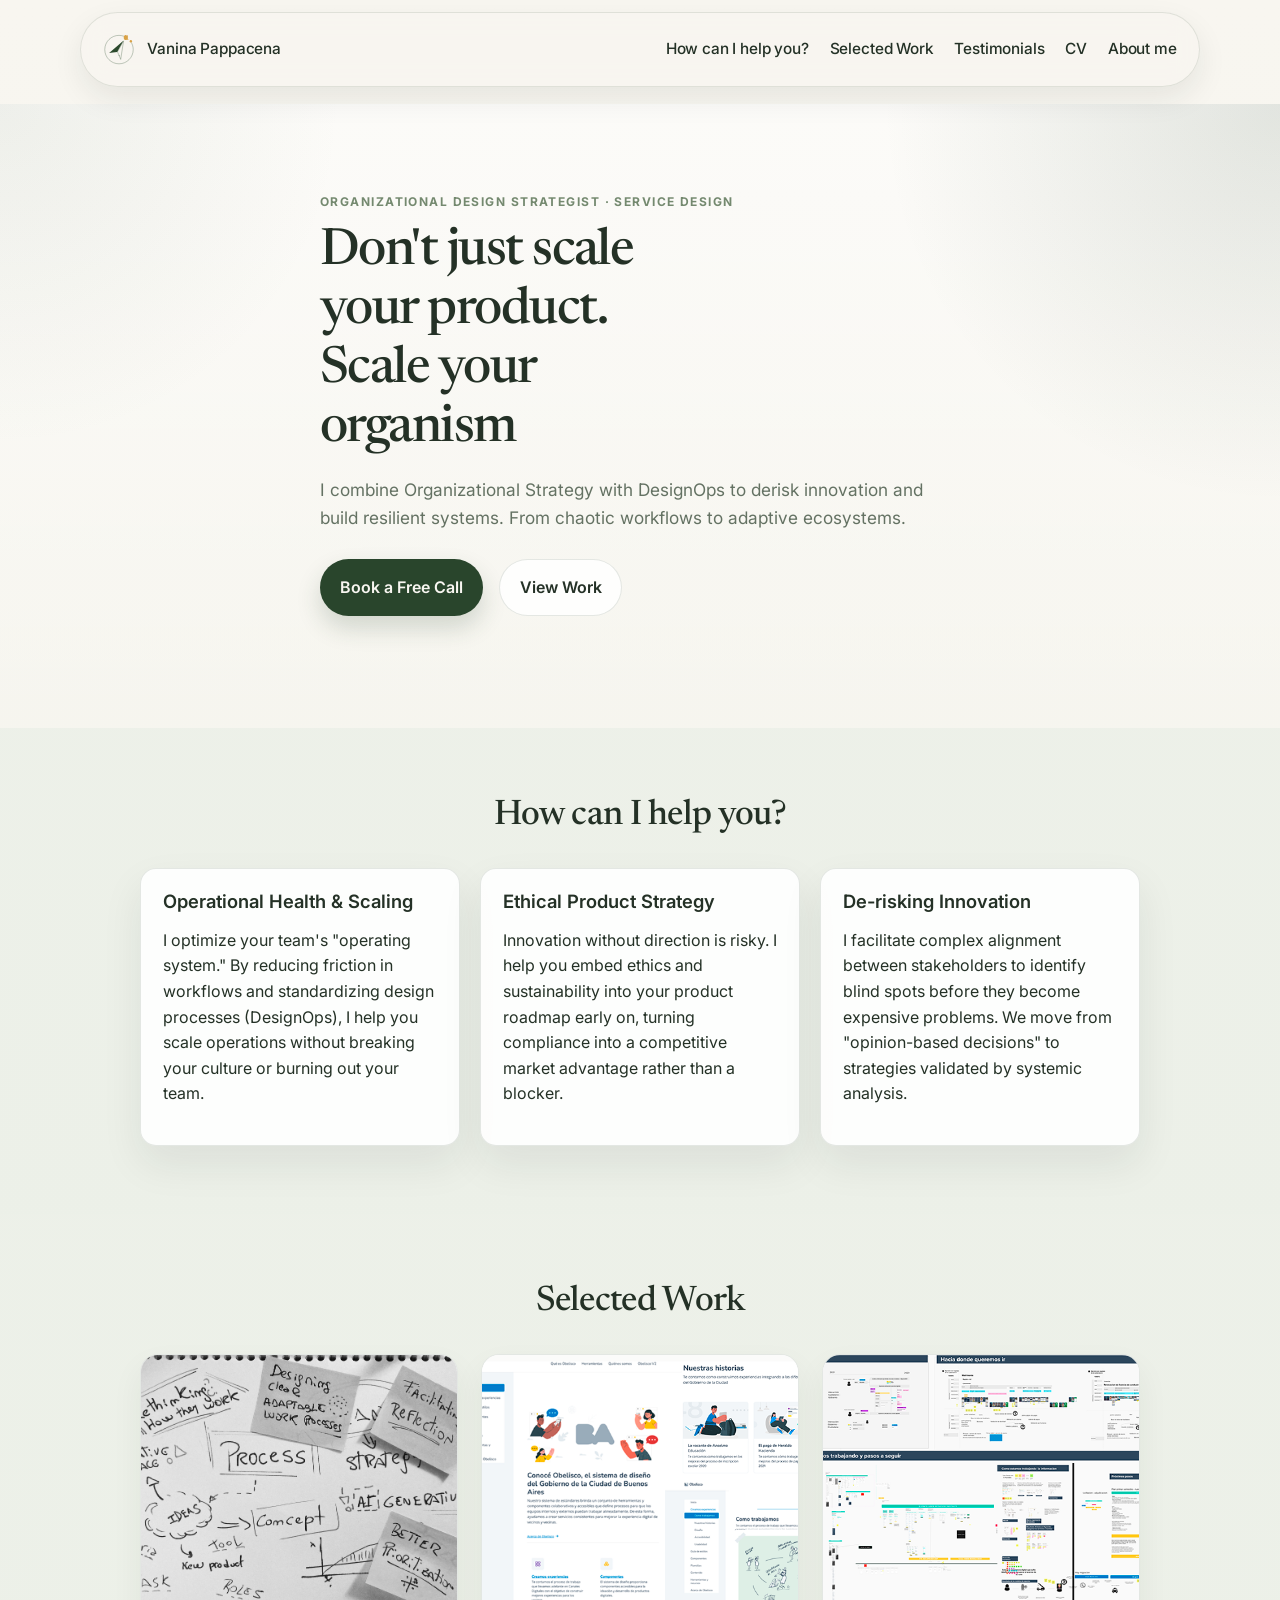
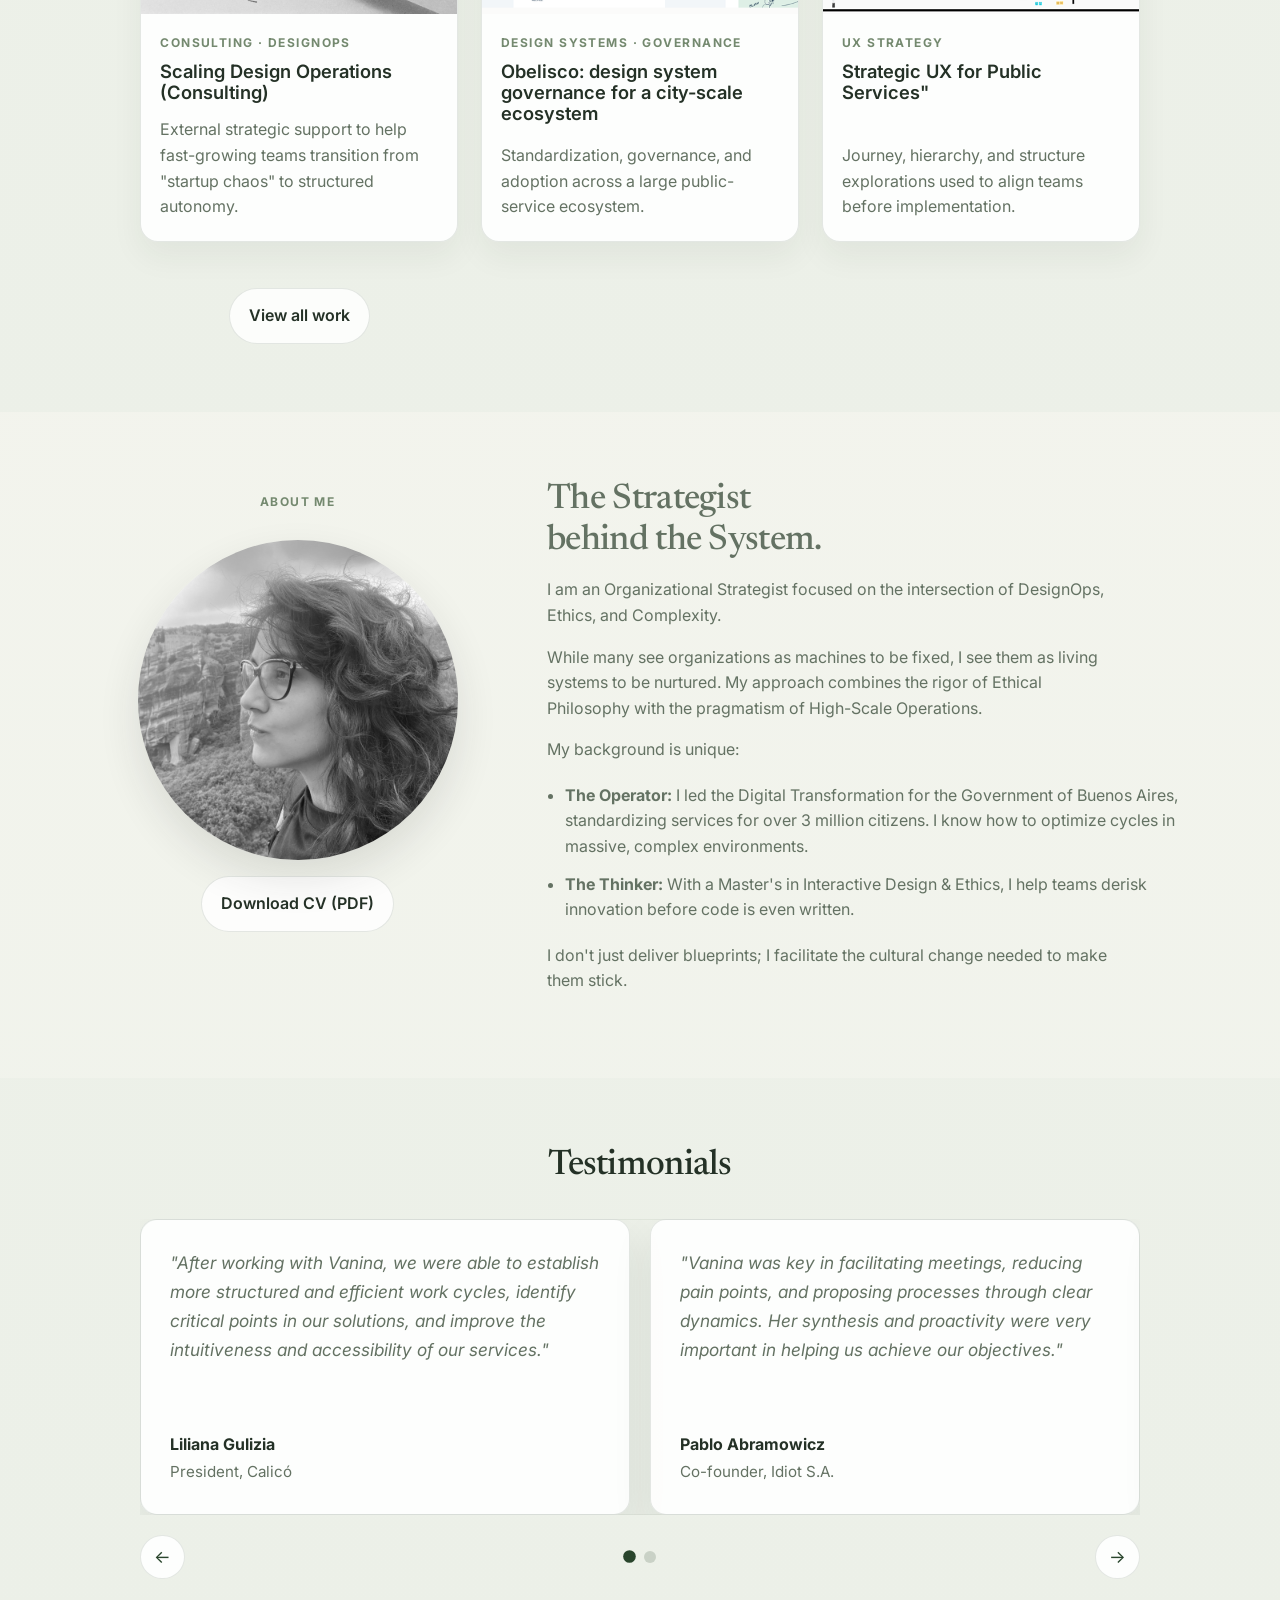
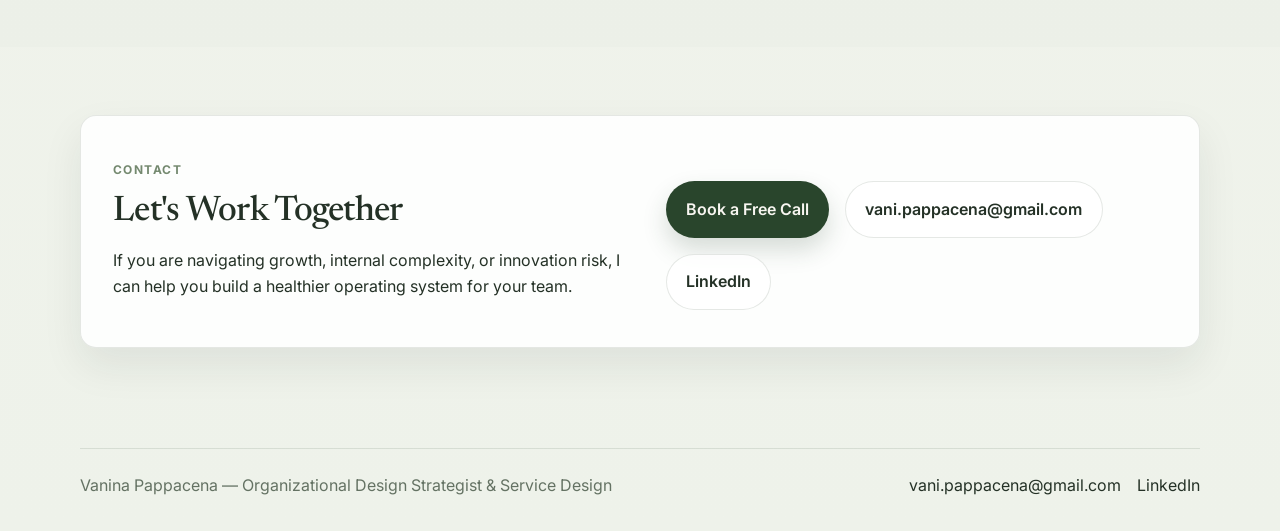
<file: index.html>
<!DOCTYPE html>
<html lang="en">
  <head>
    <meta charset="UTF-8" />
    <meta name="viewport" content="width=device-width, initial-scale=1.0" />
    <title>Vanina Pappacena | Organizational Design Strategist & Service Design</title>
    <meta
      name="description"
      content="Vanina Pappacena helps startups, digital teams, and mission-driven organizations reduce workflow friction, align stakeholders, and scale resilient operating systems through DesignOps, service design, and ethical product strategy."
    />
    <link rel="preconnect" href="https://fonts.googleapis.com" />
    <link rel="preconnect" href="https://fonts.gstatic.com" crossorigin />
    <link
      href="https://fonts.googleapis.com/css2?family=Inter:wght@400;500;600;700;800&family=Newsreader:opsz,wght@6..72,400;6..72,500;6..72,600&display=swap"
      rel="stylesheet"
    />
    <link rel="stylesheet" href="styles.css" />
    <link rel="icon" href="favicon.svg" type="image/svg+xml" />
  </head>
  <body>
    <a class="skip-link" href="#main">Skip to content</a>
    <header class="hero">
      <nav class="nav container">
        <a href="#top" class="brand" aria-label="Vanina Pappacena home">
          <span class="brand-mark" aria-hidden="true">
            <svg viewBox="0 0 26 27" xmlns="http://www.w3.org/2000/svg">
              <path d="M23.3946 8C24.4156 9.76504 25 11.8143 25 14C25 20.6274 19.6274 26 13 26C6.37258 26 1 20.6274 1 14C1 7.37258 6.37258 2 13 2C14.4025 2 15.7489 2.24062 17 2.68282" />
              <path d="M13.1991 19.167L14.4355 22.2803L16.8695 6.65194L11.7145 15.9192L13.1991 19.167Z" />
              <path d="M7.9419 16.3887L4.68591 16.9181L16.6733 6.60284L11.4561 15.9947L7.95185 16.3896L7.9419 16.3887Z" class="fill" />
              <path d="M18.597 6C18.2845 6 18.0086 5.92142 17.7692 5.76426C17.5299 5.60709 17.3419 5.37389 17.2051 5.06463C17.0684 4.75032 17 4.36248 17 3.90114C17 3.21166 17.1441 2.68441 17.4322 2.31939C17.7253 1.95437 18.1234 1.77186 18.6264 1.77186C18.812 1.77186 18.9805 1.79974 19.1318 1.85551C19.2833 1.90621 19.4176 1.97972 19.5348 2.07604C19.6569 2.1673 19.7594 2.2763 19.8425 2.40304L19.8718 2.40304L19.967 1.84791L20.4798 1.84791L20.4798 5.02661C20.4798 5.18378 20.5092 5.29531 20.5678 5.36121C20.6264 5.42205 20.6972 5.45247 20.7802 5.45247C20.8193 5.45247 20.8608 5.4474 20.9048 5.43726C20.9487 5.42712 20.9805 5.41952 21 5.41445L21 5.90114C20.9756 5.91635 20.9414 5.93156 20.8974 5.94676C20.8535 5.96198 20.8046 5.97465 20.751 5.98479C20.6972 5.99493 20.6434 6 20.5898 6C20.409 6 20.2576 5.95437 20.1355 5.86311C20.0183 5.77186 19.9329 5.60963 19.8791 5.37643L19.8278 5.37643C19.7497 5.4981 19.652 5.6071 19.5348 5.70342C19.4176 5.79468 19.2808 5.86819 19.1246 5.92395C18.9682 5.97465 18.7924 6 18.597 6Z" class="accent" />
              <circle cx="23" cy="7" r="1" class="accent" />
            </svg>
          </span>
          <span>Vanina Pappacena</span>
        </a>
        <button class="menu-toggle" aria-label="Toggle navigation" aria-expanded="false">
          <span></span><span></span><span></span>
        </button>
        <div class="nav-links">
          <a href="#services">How can I help you?</a>
          <a href="#work">Selected Work</a>
          <a href="#testimonials">Testimonials</a>
          <a href="cv.html">CV</a>
          <a href="#about">About me</a>
        </div>
      </nav>

      <div class="container hero-content" id="top">
        <p class="eyebrow">Organizational Design Strategist · Service Design</p>
        <h1>Don't just scale your product. Scale your organism</h1>
        <p class="lead">
          I combine Organizational Strategy with DesignOps to derisk innovation and build
          resilient systems. From chaotic workflows to adaptive ecosystems.
        </p>
        <div class="hero-actions">
          <a class="button primary" href="https://calendar.app.google/V6Ys1VDeQmLWU51MA" target="_blank" rel="noreferrer">Book a Free Call</a>
          <a class="button secondary" href="#work">View Work</a>
        </div>
      </div>
    </header>

    <main id="main">
      <section class="section section-alt" id="services">
        <div class="container">
          <div class="section-heading">
            <h2>How can I help you?</h2>
          </div>
          <div class="grid three-up">
            <article class="card service-card">
              <h3>Operational Health &amp; Scaling</h3>
              <p>
                I optimize your team's "operating system." By reducing friction in workflows and
                standardizing design processes (DesignOps), I help you scale operations without
                breaking your culture or burning out your team.
              </p>
            </article>
            <article class="card service-card">
              <h3>Ethical Product Strategy</h3>
              <p>
                Innovation without direction is risky. I help you embed ethics and sustainability into
                your product roadmap early on, turning compliance into a competitive market advantage
                rather than a blocker.
              </p>
            </article>
            <article class="card service-card">
              <h3>De-risking Innovation</h3>
              <p>
                I facilitate complex alignment between stakeholders to identify blind spots before they
                become expensive problems. We move from "opinion-based decisions" to strategies validated
                by systemic analysis.
              </p>
            </article>
          </div>
        </div>
      </section>

      <section class="section section-alt" id="work">
        <div class="container">
          <div class="section-heading">
            <h2>Selected Work</h2>
          </div>
           <div class="archive-case-grid">
          <a class="archive-case-card" href="cases/scaling-design-operations.html">
            <img class="archive-case-image" src="assets/images/cases/consulting-cover.png" alt="Scaling Design Operations" />
            <div class="archive-case-body">
              <p class="tag">Consulting · DesignOps</p>
              <h3>Scaling Design Operations (Consulting)</h3>
              <p>External strategic support to help fast-growing teams transition from "startup chaos" to structured autonomy.</p>
            </div>
          </a>
          <a class="archive-case-card" href="cases/obelisco-design-system.html">
            <img class="archive-case-image" src="assets/images/cases/system-overview.png" alt="Obelisco design system" />
            <div class="archive-case-body">
              <p class="tag">Design Systems · Governance</p>
              <h3>Obelisco: design system governance for a city-scale ecosystem</h3>
              <p>Standardization, governance, and adoption across a large public-service ecosystem.</p>
            </div>
          </a>
             <a class="archive-case-card" href="cases/ux-strategy.html">
            <img class="archive-case-image" src="assets/images/cases/ux-strategy-cover.png" alt="UX strategy" />
            <div class="archive-case-body">
              <p class="tag">UX Strategy </p>
              <h3>Strategic UX for Public Services"</h3>
              <p>Journey, hierarchy, and structure explorations used to align teams before implementation.</p>
            </div>
          </a>
          <div class="archive-cta">
            <a class="button secondary" href="work.html">View all work</a>
          </div>
        </div>
      </section>

      <section class="section container" id="about">
        <div class="about-layout">
          <div class="about-media">
            <p class="eyebrow">About me</p>
            <img class="profile-image" src="assets/images/profile-vanina.jpeg" alt="Portrait of Vanina Pappacena" />
            <a class="button secondary" href="assets/docs/vanina-pappacena-cv.pdf" download>Download CV (PDF)</a>
          </div>
          <div class="about-copy">
            <h2>The Strategist behind the System.</h2>
            <p>
              I am an Organizational Strategist focused on the intersection of DesignOps, Ethics, and Complexity.
            </p>
            <p>
              While many see organizations as machines to be fixed, I see them as living systems to be nurtured.
              My approach combines the rigor of Ethical Philosophy with the pragmatism of High-Scale Operations.
            </p>
            <p>My background is unique:</p>
            <ul class="about-points">
              <li><strong>The Operator:</strong> I led the Digital Transformation for the Government of Buenos Aires, standardizing services for over 3 million citizens. I know how to optimize cycles in massive, complex environments.</li>
              <li><strong>The Thinker:</strong> With a Master's in Interactive Design &amp; Ethics, I help teams derisk innovation before code is even written.</li>
            </ul>
            <p>
              I don't just deliver blueprints; I facilitate the cultural change needed to make them stick.
            </p>
          </div>
        </div>
      </section>

      <section class="section section-alt" id="testimonials">
        <div class="container">
          <div class="section-heading">
            <h2>Testimonials</h2>
          </div>
          <div class="testimonials-carousel" data-testimonials-carousel aria-label="Client testimonials">
            <div class="testimonials-viewport" data-testimonials-viewport tabindex="0">
              <div class="testimonials-track">
                <article class="testimonial-card">
                  <p>
                    "After working with Vanina, we were able to establish more structured and efficient work cycles,
                    identify critical points in our solutions, and improve the intuitiveness and accessibility of our services."
                  </p>
                  <div class="testimonial-meta">
                    <strong>Liliana Gulizia</strong>
                    <span>President, Calicó</span>
                  </div>
                </article>

                <article class="testimonial-card">
                  <p>
                    "Vanina was key in facilitating meetings, reducing pain points, and proposing processes through clear dynamics.
                    Her synthesis and proactivity were very important in helping us achieve our objectives."
                  </p>
                  <div class="testimonial-meta">
                    <strong>Pablo Abramowicz</strong>
                    <span>Co-founder, Idiot S.A.</span>
                  </div>
                </article>

                <article class="testimonial-card">
                  <p>
                    "Vanina brings strong systematization, documentation, creativity, empathy, and professionalism.
                    She is deeply committed to understanding the organizations she supports and always adds value."
                  </p>
                  <div class="testimonial-meta">
                    <strong>Florencia Castagnino, Santiago Lombardi, Ernesto Kern</strong>
                    <span>Co-founders, Bleett</span>
                  </div>
                </article>

                <article class="testimonial-card">
                  <p>
                    "Working with Vanina was a valuable experience for our company. She helped us recognize and express
                    the qualities that represent us, while guiding a collective learning process that was key to the project's success."
                  </p>
                  <div class="testimonial-meta">
                    <strong>Laura Contreras</strong>
                    <span>Planning, project management and evaluation consultant</span>
                  </div>
                </article>
              </div>
            </div>

            <div class="testimonial-controls" aria-label="Testimonial navigation">
              <button class="testimonial-arrow" type="button" data-testimonial-prev aria-label="Previous testimonial">←</button>
              <div class="testimonial-dots" data-testimonial-dots></div>
              <button class="testimonial-arrow" type="button" data-testimonial-next aria-label="Next testimonial">→</button>
            </div>
          </div>
        </div>
      </section>

      <section class="section container" id="contact">
        <div class="contact-box">
          <div>
            <p class="eyebrow">Contact</p>
            <h2>Let's Work Together</h2>
            <p>
              If you are navigating growth, internal complexity, or innovation risk, I can help you build
              a healthier operating system for your team.
            </p>
          </div>
          <div class="contact-actions">
            <a class="button primary" href="https://calendar.app.google/V6Ys1VDeQmLWU51MA" target="_blank" rel="noreferrer">Book a Free Call</a>
            <a class="button secondary" href="mailto:vani.pappacena@gmail.com">vani.pappacena@gmail.com</a>
            <a class="button secondary" href="https://www.linkedin.com/in/vanina-pappacena/" target="_blank" rel="noreferrer">LinkedIn</a>
          </div>
        </div>
      </section>
    </main>

    <footer class="site-footer">
      <div class="container footer-content">
        <p>Vanina Pappacena — Organizational Design Strategist &amp; Service Design</p>
        <div class="footer-links">
          <a href="mailto:vani.pappacena@gmail.com">vani.pappacena@gmail.com</a>
          <a href="https://www.linkedin.com/in/vanina-pappacena/" target="_blank" rel="noreferrer">LinkedIn</a>
        </div>
      </div>
    </footer>

    <script>
      (() => {
        const carousel = document.querySelector("[data-testimonials-carousel]");

        if (!carousel) {
          return;
        }

        const viewport = carousel.querySelector("[data-testimonials-viewport]");
        const track = carousel.querySelector(".testimonials-track");
        const slides = Array.from(carousel.querySelectorAll(".testimonial-card"));
        const previousButton = carousel.querySelector("[data-testimonial-prev]");
        const nextButton = carousel.querySelector("[data-testimonial-next]");
        const dotsContainer = carousel.querySelector("[data-testimonial-dots]");
        const prefersReducedMotion = window.matchMedia("(prefers-reduced-motion: reduce)");
        const desktopViewport = window.matchMedia("(min-width: 901px)");
        let currentPage = 0;
        let intervalId;
        let scrollFrame;
        let dots = [];

        if (!viewport || !track || !slides.length || !previousButton || !nextButton || !dotsContainer) {
          return;
        }

        const getVisibleCount = () => (desktopViewport.matches ? 2 : 1);

        const getPageCount = () => Math.ceil(slides.length / getVisibleCount());

        const getPageStartIndex = (page) => page * getVisibleCount();

        const renderDots = () => {
          dotsContainer.innerHTML = "";
          dots = Array.from({ length: getPageCount() }, (_, index) => {
            const button = document.createElement("button");
            button.type = "button";
            button.className = "testimonial-dot";
            button.setAttribute("aria-label", `Go to testimonial group ${index + 1}`);
            button.addEventListener("click", () => {
              goToPage(index);
            });
            dotsContainer.appendChild(button);
            return button;
          });
        };

        const updateSlider = () => {
          const pageCount = getPageCount();
          currentPage = Math.max(0, Math.min(currentPage, pageCount - 1));

          slides.forEach((slide, index) => {
            const page = Math.floor(index / getVisibleCount());
            slide.setAttribute("aria-hidden", page === currentPage ? "false" : "true");
          });

          dots.forEach((dot, index) => {
            const isActive = index === currentPage;
            dot.classList.toggle("is-active", isActive);
            dot.setAttribute("aria-current", isActive ? "true" : "false");
          });
        };

        const goToPage = (page, restart = true) => {
          const pageCount = getPageCount();
          currentPage = (page + pageCount) % pageCount;
          const targetSlide = slides[getPageStartIndex(currentPage)];

          if (!targetSlide) {
            return;
          }

          viewport.scrollTo({
            left: targetSlide.offsetLeft,
            behavior: prefersReducedMotion.matches ? "auto" : "smooth"
          });

          updateSlider();

          if (restart) {
            restartAutoPlay();
          }
        };

        const stopAutoPlay = () => {
          if (intervalId) {
            window.clearInterval(intervalId);
            intervalId = undefined;
          }
        };

        const startAutoPlay = () => {
          if (prefersReducedMotion.matches || getPageCount() < 2) {
            return;
          }

          stopAutoPlay();
          intervalId = window.setInterval(() => {
            goToPage(currentPage + 1, false);
          }, 4200);
        };

        const restartAutoPlay = () => {
          stopAutoPlay();
          startAutoPlay();
        };

        previousButton.addEventListener("click", () => {
          goToPage(currentPage - 1);
        });

        nextButton.addEventListener("click", () => {
          goToPage(currentPage + 1);
        });

        carousel.addEventListener("mouseenter", stopAutoPlay);
        carousel.addEventListener("mouseleave", startAutoPlay);
        carousel.addEventListener("focusin", stopAutoPlay);
        carousel.addEventListener("focusout", () => {
          if (!carousel.contains(document.activeElement)) {
            startAutoPlay();
          }
        });

        carousel.addEventListener("keydown", (event) => {
          if (event.key === "ArrowLeft") {
            event.preventDefault();
            goToPage(currentPage - 1);
          }

          if (event.key === "ArrowRight") {
            event.preventDefault();
            goToPage(currentPage + 1);
          }
        });

        viewport.addEventListener("scroll", () => {
          if (scrollFrame) {
            cancelAnimationFrame(scrollFrame);
          }

          scrollFrame = requestAnimationFrame(() => {
            let closestIndex = 0;
            let closestDistance = Number.POSITIVE_INFINITY;

            slides.forEach((slide, index) => {
              const distance = Math.abs(slide.offsetLeft - viewport.scrollLeft);
              if (distance < closestDistance) {
                closestDistance = distance;
                closestIndex = index;
              }
            });

            currentPage = Math.floor(closestIndex / getVisibleCount());
            updateSlider();
          });
        });

        const handleMotionChange = () => {
          stopAutoPlay();
          startAutoPlay();
        };

        const handleViewportChange = () => {
          renderDots();
          updateSlider();
          goToPage(Math.min(currentPage, getPageCount() - 1), false);
          startAutoPlay();
        };

        document.addEventListener("visibilitychange", () => {
          if (document.hidden) {
            stopAutoPlay();
          } else {
            startAutoPlay();
          }
        });

        prefersReducedMotion.addEventListener("change", handleMotionChange);
        desktopViewport.addEventListener("change", handleViewportChange);

        renderDots();
        updateSlider();
        goToPage(0, false);
        startAutoPlay();
      })();
    </script>
    <script src="assets/js/nav.js"></script>
  </body>
</html>
</file>
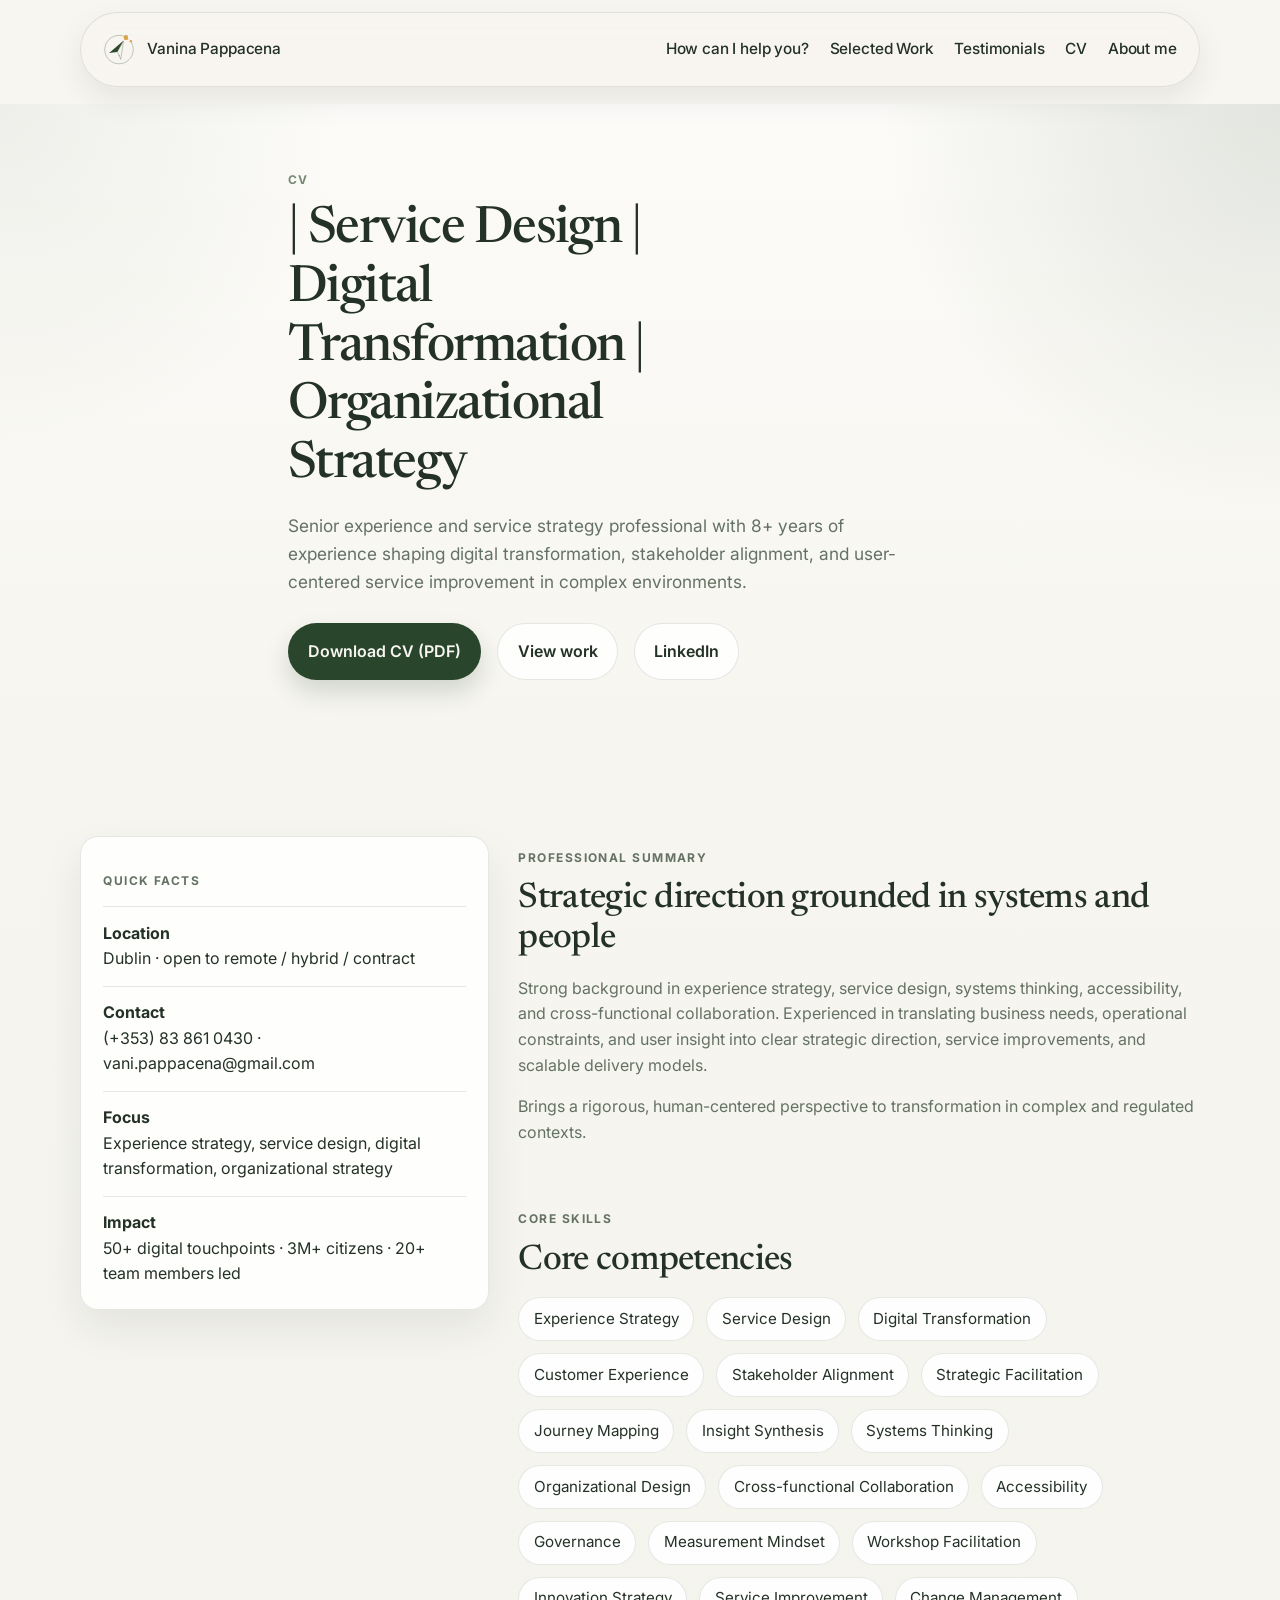
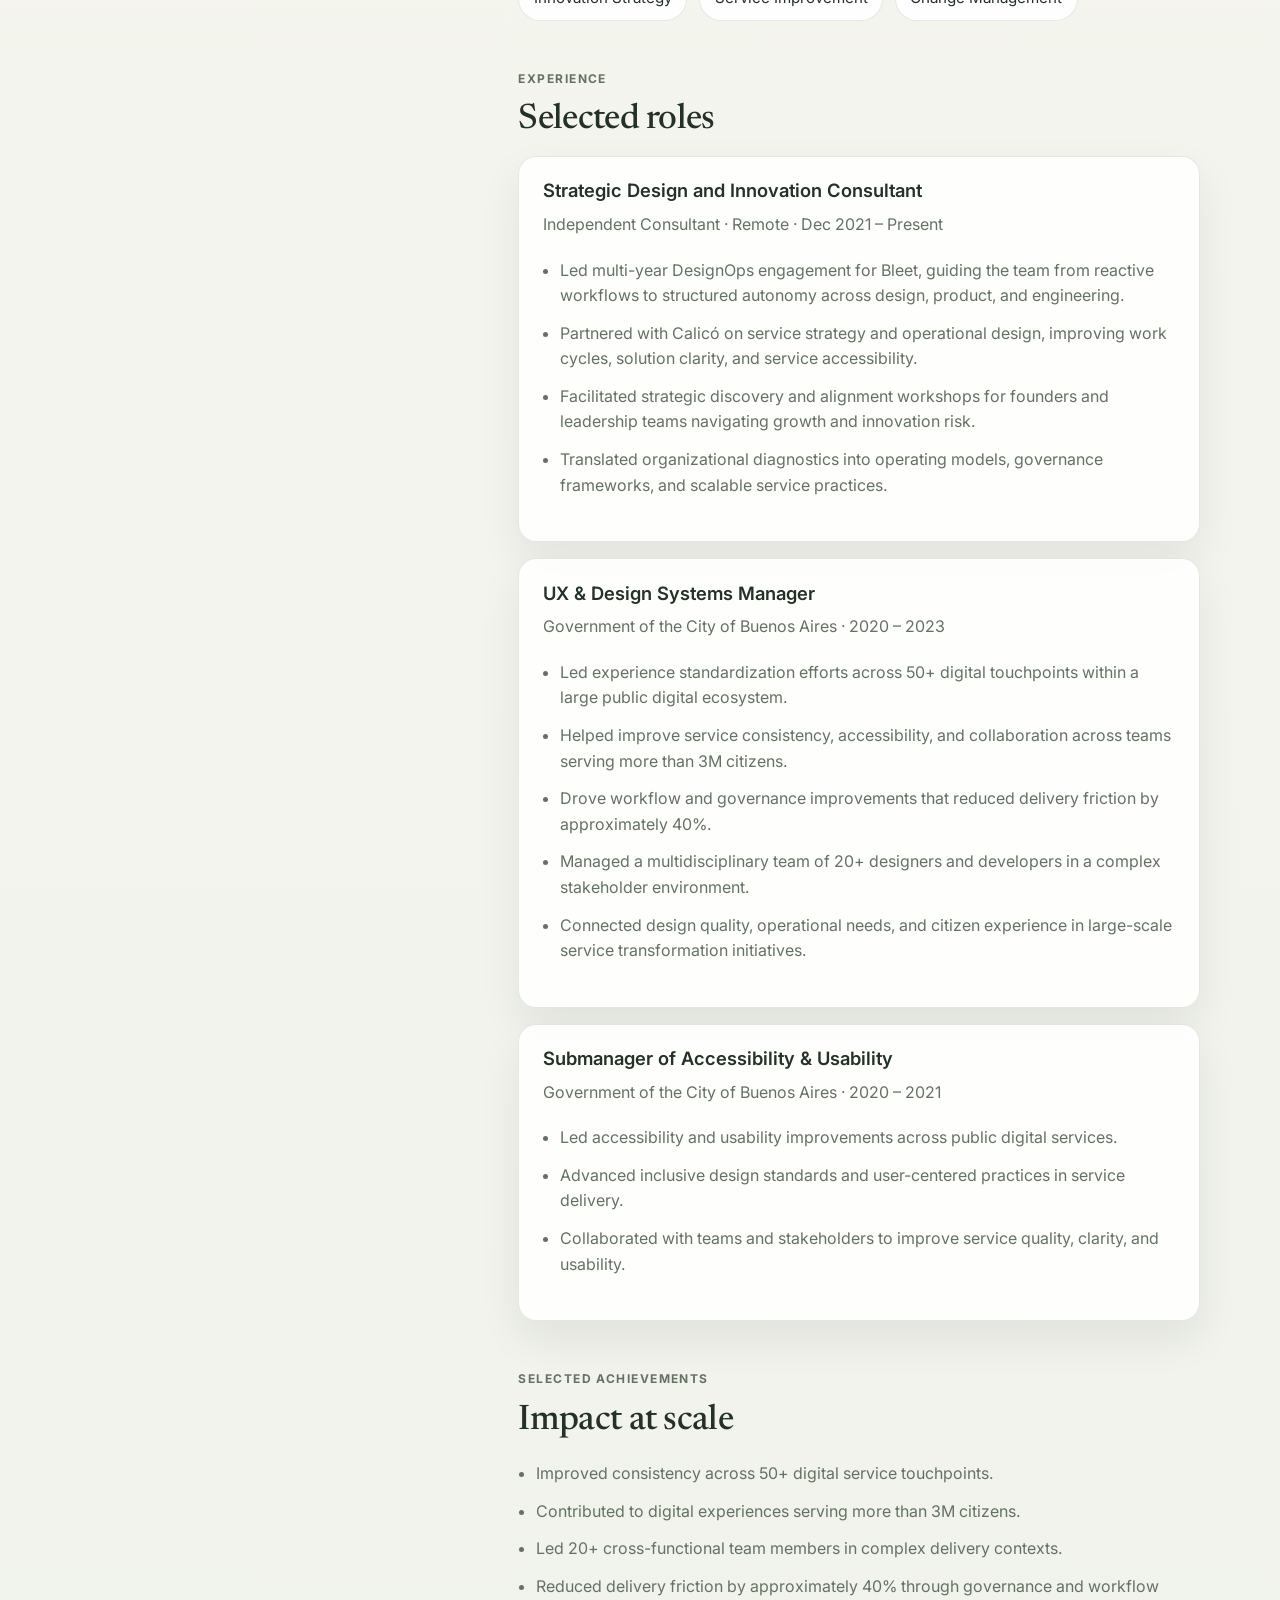
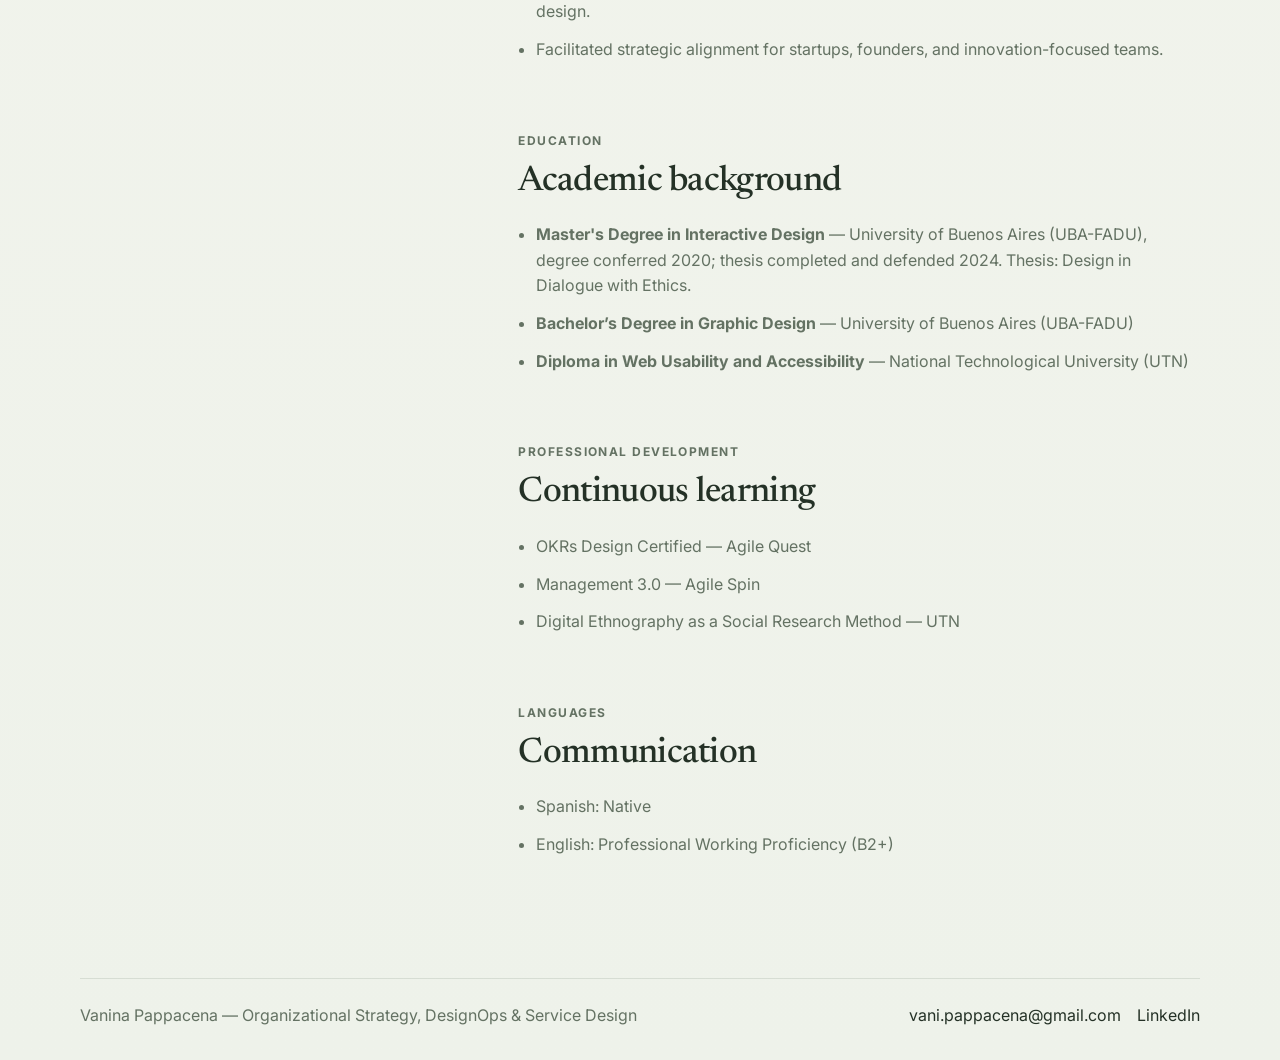
<file: cv.html>
<!DOCTYPE html>
<html lang="en">
  <head>
    <meta charset="UTF-8" />
    <meta name="viewport" content="width=device-width, initial-scale=1.0" />
    <title>CV | Vanina Pappacena</title>
    <meta
      name="description"
      content="Professional profile and CV overview for Vanina Pappacena, focused on organizational strategy, DesignOps, and service design."
    />
    <link rel="preconnect" href="https://fonts.googleapis.com" />
    <link rel="preconnect" href="https://fonts.gstatic.com" crossorigin />
    <link
      href="https://fonts.googleapis.com/css2?family=Inter:wght@400;500;600;700;800&family=Newsreader:opsz,wght@6..72,400;6..72,500;6..72,600&display=swap"
      rel="stylesheet"
    />
    <link rel="stylesheet" href="styles.css" />
  </head>
  <body>
    <a class="skip-link" href="#main">Skip to content</a>
    <header class="hero archive-page">
      <nav class="nav container">
        <a href="index.html" class="brand" aria-label="Vanina Pappacena home">
          <span class="brand-mark" aria-hidden="true">
            <svg viewBox="0 0 26 27" xmlns="http://www.w3.org/2000/svg">
              <path d="M23.3946 8C24.4156 9.76504 25 11.8143 25 14C25 20.6274 19.6274 26 13 26C6.37258 26 1 20.6274 1 14C1 7.37258 6.37258 2 13 2C14.4025 2 15.7489 2.24062 17 2.68282" />
              <path d="M13.1991 19.167L14.4355 22.2803L16.8695 6.65194L11.7145 15.9192L13.1991 19.167Z" />
              <path d="M7.9419 16.3887L4.68591 16.9181L16.6733 6.60284L11.4561 15.9947L7.95185 16.3896L7.9419 16.3887Z" class="fill" />
              <path d="M18.597 6C18.2845 6 18.0086 5.92142 17.7692 5.76426C17.5299 5.60709 17.3419 5.37389 17.2051 5.06463C17.0684 4.75032 17 4.36248 17 3.90114C17 3.21166 17.1441 2.68441 17.4322 2.31939C17.7253 1.95437 18.1234 1.77186 18.6264 1.77186C18.812 1.77186 18.9805 1.79974 19.1318 1.85551C19.2833 1.90621 19.4176 1.97972 19.5348 2.07604C19.6569 2.1673 19.7594 2.2763 19.8425 2.40304L19.8718 2.40304L19.967 1.84791L20.4798 1.84791L20.4798 5.02661C20.4798 5.18378 20.5092 5.29531 20.5678 5.36121C20.6264 5.42205 20.6972 5.45247 20.7802 5.45247C20.8193 5.45247 20.8608 5.4474 20.9048 5.43726C20.9487 5.42712 20.9805 5.41952 21 5.41445L21 5.90114C20.9756 5.91635 20.9414 5.93156 20.8974 5.94676C20.8535 5.96198 20.8046 5.97465 20.751 5.98479C20.6972 5.99493 20.6434 6 20.5898 6C20.409 6 20.2576 5.95437 20.1355 5.86311C20.0183 5.77186 19.9329 5.60963 19.8791 5.37643L19.8278 5.37643C19.7497 5.4981 19.652 5.6071 19.5348 5.70342C19.4176 5.79468 19.2808 5.86819 19.1246 5.92395C18.9682 5.97465 18.7924 6 18.597 6Z" class="accent" />
              <circle cx="23" cy="7" r="1" class="accent" />
            </svg>
          </span>
          <span>Vanina Pappacena</span>
        </a>
        <div class="nav-links">
          <a href="index.html#services">How can I help you?</a>
          <a href="work.html">Selected Work</a>
          <a href="index.html#testimonials">Testimonials</a>
          <a href="cv.html">CV</a>
          <a href="index.html#about">About me</a>
        </div>
      </nav>
      <div class="container page-intro" id="main">
        <p class="eyebrow">CV</p>
        <h1> | Service Design | Digital Transformation | Organizational Strategy</h1>
        <p class="lead">
          Senior experience and service strategy professional with 8+ years of experience shaping digital
          transformation, stakeholder alignment, and user-centered service improvement in complex environments.
        </p>
        <div class="hero-actions">
          <a class="button primary" href="assets/docs/CV-Vanina-Pappacena_ESD.pdf" download>Download CV (PDF)</a>
          <a class="button secondary" href="work.html">View work</a>
          <a class="button secondary" href="https://www.linkedin.com/in/vanina-pappacena/" target="_blank" rel="noreferrer">LinkedIn</a>
        </div>
      </div>
    </header>

    <main>
      <section class="section container cv-layout">
        <aside class="case-summary">
          <p class="eyebrow">Quick facts</p>
          <ul class="metric-list">
            <li><strong>Location</strong><span>Dublin · open to remote / hybrid / contract</span></li>
            <li><strong>Contact</strong><span>(+353) 83 861 0430 · vani.pappacena@gmail.com</span></li>
            <li><strong>Focus</strong><span>Experience strategy, service design, digital transformation, organizational strategy</span></li>
            <li><strong>Impact</strong><span>50+ digital touchpoints · 3M+ citizens · 20+ team members led</span></li>
          </ul>
        </aside>

        <div class="cv-content">
          <section class="case-section">
            <p class="eyebrow">Professional summary</p>
            <h2>Strategic direction grounded in systems and people</h2>
            <p>
              Strong background in experience strategy, service design, systems thinking, accessibility, and cross-functional collaboration.
              Experienced in translating business needs, operational constraints, and user insight into clear strategic direction,
              service improvements, and scalable delivery models.
            </p>
            <p>
              Brings a rigorous, human-centered perspective to transformation in complex and regulated contexts.
            </p>
          </section>

          <section class="case-section">
            <p class="eyebrow">Core skills</p>
            <h2>Core competencies</h2>
            <div class="chip-grid">
              <span class="chip">Experience Strategy</span>
              <span class="chip">Service Design</span>
              <span class="chip">Digital Transformation</span>
              <span class="chip">Customer Experience</span>
              <span class="chip">Stakeholder Alignment</span>
              <span class="chip">Strategic Facilitation</span>
              <span class="chip">Journey Mapping</span>
              <span class="chip">Insight Synthesis</span>
              <span class="chip">Systems Thinking</span>
              <span class="chip">Organizational Design</span>
              <span class="chip">Cross-functional Collaboration</span>
              <span class="chip">Accessibility</span>
              <span class="chip">Governance</span>
              <span class="chip">Measurement Mindset</span>
              <span class="chip">Workshop Facilitation</span>
              <span class="chip">Innovation Strategy</span>
              <span class="chip">Service Improvement</span>
              <span class="chip">Change Management</span>
            </div>
          </section>

          <section class="case-section">
            <p class="eyebrow">Experience</p>
            <h2>Selected roles</h2>
            <div class="timeline">
              <article class="timeline-item">
                <h3>Strategic Design and Innovation Consultant</h3>
                <p class="timeline-meta">Independent Consultant · Remote · Dec 2021 – Present</p>
                <ul class="about-points">
                  <li>Led multi-year DesignOps engagement for Bleet, guiding the team from reactive workflows to structured autonomy across design, product, and engineering.</li>
                  <li>Partnered with Calicó on service strategy and operational design, improving work cycles, solution clarity, and service accessibility.</li>
                  <li>Facilitated strategic discovery and alignment workshops for founders and leadership teams navigating growth and innovation risk.</li>
                  <li>Translated organizational diagnostics into operating models, governance frameworks, and scalable service practices.</li>
                </ul>
              </article>
              <article class="timeline-item">
                <h3>UX &amp; Design Systems Manager</h3>
                <p class="timeline-meta">Government of the City of Buenos Aires · 2020 – 2023</p>
                <ul class="about-points">
                  <li>Led experience standardization efforts across 50+ digital touchpoints within a large public digital ecosystem.</li>
                  <li>Helped improve service consistency, accessibility, and collaboration across teams serving more than 3M citizens.</li>
                  <li>Drove workflow and governance improvements that reduced delivery friction by approximately 40%.</li>
                  <li>Managed a multidisciplinary team of 20+ designers and developers in a complex stakeholder environment.</li>
                  <li>Connected design quality, operational needs, and citizen experience in large-scale service transformation initiatives.</li>
                </ul>
              </article>
              <article class="timeline-item">
                <h3>Submanager of Accessibility &amp; Usability</h3>
                <p class="timeline-meta">Government of the City of Buenos Aires · 2020 – 2021</p>
                <ul class="about-points">
                  <li>Led accessibility and usability improvements across public digital services.</li>
                  <li>Advanced inclusive design standards and user-centered practices in service delivery.</li>
                  <li>Collaborated with teams and stakeholders to improve service quality, clarity, and usability.</li>
                </ul>
              </article>
            </div>
          </section>

          <section class="case-section">
            <p class="eyebrow">Selected achievements</p>
            <h2>Impact at scale</h2>
            <ul class="about-points">
              <li>Improved consistency across 50+ digital service touchpoints.</li>
              <li>Contributed to digital experiences serving more than 3M citizens.</li>
              <li>Led 20+ cross-functional team members in complex delivery contexts.</li>
              <li>Reduced delivery friction by approximately 40% through governance and workflow design.</li>
              <li>Facilitated strategic alignment for startups, founders, and innovation-focused teams.</li>
            </ul>
          </section>

          <section class="case-section">
            <p class="eyebrow">Education</p>
            <h2>Academic background</h2>
            <ul class="about-points">
              <li><strong>Master's Degree in Interactive Design</strong> — University of Buenos Aires (UBA-FADU), degree conferred 2020; thesis completed and defended 2024. Thesis: Design in Dialogue with Ethics.</li>
              <li><strong>Bachelor’s Degree in Graphic Design</strong> — University of Buenos Aires (UBA-FADU)</li>
              <li><strong>Diploma in Web Usability and Accessibility</strong> — National Technological University (UTN)</li>
            </ul>
          </section>

          <section class="case-section">
            <p class="eyebrow">Professional development</p>
            <h2>Continuous learning</h2>
            <ul class="about-points">
              <li>OKRs Design Certified — Agile Quest</li>
              <li>Management 3.0 — Agile Spin</li>
              <li>Digital Ethnography as a Social Research Method — UTN</li>
            </ul>
          </section>

          <section class="case-section">
            <p class="eyebrow">Languages</p>
            <h2>Communication</h2>
            <ul class="about-points">
              <li>Spanish: Native</li>
              <li>English: Professional Working Proficiency (B2+)</li>
            </ul>
          </section>
        </div>
      </section>
    </main>

    <footer class="site-footer">
      <div class="container footer-content">
        <p>Vanina Pappacena — Organizational Strategy, DesignOps &amp; Service Design</p>
        <div class="footer-links">
          <a href="mailto:vani.pappacena@gmail.com">vani.pappacena@gmail.com</a>
          <a href="https://www.linkedin.com/in/vanina-pappacena/" target="_blank" rel="noreferrer">LinkedIn</a>
        </div>
      </div>
    </footer>
  </body>
</html>
</file>
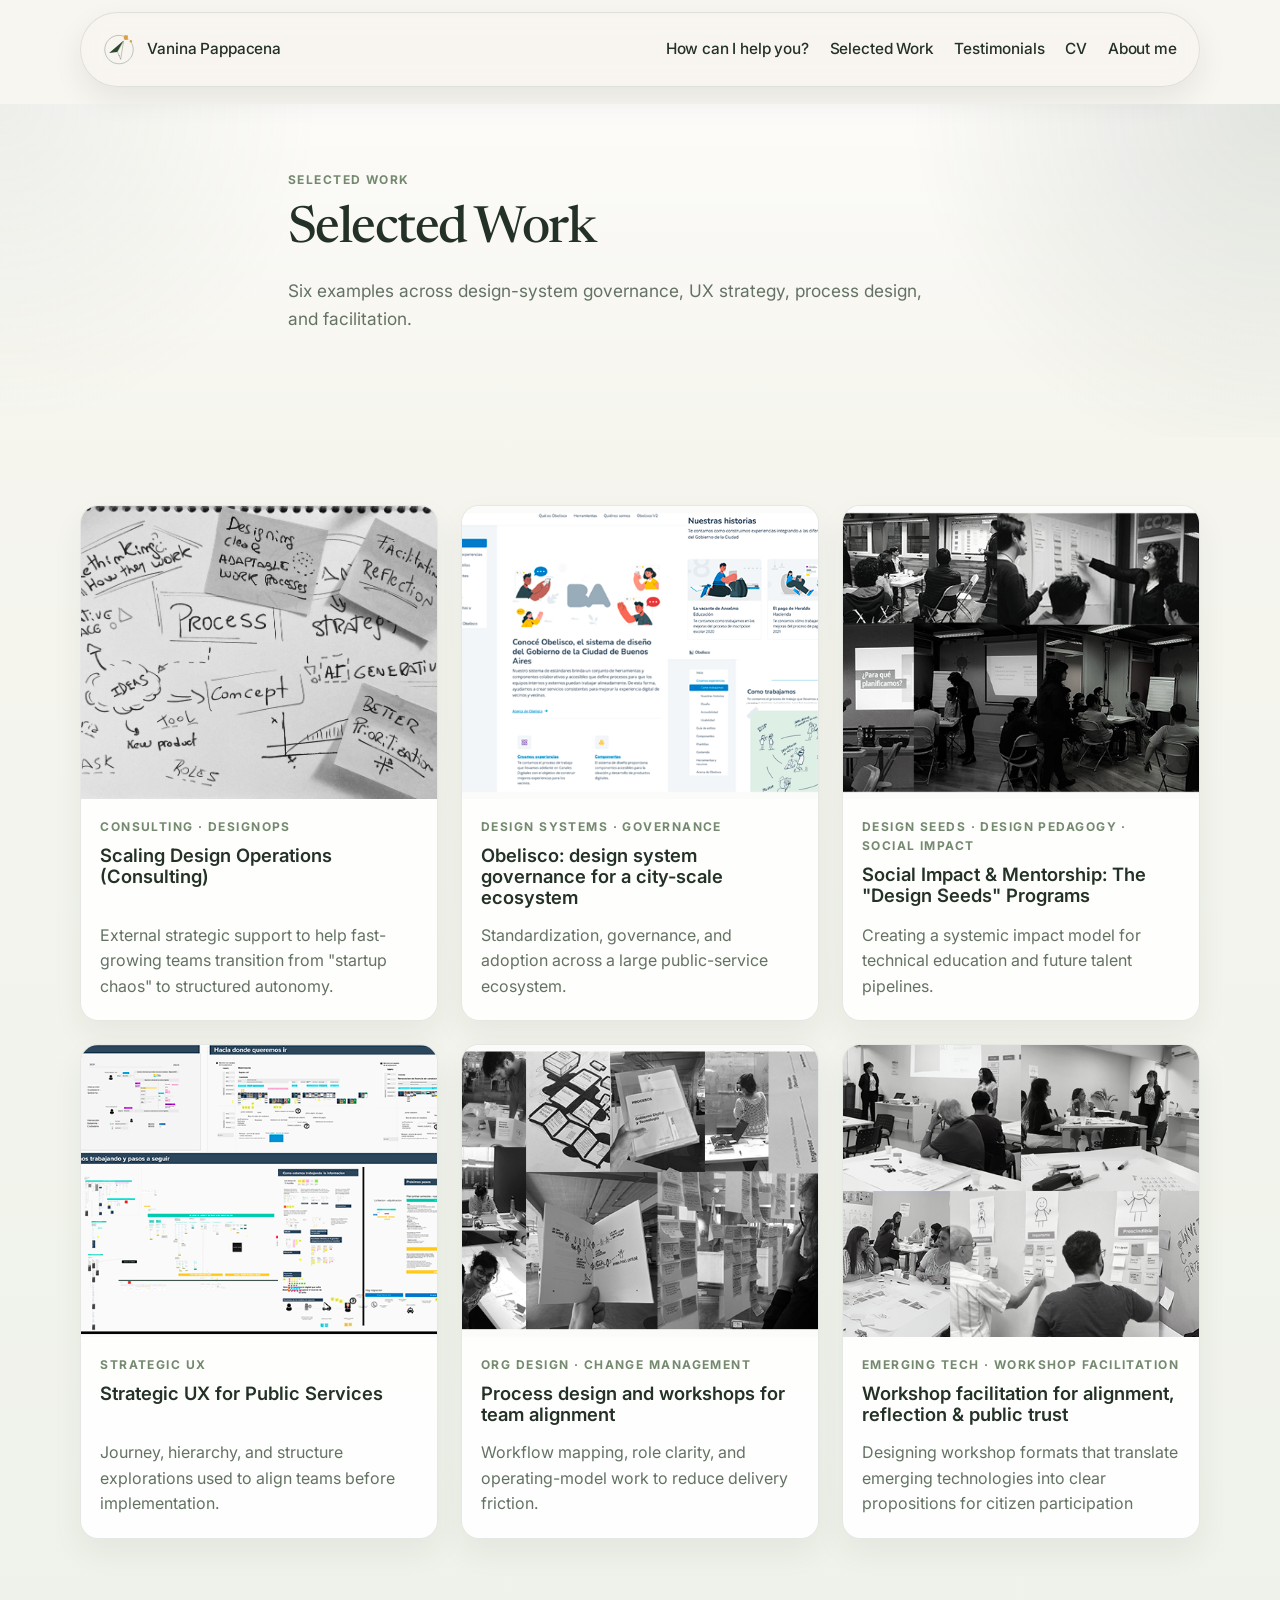
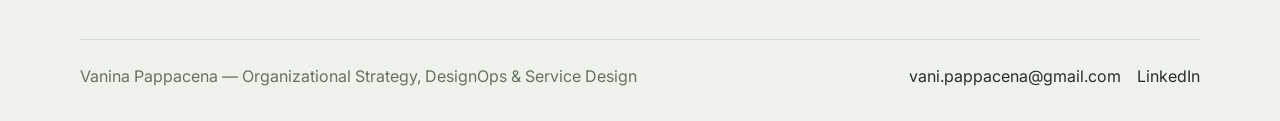
<file: work.html>
<!DOCTYPE html>
<html lang="en">
  <head>
    <meta charset="UTF-8" />
    <meta name="viewport" content="width=device-width, initial-scale=1.0" />
    <title>Selected Work | Vanina Pappacena</title>
    <meta
      name="description"
      content="Selected case studies by Vanina Pappacena across design systems, UX strategy, process design, and facilitation."
    />
    <link rel="preconnect" href="https://fonts.googleapis.com" />
    <link rel="preconnect" href="https://fonts.gstatic.com" crossorigin />
    <link
      href="https://fonts.googleapis.com/css2?family=Inter:wght@400;500;600;700;800&family=Newsreader:opsz,wght@6..72,400;6..72,500;6..72,600&display=swap"
      rel="stylesheet"
    />
    <link rel="stylesheet" href="styles.css" />
  </head>
  <body>
    <a class="skip-link" href="#main">Skip to content</a>
    <header class="hero archive-page">
      <nav class="nav container">
        <a href="index.html" class="brand" aria-label="Vanina Pappacena home">
          <span class="brand-mark" aria-hidden="true">
            <svg viewBox="0 0 26 27" xmlns="http://www.w3.org/2000/svg">
              <path d="M23.3946 8C24.4156 9.76504 25 11.8143 25 14C25 20.6274 19.6274 26 13 26C6.37258 26 1 20.6274 1 14C1 7.37258 6.37258 2 13 2C14.4025 2 15.7489 2.24062 17 2.68282" />
              <path d="M13.1991 19.167L14.4355 22.2803L16.8695 6.65194L11.7145 15.9192L13.1991 19.167Z" />
              <path d="M7.9419 16.3887L4.68591 16.9181L16.6733 6.60284L11.4561 15.9947L7.95185 16.3896L7.9419 16.3887Z" class="fill" />
              <path d="M18.597 6C18.2845 6 18.0086 5.92142 17.7692 5.76426C17.5299 5.60709 17.3419 5.37389 17.2051 5.06463C17.0684 4.75032 17 4.36248 17 3.90114C17 3.21166 17.1441 2.68441 17.4322 2.31939C17.7253 1.95437 18.1234 1.77186 18.6264 1.77186C18.812 1.77186 18.9805 1.79974 19.1318 1.85551C19.2833 1.90621 19.4176 1.97972 19.5348 2.07604C19.6569 2.1673 19.7594 2.2763 19.8425 2.40304L19.8718 2.40304L19.967 1.84791L20.4798 1.84791L20.4798 5.02661C20.4798 5.18378 20.5092 5.29531 20.5678 5.36121C20.6264 5.42205 20.6972 5.45247 20.7802 5.45247C20.8193 5.45247 20.8608 5.4474 20.9048 5.43726C20.9487 5.42712 20.9805 5.41952 21 5.41445L21 5.90114C20.9756 5.91635 20.9414 5.93156 20.8974 5.94676C20.8535 5.96198 20.8046 5.97465 20.751 5.98479C20.6972 5.99493 20.6434 6 20.5898 6C20.409 6 20.2576 5.95437 20.1355 5.86311C20.0183 5.77186 19.9329 5.60963 19.8791 5.37643L19.8278 5.37643C19.7497 5.4981 19.652 5.6071 19.5348 5.70342C19.4176 5.79468 19.2808 5.86819 19.1246 5.92395C18.9682 5.97465 18.7924 6 18.597 6Z" class="accent" />
              <circle cx="23" cy="7" r="1" class="accent" />
            </svg>
          </span>
          <span>Vanina Pappacena</span>
        </a>
        <div class="nav-links">
          <a href="index.html#services">How can I help you?</a>
          <a href="work.html">Selected Work</a>
          <a href="index.html#testimonials">Testimonials</a>
          <a href="cv.html">CV</a>
          <a href="index.html#about">About me</a>
        </div>
      </nav>
      <div class="container page-intro" id="main">
        <p class="eyebrow">Selected Work</p>
        <h1>Selected Work</h1>
        <p class="lead">
          Six examples across design-system governance, UX strategy, process design,
          and facilitation.
        </p>
      </div>
    </header>

    <main>
      <section class="section container">
        <div class="archive-case-grid">
          <a class="archive-case-card" href="cases/scaling-design-operations.html">
            <img class="archive-case-image" src="assets/images/cases/consulting-cover.png" alt="Scaling Design Operations" />
            <div class="archive-case-body">
              <p class="tag">Consulting · DesignOps</p>
              <h3>Scaling Design Operations (Consulting)</h3>
              <p>External strategic support to help fast-growing teams transition from "startup chaos" to structured autonomy.</p>
            </div>
          </a>
          <a class="archive-case-card" href="cases/obelisco-design-system.html">
            <img class="archive-case-image" src="assets/images/cases/system-components.png" alt="Obelisco design system" />
            <div class="archive-case-body">
              <p class="tag">Design Systems · Governance</p>
              <h3>Obelisco: design system governance for a city-scale ecosystem</h3>
              <p>Standardization, governance, and adoption across a large public-service ecosystem.</p>
            </div>
          </a>
        <!-- 2. La card que estará oculta hasta interactuar
          
          <a class="archive-case-card" href="cases/design-system-adoption.html">
            <img class="archive-case-image" src="assets/images/cases/system-page.png" alt="Design system adoption" />
            <div class="archive-case-body">
              <p class="tag">Design Systems · Enablement</p>
              <h3>System documentation and adoption across teams</h3>
              <p>Documentation and enablement work that made shared standards easier to use in delivery.</p>
            </div>
          </a>
          
           --> 
          <a class="archive-case-card" href="cases/designseed-public-services.html">
            <img class="archive-case-image" src="assets/images/cases/designseed-cover.png" alt="DesignSeed strategic UX" />
            <div class="archive-case-body">
              <p class="tag">Design Seeds · Design Pedagogy · Social Impact</p>
              <h3>Social Impact & Mentorship: The "Design Seeds" Programs</h3>
              <p>Creating a systemic impact model for technical education and future talent pipelines.</p>
            </div>
          </a>
          <a class="archive-case-card" href="cases/ux-strategy.html">
            <img class="archive-case-image" src="assets/images/cases/ux-strategy-cover.png" alt="UX strategy" />
            <div class="archive-case-body">
              <p class="tag">Strategic UX </p>
              <h3>Strategic UX for Public Services</h3>
              <p>Journey, hierarchy, and structure explorations used to align teams before implementation.</p>
            </div>
          </a>
          <a class="archive-case-card" href="cases/process-design-workshops.html">
            <img class="archive-case-image" src="assets/images/cases/process-cover.png" alt="Process design and workshops" />
            <div class="archive-case-body">
              <p class="tag">Org Design · Change Management</p>
              <h3>Process design and workshops for team alignment</h3>
              <p>Workflow mapping, role clarity, and operating-model work to reduce delivery friction.</p>
            </div>
          </a>
          <a class="archive-case-card" href="cases/workshop-facilitation.html">
            <img class="archive-case-image" src="assets/images/cases/workshop-cover.png" alt="Workshop facilitation" />
            <div class="archive-case-body">
              <p class="tag">Emerging Tech · Workshop Facilitation</p>
              <h3>Workshop facilitation for alignment, reflection & public trust</h3>
              <p>Designing workshop formats that translate emerging technologies into clear propositions for citizen participation</p>
            </div>
          </a>
        </div>
      </section>
    </main>

    <footer class="site-footer">
      <div class="container footer-content">
        <p>Vanina Pappacena — Organizational Strategy, DesignOps &amp; Service Design</p>
        <div class="footer-links">
          <a href="mailto:vani.pappacena@gmail.com">vani.pappacena@gmail.com</a>
          <a href="https://www.linkedin.com/in/vanina-pappacena/" target="_blank" rel="noreferrer">LinkedIn</a>
        </div>
      </div>
    </footer>
  </body>
</html>
</file>
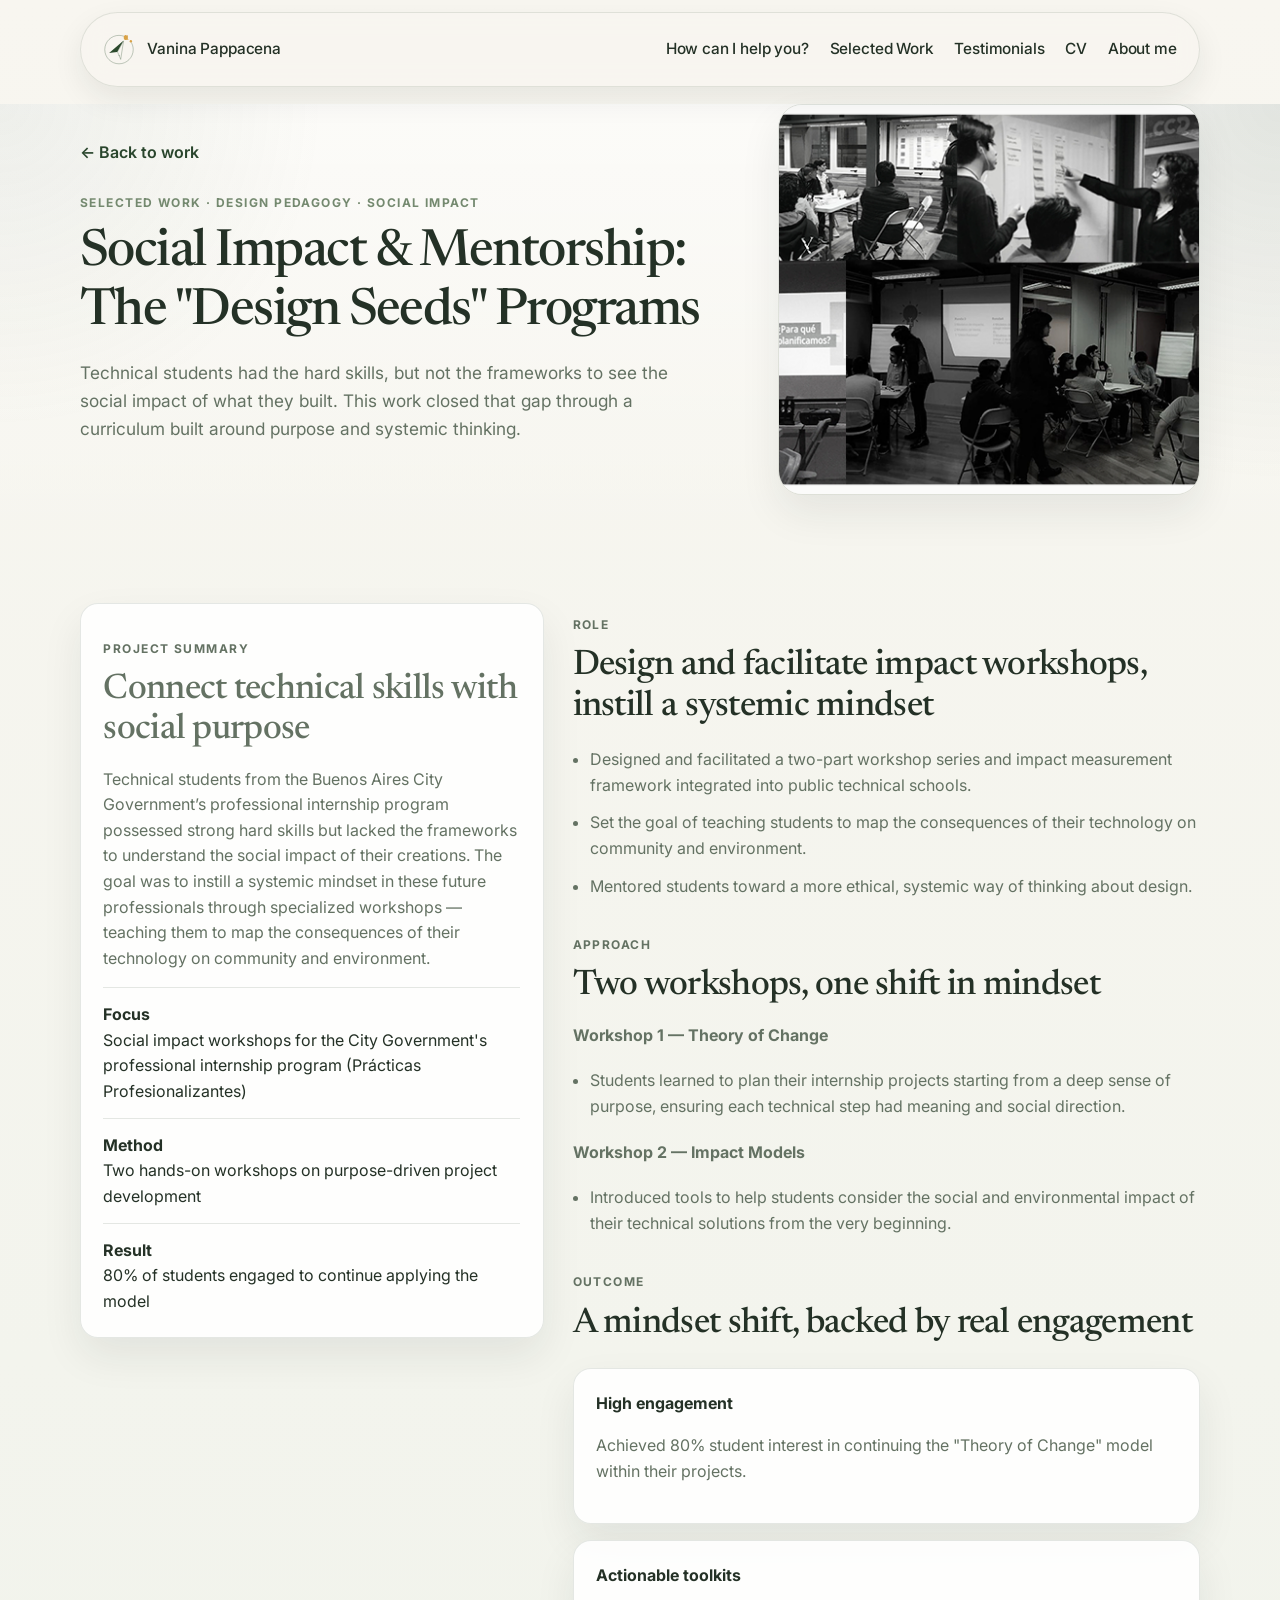
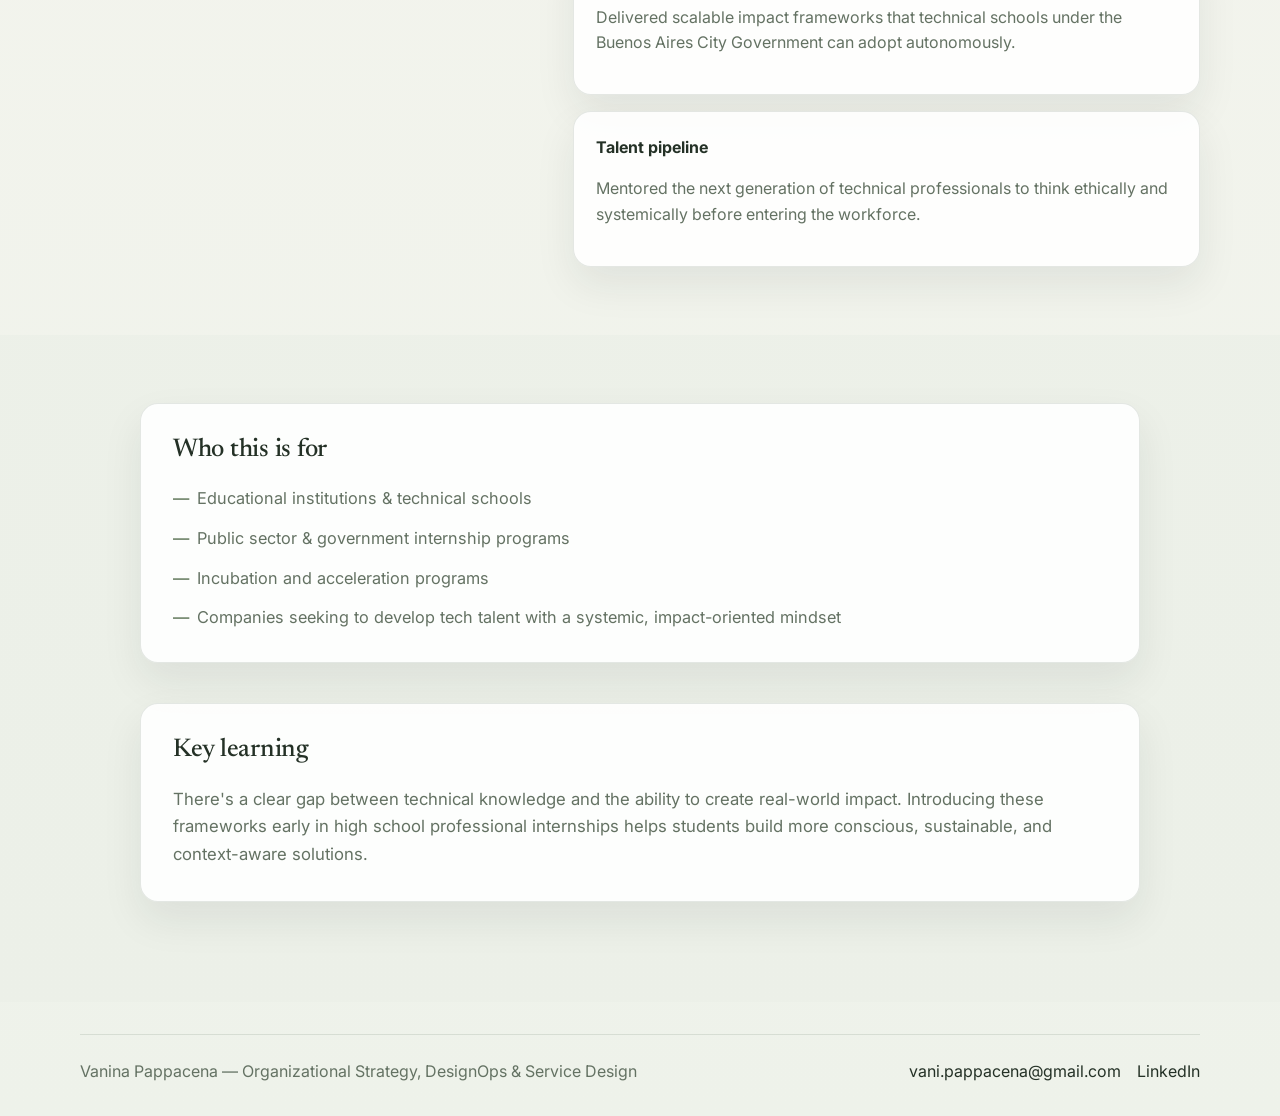
<file: cases/designseed-public-services.html>
<!DOCTYPE html>
<html lang="en">
  <head>
    <meta charset="UTF-8" />
    <meta name="viewport" content="width=device-width, initial-scale=1.0" />
    <title>DesignSeed | Selected Work | Vanina Pappacena</title>
    <meta
      name="description"
      content="Case study about strategic UX direction, accessibility, and service coherence for public-sector digital experiences."
    />
    <link rel="preconnect" href="https://fonts.googleapis.com" />
    <link rel="preconnect" href="https://fonts.gstatic.com" crossorigin />
    <link
      href="https://fonts.googleapis.com/css2?family=Inter:wght@400;500;600;700;800&family=Newsreader:opsz,wght@6..72,400;6..72,500;6..72,600&display=swap"
      rel="stylesheet"
    />
    <link rel="stylesheet" href="../styles.css" />
  </head>
  <body class="case-page">
    <a class="skip-link" href="#main">Skip to content</a>
    <header class="hero">
      <nav class="nav container">
        <a href="../index.html" class="brand" aria-label="Vanina Pappacena home">
          <span class="brand-mark" aria-hidden="true">
            <svg viewBox="0 0 26 27" xmlns="http://www.w3.org/2000/svg">
              <path d="M23.3946 8C24.4156 9.76504 25 11.8143 25 14C25 20.6274 19.6274 26 13 26C6.37258 26 1 20.6274 1 14C1 7.37258 6.37258 2 13 2C14.4025 2 15.7489 2.24062 17 2.68282" />
              <path d="M13.1991 19.167L14.4355 22.2803L16.8695 6.65194L11.7145 15.9192L13.1991 19.167Z" />
              <path d="M7.9419 16.3887L4.68591 16.9181L16.6733 6.60284L11.4561 15.9947L7.95185 16.3896L7.9419 16.3887Z" class="fill" />
              <path d="M18.597 6C18.2845 6 18.0086 5.92142 17.7692 5.76426C17.5299 5.60709 17.3419 5.37389 17.2051 5.06463C17.0684 4.75032 17 4.36248 17 3.90114C17 3.21166 17.1441 2.68441 17.4322 2.31939C17.7253 1.95437 18.1234 1.77186 18.6264 1.77186C18.812 1.77186 18.9805 1.79974 19.1318 1.85551C19.2833 1.90621 19.4176 1.97972 19.5348 2.07604C19.6569 2.1673 19.7594 2.2763 19.8425 2.40304L19.8718 2.40304L19.967 1.84791L20.4798 1.84791L20.4798 5.02661C20.4798 5.18378 20.5092 5.29531 20.5678 5.36121C20.6264 5.42205 20.6972 5.45247 20.7802 5.45247C20.8193 5.45247 20.8608 5.4474 20.9048 5.43726C20.9487 5.42712 20.9805 5.41952 21 5.41445L21 5.90114C20.9756 5.91635 20.9414 5.93156 20.8974 5.94676C20.8535 5.96198 20.8046 5.97465 20.751 5.98479C20.6972 5.99493 20.6434 6 20.5898 6C20.409 6 20.2576 5.95437 20.1355 5.86311C20.0183 5.77186 19.9329 5.60963 19.8791 5.37643L19.8278 5.37643C19.7497 5.4981 19.652 5.6071 19.5348 5.70342C19.4176 5.79468 19.2808 5.86819 19.1246 5.92395C18.9682 5.97465 18.7924 6 18.597 6Z" class="accent" />
              <circle cx="23" cy="7" r="1" class="accent" />
            </svg>
          </span>
          <span>Vanina Pappacena</span>
        </a>
        <div class="nav-links">
          <a href="../index.html#services">How can I help you?</a>
          <a href="../work.html">Selected Work</a>
          <a href="../index.html#testimonials">Testimonials</a>
          <a href="../cv.html">CV</a>
          <a href="../index.html#about">About me</a>
        </div>
      </nav>

      <div class="container case-hero" id="main">
        <div>
          <a class="case-backlink" href="../work.html">← Back to work</a>
          <p class="eyebrow">Selected Work · Design Pedagogy · Social Impact</p>
          <h1>Social Impact & Mentorship: The "Design Seeds" Programs</h1>
          <p class="lead">
           Technical students had the hard skills, but not the frameworks to see the social impact of what they built. This work closed that gap through a curriculum built around purpose and systemic thinking.
          </p>
        </div>
        <img class="case-cover" src="../assets/images/cases/designseed-cover.png" alt="DesignSeed project cover visual" />
      </div>
    </header>

    <main>
      <section class="section container">
        <div class="case-layout">
          <aside class="case-summary">
            <p class="eyebrow">Project summary</p>
            <h2>Connect technical skills with social purpose</h2>
            <p>
              Technical students from the Buenos Aires City Government’s professional internship program possessed strong hard skills but lacked the frameworks to understand the social impact of their creations. 
              The goal was to instill a systemic mindset in these future professionals through specialized workshops — teaching them to map the consequences of their technology on community and environment.</p>
            <ul class="metric-list">
              <li><strong>Focus</strong><span>Social impact workshops for the City Government's professional internship program (Prácticas Profesionalizantes)</span></li>
              <li><strong>Method</strong><span>Two hands-on workshops on purpose-driven project development</span></li>
              <li><strong>Result</strong><span>80% of students engaged to continue applying the model</span></li>
            </ul>
          </aside>

          <div>
                 <section class="case-section">
              <p class="eyebrow">Role</p>
              <h2>Design and facilitate impact workshops, instill a systemic mindset</h2>
      
              <ul class="about-points">
                <li>Designed and facilitated a two-part workshop series and impact measurement framework integrated into public technical schools.</li>
                <li>Set the goal of teaching students to map the consequences of their technology on community and environment.</li>
                <li>Mentored students toward a more ethical, systemic way of thinking about design.</li>
              </ul>
            </section>
            
            <section class="case-section">
              <p class="eyebrow">Approach</p>
              <h2>Two workshops, one shift in mindset</h2>
              <p class="case-intro">
                  <strong>Workshop 1 — Theory of Change</strong>
              </p>
              <ul class="about-points">
                <li>Students learned to plan their internship projects starting from a deep sense of purpose, ensuring each technical step had meaning and social direction.</li>
              </ul>
               <p class="case-intro">
                 <strong>Workshop 2 — Impact Models</strong>
              </p>
              <ul class="about-points">
                <li>Introduced tools to help students consider the social and environmental impact of their technical solutions from the very beginning.</li>
              </ul>
            </section>

            <section class="case-section">
              <p class="eyebrow">Outcome</p>
              <h2>A mindset shift, backed by real engagement</h2>
              <div class="case-facts">
                <article class="fact-card">
                  <strong>High engagement</strong>
                  <p>Achieved 80% student interest in continuing the "Theory of Change" model within their projects.</p>
                </article>
                <article class="fact-card">
                  <strong>Actionable toolkits</strong>
                  <p>Delivered scalable impact frameworks that technical schools under the Buenos Aires City Government can adopt autonomously.</p>
                </article>
                <article class="fact-card">
                  <strong>Talent pipeline</strong>
                  <p>Mentored the next generation of technical professionals to think ethically and systemically before entering the workforce.</p>
                </article>
              </div>
            </section>
          </div>
        </div>
      </section>

<section class="section section-alt">
        <div class="container">
          <div class="case-text-block">
            <h3>Who this is for</h3>
            <ul>
              <li>Educational institutions & technical schools</li>
              <li>Public sector & government internship programs</li>
              <li>Incubation and acceleration programs</li>
              <li>Companies seeking to develop tech talent with a systemic, impact-oriented mindset</li>
            </ul>
          </div>

          <div class="case-text-block" style="margin-top: 40px;">
            <h3>Key learning</h3>
            <p>
              There's a clear gap between technical knowledge and the ability to create real-world impact. Introducing these frameworks early in high school professional internships helps students build more conscious, sustainable, and context-aware solutions.
            </p>
          </div>
        </div>
      </section>
    </main>

    <footer class="site-footer">
      <div class="container footer-content">
        <p>Vanina Pappacena — Organizational Strategy, DesignOps &amp; Service Design</p>
        <div class="footer-links">
          <a href="mailto:vani.pappacena@gmail.com">vani.pappacena@gmail.com</a>
          <a href="https://www.linkedin.com/in/vanina-pappacena/" target="_blank" rel="noreferrer">LinkedIn</a>
        </div>
      </div>
    </footer>
  </body>
</html>
</file>
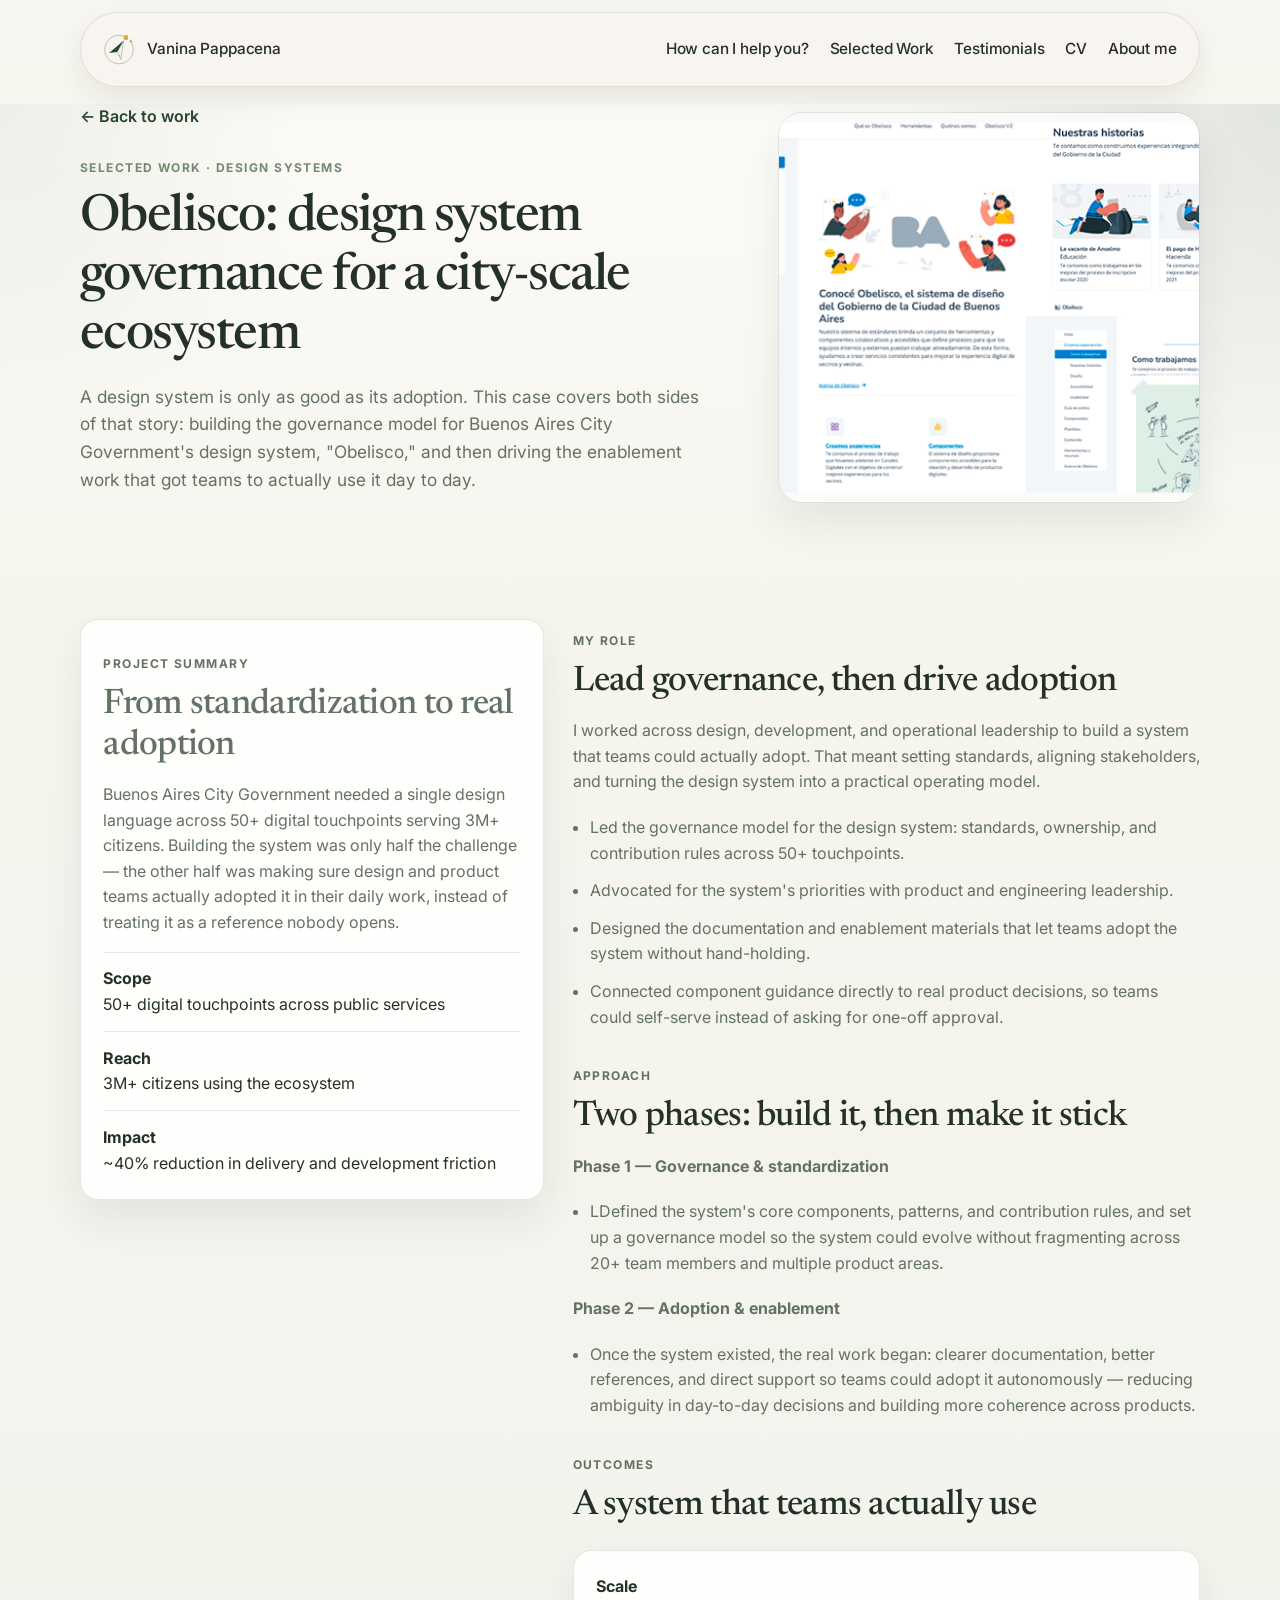
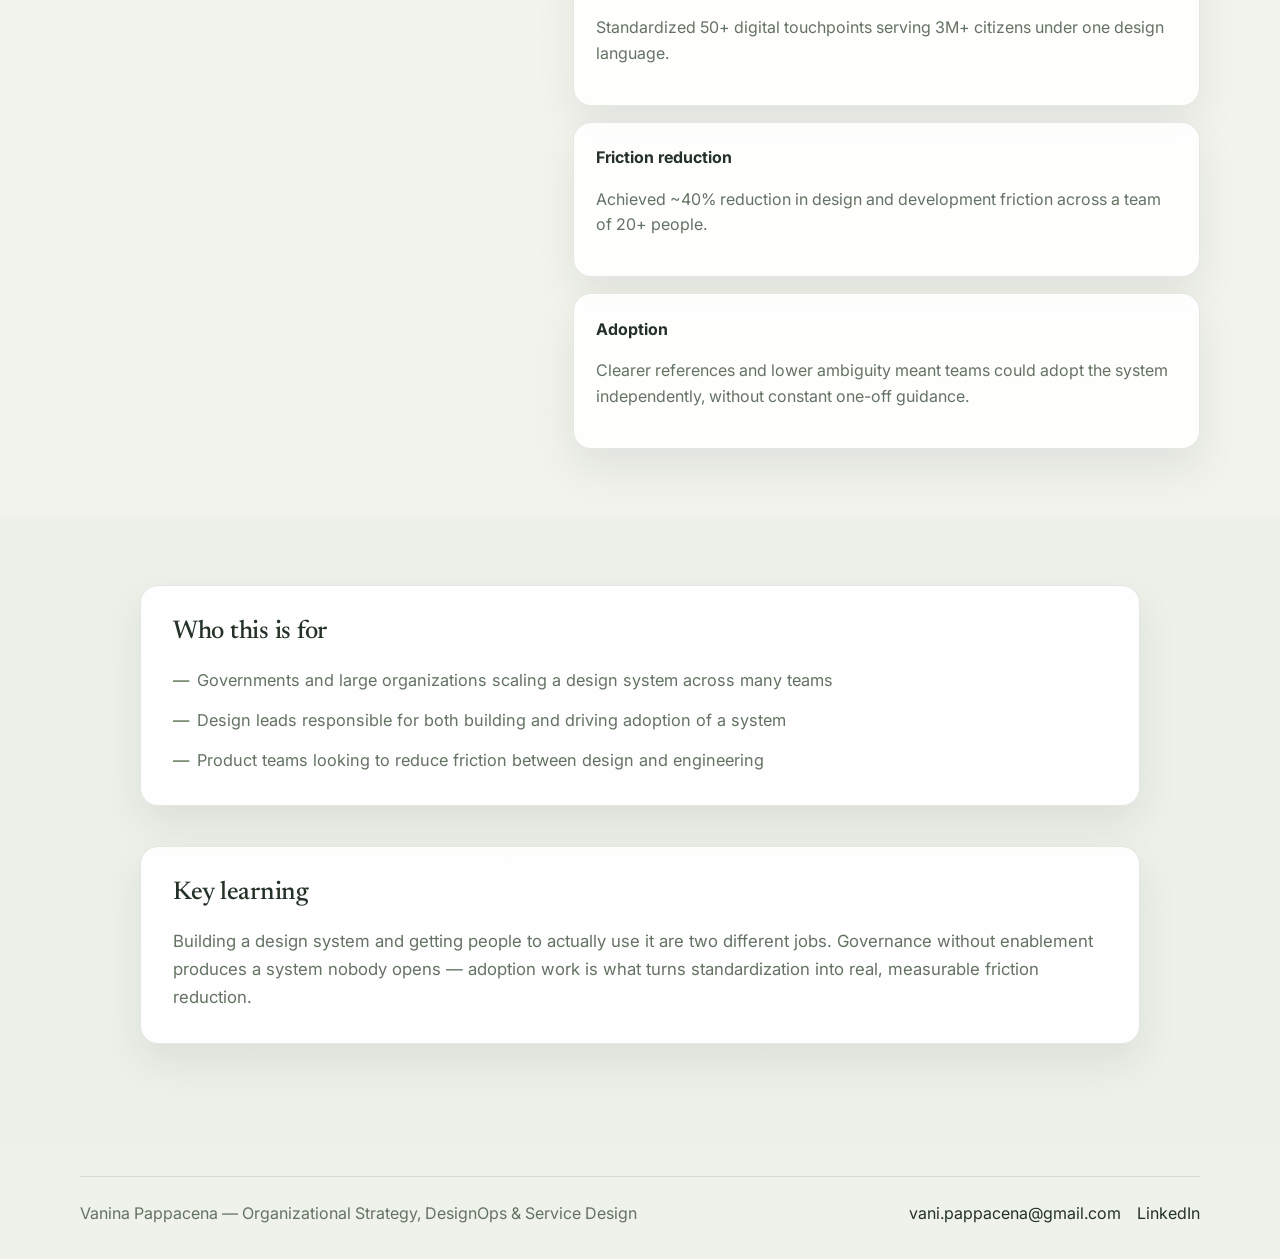
<file: cases/obelisco-design-system.html>
<!DOCTYPE html>
<html lang="en">
  <head>
    <meta charset="UTF-8" />
    <meta name="viewport" content="width=device-width, initial-scale=1.0" />
    <title>Obelisco | Selected Work | Vanina Pappacena</title>
    <meta
      name="description"
      content="Case study about leading the governance and adoption of Obelisco, the centralized design system for the Government of Buenos Aires."
    />
    <link rel="preconnect" href="https://fonts.googleapis.com" />
    <link rel="preconnect" href="https://fonts.gstatic.com" crossorigin />
    <link
      href="https://fonts.googleapis.com/css2?family=Inter:wght@400;500;600;700;800&family=Newsreader:opsz,wght@6..72,400;6..72,500;6..72,600&display=swap"
      rel="stylesheet"
    />
    <link rel="stylesheet" href="../styles.css" />
  </head>
  <body class="case-page">
    <a class="skip-link" href="#main">Skip to content</a>
    <header class="hero">
      <nav class="nav container">
        <a href="../index.html" class="brand" aria-label="Vanina Pappacena home">
          <span class="brand-mark" aria-hidden="true">
            <svg viewBox="0 0 26 27" xmlns="http://www.w3.org/2000/svg">
              <path d="M23.3946 8C24.4156 9.76504 25 11.8143 25 14C25 20.6274 19.6274 26 13 26C6.37258 26 1 20.6274 1 14C1 7.37258 6.37258 2 13 2C14.4025 2 15.7489 2.24062 17 2.68282" />
              <path d="M13.1991 19.167L14.4355 22.2803L16.8695 6.65194L11.7145 15.9192L13.1991 19.167Z" />
              <path d="M7.9419 16.3887L4.68591 16.9181L16.6733 6.60284L11.4561 15.9947L7.95185 16.3896L7.9419 16.3887Z" class="fill" />
              <path d="M18.597 6C18.2845 6 18.0086 5.92142 17.7692 5.76426C17.5299 5.60709 17.3419 5.37389 17.2051 5.06463C17.0684 4.75032 17 4.36248 17 3.90114C17 3.21166 17.1441 2.68441 17.4322 2.31939C17.7253 1.95437 18.1234 1.77186 18.6264 1.77186C18.812 1.77186 18.9805 1.79974 19.1318 1.85551C19.2833 1.90621 19.4176 1.97972 19.5348 2.07604C19.6569 2.1673 19.7594 2.2763 19.8425 2.40304L19.8718 2.40304L19.967 1.84791L20.4798 1.84791L20.4798 5.02661C20.4798 5.18378 20.5092 5.29531 20.5678 5.36121C20.6264 5.42205 20.6972 5.45247 20.7802 5.45247C20.8193 5.45247 20.8608 5.4474 20.9048 5.43726C20.9487 5.42712 20.9805 5.41952 21 5.41445L21 5.90114C20.9756 5.91635 20.9414 5.93156 20.8974 5.94676C20.8535 5.96198 20.8046 5.97465 20.751 5.98479C20.6972 5.99493 20.6434 6 20.5898 6C20.409 6 20.2576 5.95437 20.1355 5.86311C20.0183 5.77186 19.9329 5.60963 19.8791 5.37643L19.8278 5.37643C19.7497 5.4981 19.652 5.6071 19.5348 5.70342C19.4176 5.79468 19.2808 5.86819 19.1246 5.92395C18.9682 5.97465 18.7924 6 18.597 6Z" class="accent" />
              <circle cx="23" cy="7" r="1" class="accent" />
            </svg>
          </span>
          <span>Vanina Pappacena</span>
        </a>
        <div class="nav-links">
          <a href="../index.html#services">How can I help you?</a>
          <a href="../work.html">Selected Work</a>
          <a href="../index.html#testimonials">Testimonials</a>
          <a href="../cv.html">CV</a>
          <a href="../index.html#about">About me</a>
        </div>
      </nav>

      <div class="container case-hero" id="main">
        <div>
          <a class="case-backlink" href="../work.html">← Back to work</a>
          <p class="eyebrow">Selected Work · Design systems</p>
          <h1>Obelisco: design system governance for a city-scale ecosystem</h1>
          <p class="lead">
            A design system is only as good as its adoption. This case covers both sides of that story: building the governance model for Buenos Aires City Government's design system, "Obelisco," and then driving the enablement work that got teams to actually use it day to day.
          </p>
        </div>
        <img class="case-cover" src="../assets/images/cases/system-components.png" alt="Obelisco design system cover visual" />
      </div>
    </header>

    <main>
      <section class="section container">
        <div class="case-layout">
          <aside class="case-summary">
            <p class="eyebrow">Project summary</p>
            <h2>From standardization to real adoption</h2>
            <p>
              Buenos Aires City Government needed a single design language across 50+ digital touchpoints serving 3M+ citizens. Building the system was only half the challenge — the other half was making sure design and product teams actually adopted it in their daily work, instead of treating it as a reference nobody opens.
            </p>
            <ul class="metric-list">
              <li><strong>Scope</strong><span>50+ digital touchpoints across public services</span></li>
              <li><strong>Reach</strong><span>3M+ citizens using the ecosystem</span></li>
              <li><strong>Impact</strong><span>~40% reduction in delivery and development friction</span></li>
            </ul>
          </aside>

          <div>
            <section class="case-section">
              <p class="eyebrow">My role</p>
              <h2>Lead governance, then drive adoption</h2>
              <p class="case-intro">
                I worked across design, development, and operational leadership to build a system that teams could actually adopt.
                That meant setting standards, aligning stakeholders, and turning the design system into a practical operating model.
              </p>
              <ul class="about-points">
                <li>Led the governance model for the design system: standards, ownership, and contribution rules across 50+ touchpoints.</li>
                <li>Advocated for the system's priorities with product and engineering leadership.</li>
                <li>Designed the documentation and enablement materials that let teams adopt the system without hand-holding.</li>
                <li>Connected component guidance directly to real product decisions, so teams could self-serve instead of asking for one-off approval.</li>
              </ul>
            </section>
              <section class="case-section">
              <p class="eyebrow">Approach</p>
              <h2>Two phases: build it, then make it stick</h2>
              <p class="case-intro">
                <strong> Phase 1 — Governance & standardization</strong>
              </p>
              <ul class="about-points">
                <li>LDefined the system's core components, patterns, and contribution rules, and set up a governance model so the system could evolve without fragmenting across 20+ team members and multiple product areas.</li>
              </ul>
               <p class="case-intro">
                <strong> Phase 2 — Adoption & enablement</strong>
              </p>
              <ul class="about-points">
                <li>Once the system existed, the real work began: clearer documentation, better references, and direct support so teams could adopt it autonomously — reducing ambiguity in day-to-day decisions and building more coherence across products.</li>
              </ul>
            </section>

            <section class="case-section">
              <p class="eyebrow">Outcomes</p>
              <h2>A system that teams actually use</h2>
              <div class="case-facts">
                <article class="fact-card">
                  <strong>Scale</strong>
                  <p>Standardized 50+ digital touchpoints serving 3M+ citizens under one design language.</p>
                </article>
                <article class="fact-card">
                  <strong>Friction reduction</strong>
                  <p>Achieved ~40% reduction in design and development friction across a team of 20+ people.</p>
                </article>
                <article class="fact-card">
                  <strong>Adoption</strong>
                  <p>Clearer references and lower ambiguity meant teams could adopt the system independently, without constant one-off guidance.</p>
                </article>
              </div>
            </section>
          </div>
        </div>
      </section>

      <section class="section section-alt">
        <div class="container">
          <div class="case-text-block">
            <h3>Who this is for</h3>
            <ul>
              <li>Governments and large organizations scaling a design system across many teams</li>
               <li>Design leads responsible for both building and driving adoption of a system</li>
               <li>Product teams looking to reduce friction between design and engineering</li>
          </div>

          <div class="case-text-block" style="margin-top: 40px;">
            <h3>Key learning</h3>
            <p>
              Building a design system and getting people to actually use it are two different jobs. Governance without enablement produces a system nobody opens — adoption work is what turns standardization into real, measurable friction reduction.
          </div>
        </div>
      </section>

      
    </main>

    <footer class="site-footer">
      <div class="container footer-content">
        <p>Vanina Pappacena — Organizational Strategy, DesignOps &amp; Service Design</p>
        <div class="footer-links">
          <a href="mailto:vani.pappacena@gmail.com">vani.pappacena@gmail.com</a>
          <a href="https://www.linkedin.com/in/vanina-pappacena/" target="_blank" rel="noreferrer">LinkedIn</a>
        </div>
      </div>
    </footer>
  </body>
</html>
</file>
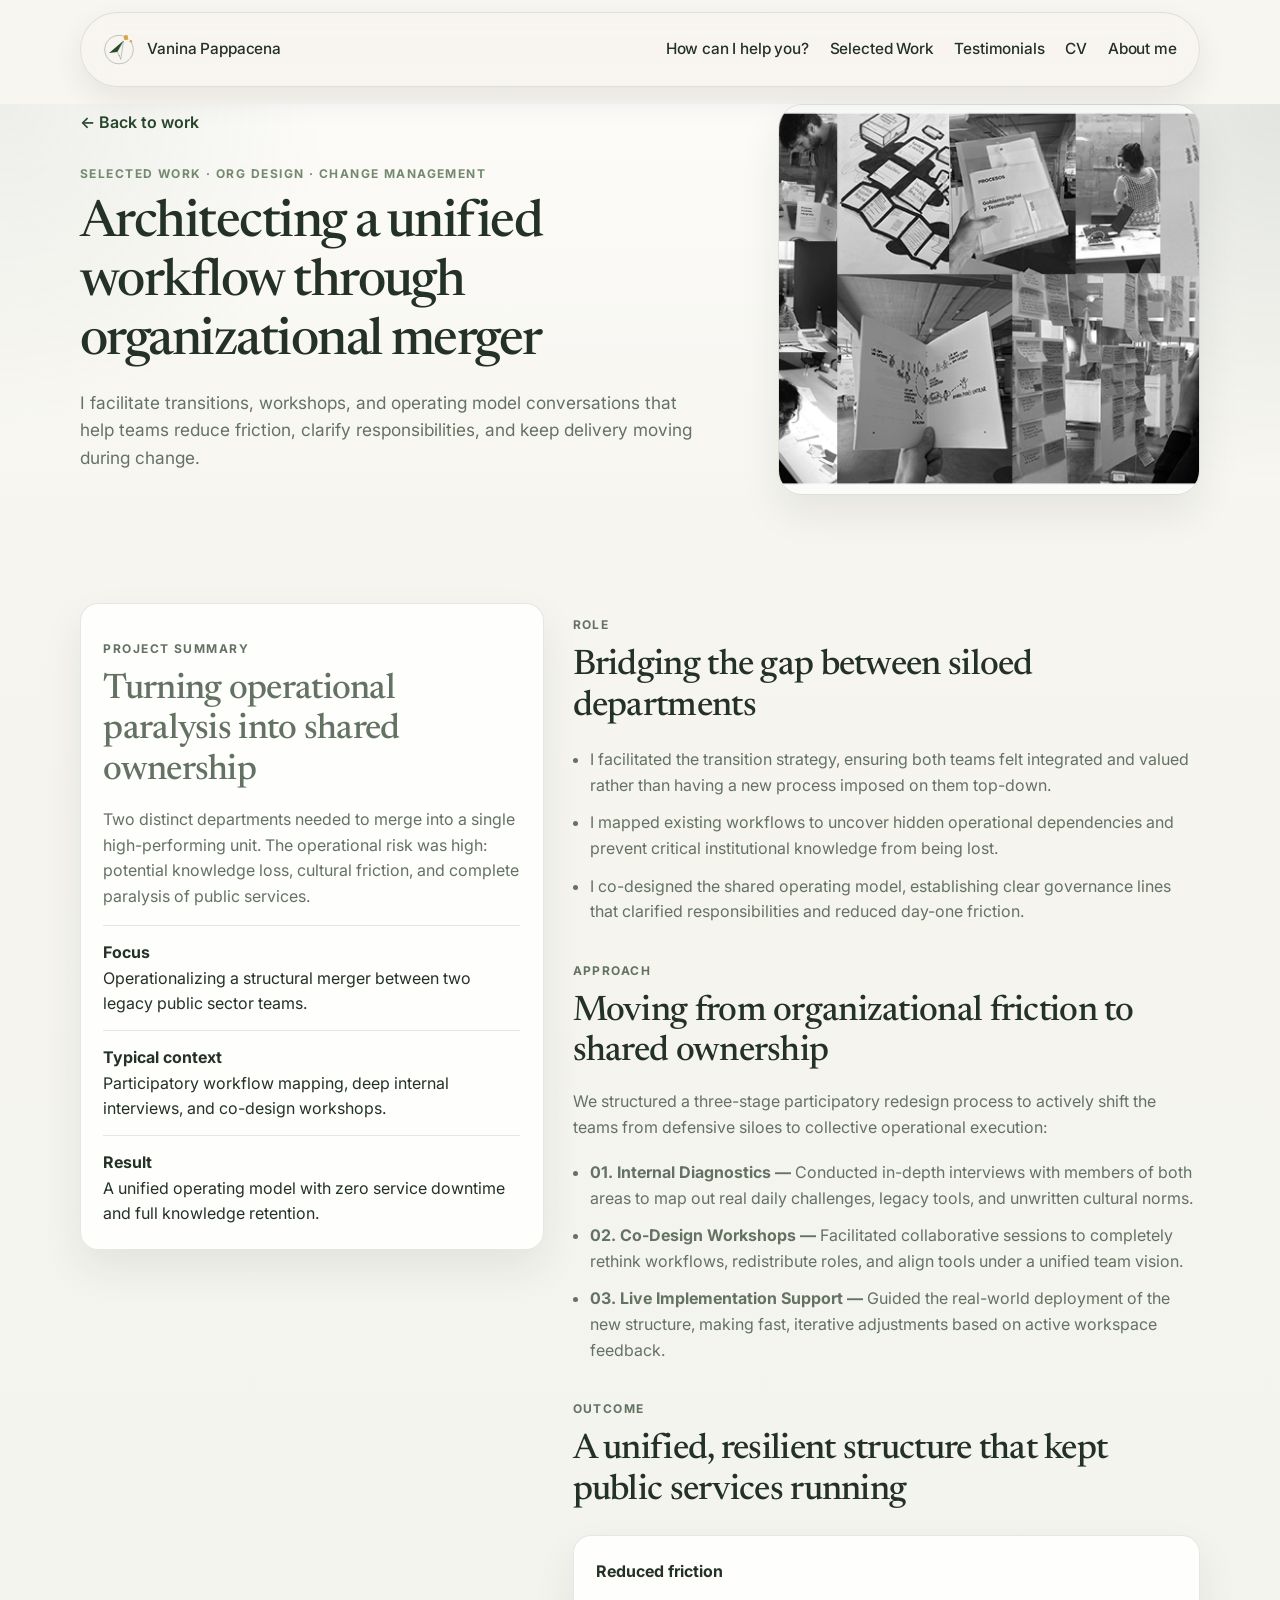
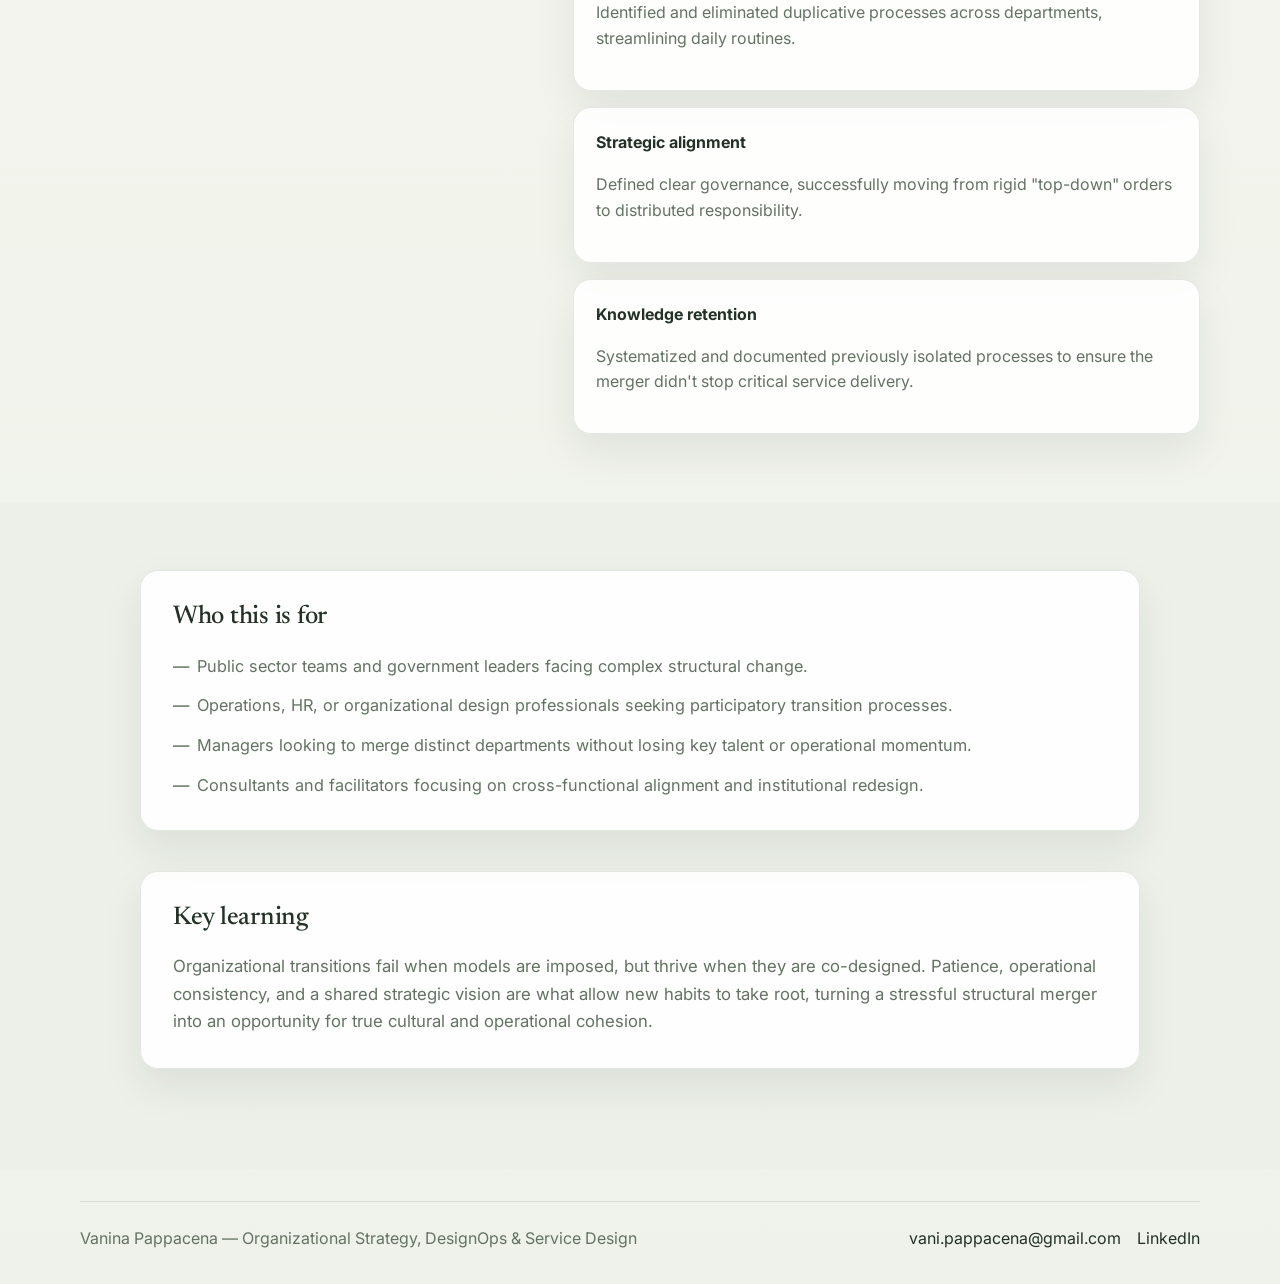
<file: cases/process-design-workshops.html>
<!DOCTYPE html>
<html lang="en">
  <head>
    <meta charset="UTF-8" />
    <meta name="viewport" content="width=device-width, initial-scale=1.0" />
    <title>Process Design & Workshops | Selected Work | Vanina Pappacena</title>
    <meta
      name="description"
      content="Case study about process design, workshop facilitation, and alignment work used to reduce friction between teams."
    />
    <link rel="preconnect" href="https://fonts.googleapis.com" />
    <link rel="preconnect" href="https://fonts.gstatic.com" crossorigin />
    <link
      href="https://fonts.googleapis.com/css2?family=Inter:wght@400;500;600;700;800&family=Newsreader:opsz,wght@6..72,400;6..72,500;6..72,600&display=swap"
      rel="stylesheet"
    />
    <link rel="stylesheet" href="../styles.css" />
  </head>
  <body class="case-page">
    <a class="skip-link" href="#main">Skip to content</a>
    <header class="hero">
      <nav class="nav container">
        <a href="../index.html" class="brand" aria-label="Vanina Pappacena home">
          <span class="brand-mark" aria-hidden="true">
            <svg viewBox="0 0 26 27" xmlns="http://www.w3.org/2000/svg">
              <path d="M23.3946 8C24.4156 9.76504 25 11.8143 25 14C25 20.6274 19.6274 26 13 26C6.37258 26 1 20.6274 1 14C1 7.37258 6.37258 2 13 2C14.4025 2 15.7489 2.24062 17 2.68282" />
              <path d="M13.1991 19.167L14.4355 22.2803L16.8695 6.65194L11.7145 15.9192L13.1991 19.167Z" />
              <path d="M7.9419 16.3887L4.68591 16.9181L16.6733 6.60284L11.4561 15.9947L7.95185 16.3896L7.9419 16.3887Z" class="fill" />
              <path d="M18.597 6C18.2845 6 18.0086 5.92142 17.7692 5.76426C17.5299 5.60709 17.3419 5.37389 17.2051 5.06463C17.0684 4.75032 17 4.36248 17 3.90114C17 3.21166 17.1441 2.68441 17.4322 2.31939C17.7253 1.95437 18.1234 1.77186 18.6264 1.77186C18.812 1.77186 18.9805 1.79974 19.1318 1.85551C19.2833 1.90621 19.4176 1.97972 19.5348 2.07604C19.6569 2.1673 19.7594 2.2763 19.8425 2.40304L19.8718 2.40304L19.967 1.84791L20.4798 1.84791L20.4798 5.02661C20.4798 5.18378 20.5092 5.29531 20.5678 5.36121C20.6264 5.42205 20.6972 5.45247 20.7802 5.45247C20.8193 5.45247 20.8608 5.4474 20.9048 5.43726C20.9487 5.42712 20.9805 5.41952 21 5.41445L21 5.90114C20.9756 5.91635 20.9414 5.93156 20.8974 5.94676C20.8535 5.96198 20.8046 5.97465 20.751 5.98479C20.6972 5.99493 20.6434 6 20.5898 6C20.409 6 20.2576 5.95437 20.1355 5.86311C20.0183 5.77186 19.9329 5.60963 19.8791 5.37643L19.8278 5.37643C19.7497 5.4981 19.652 5.6071 19.5348 5.70342C19.4176 5.79468 19.2808 5.86819 19.1246 5.92395C18.9682 5.97465 18.7924 6 18.597 6Z" class="accent" />
              <circle cx="23" cy="7" r="1" class="accent" />
            </svg>
          </span>
          <span>Vanina Pappacena</span>
        </a>
        <div class="nav-links">
          <a href="../index.html#services">How can I help you?</a>
          <a href="../work.html">Selected Work</a>
          <a href="../index.html#testimonials">Testimonials</a>
          <a href="../cv.html">CV</a>
          <a href="../index.html#about">About me</a>
        </div>
      </nav>

      <div class="container case-hero" id="main">
        <div>
          <a class="case-backlink" href="../work.html">← Back to work</a>
          <p class="eyebrow">Selected Work · Org Design · Change Management</p>
          <h1>Architecting a unified workflow through organizational merger</h1>
          <p class="lead">
            I facilitate transitions, workshops, and operating model conversations that help teams reduce friction,
            clarify responsibilities, and keep delivery moving during change.
          </p>
        </div>
        <img class="case-cover" src="../assets/images/cases/process-cover.png" alt="Process design project cover visual" />
      </div>
    </header>

    <main>
      <section class="section container">
        <div class="case-layout">
          <aside class="case-summary">
            <p class="eyebrow">Project summary</p>
            <h2>Turning operational paralysis into shared ownership</h2>
            <p>
              Two distinct departments needed to merge into a single high-performing unit. The operational risk was high: potential knowledge loss, cultural friction, and complete paralysis of public services.
            </p>
            <ul class="metric-list">
              <li><strong>Focus</strong><span>Operationalizing a structural merger between two legacy public sector teams.</span></li>
              <li><strong>Typical context</strong><span>Participatory workflow mapping, deep internal interviews, and co-design workshops.</span></li>
              <li><strong>Result</strong><span>A unified operating model with zero service downtime and full knowledge retention.</span></li>
            </ul>
          </aside>

          <div>
                 <section class="case-section">
              <p class="eyebrow">Role</p>
              <h2>Bridging the gap between siloed departments</h2>
      
              <ul class="about-points">
                <li>I facilitated the transition strategy, ensuring both teams felt integrated and valued rather than having a new process imposed on them top-down.</li>
                <li>I mapped existing workflows to uncover hidden operational dependencies and prevent critical institutional knowledge from being lost.</li>
                <li>I co-designed the shared operating model, establishing clear governance lines that clarified responsibilities and reduced day-one friction.</li>
              </ul>
            </section>
            
            <section class="case-section">
              <p class="eyebrow">Approach</p>
              <h2>Moving from organizational friction to shared ownership</h2>
              <p class="case-intro">
               We structured a three-stage participatory redesign process to actively shift the teams from defensive siloes to collective operational execution:
              </p>
              <ul class="about-points">
                <li>
      <strong>01. Internal Diagnostics —</strong> Conducted in-depth interviews with members of both areas to map out real daily challenges, legacy tools, and unwritten cultural norms.
    </li>
    <li>
      <strong>02. Co-Design Workshops —</strong> Facilitated collaborative sessions to completely rethink workflows, redistribute roles, and align tools under a unified team vision.
    </li>
    <li>
      <strong>03. Live Implementation Support —</strong> Guided the real-world deployment of the new structure, making fast, iterative adjustments based on active workspace feedback.
    </li>
              </ul>
            </section>

            <section class="case-section">
              <p class="eyebrow">Outcome</p>
              <h2>A unified, resilient structure that kept public services running</h2>
              <div class="case-facts">
                <article class="fact-card">
                  <strong>Reduced friction</strong>
                  <p>Identified and eliminated duplicative processes across departments, streamlining daily routines.</p>
                </article>
                <article class="fact-card">
                  <strong>Strategic alignment</strong>
                  <p>Defined clear governance, successfully moving from rigid "top-down" orders to distributed responsibility.</p>
                </article>
                <article class="fact-card">
                  <strong>Knowledge retention</strong>
                  <p>Systematized and documented previously isolated processes to ensure the merger didn't stop critical service delivery.</p>
                </article>
              </div>
            </section>
          </div>
        </div>
      </section>

<section class="section section-alt">
        <div class="container">
          <div class="case-text-block">
            <h3>Who this is for</h3>
            <ul>
              <li>Public sector teams and government leaders facing complex structural change.</li>
              <li>Operations, HR, or organizational design professionals seeking participatory transition processes.</li>
              <li>Managers looking to merge distinct departments without losing key talent or operational momentum.</li>
              <li>Consultants and facilitators focusing on cross-functional alignment and institutional redesign.</li>
            </ul>
          </div>

          <div class="case-text-block" style="margin-top: 40px;">
            <h3>Key learning</h3>
            <p>
              Organizational transitions fail when models are imposed, but thrive when they are co-designed. Patience, operational consistency, and a shared strategic vision are what allow new habits to take root, turning a stressful structural merger into an opportunity for true cultural and operational cohesion.
            </p>
          </div>
        </div>
      </section>
    </main>

    <footer class="site-footer">
      <div class="container footer-content">
        <p>Vanina Pappacena — Organizational Strategy, DesignOps &amp; Service Design</p>
        <div class="footer-links">
          <a href="mailto:vani.pappacena@gmail.com">vani.pappacena@gmail.com</a>
          <a href="https://www.linkedin.com/in/vanina-pappacena/" target="_blank" rel="noreferrer">LinkedIn</a>
        </div>
      </div>
    </footer>
  </body>
</html>
</file>
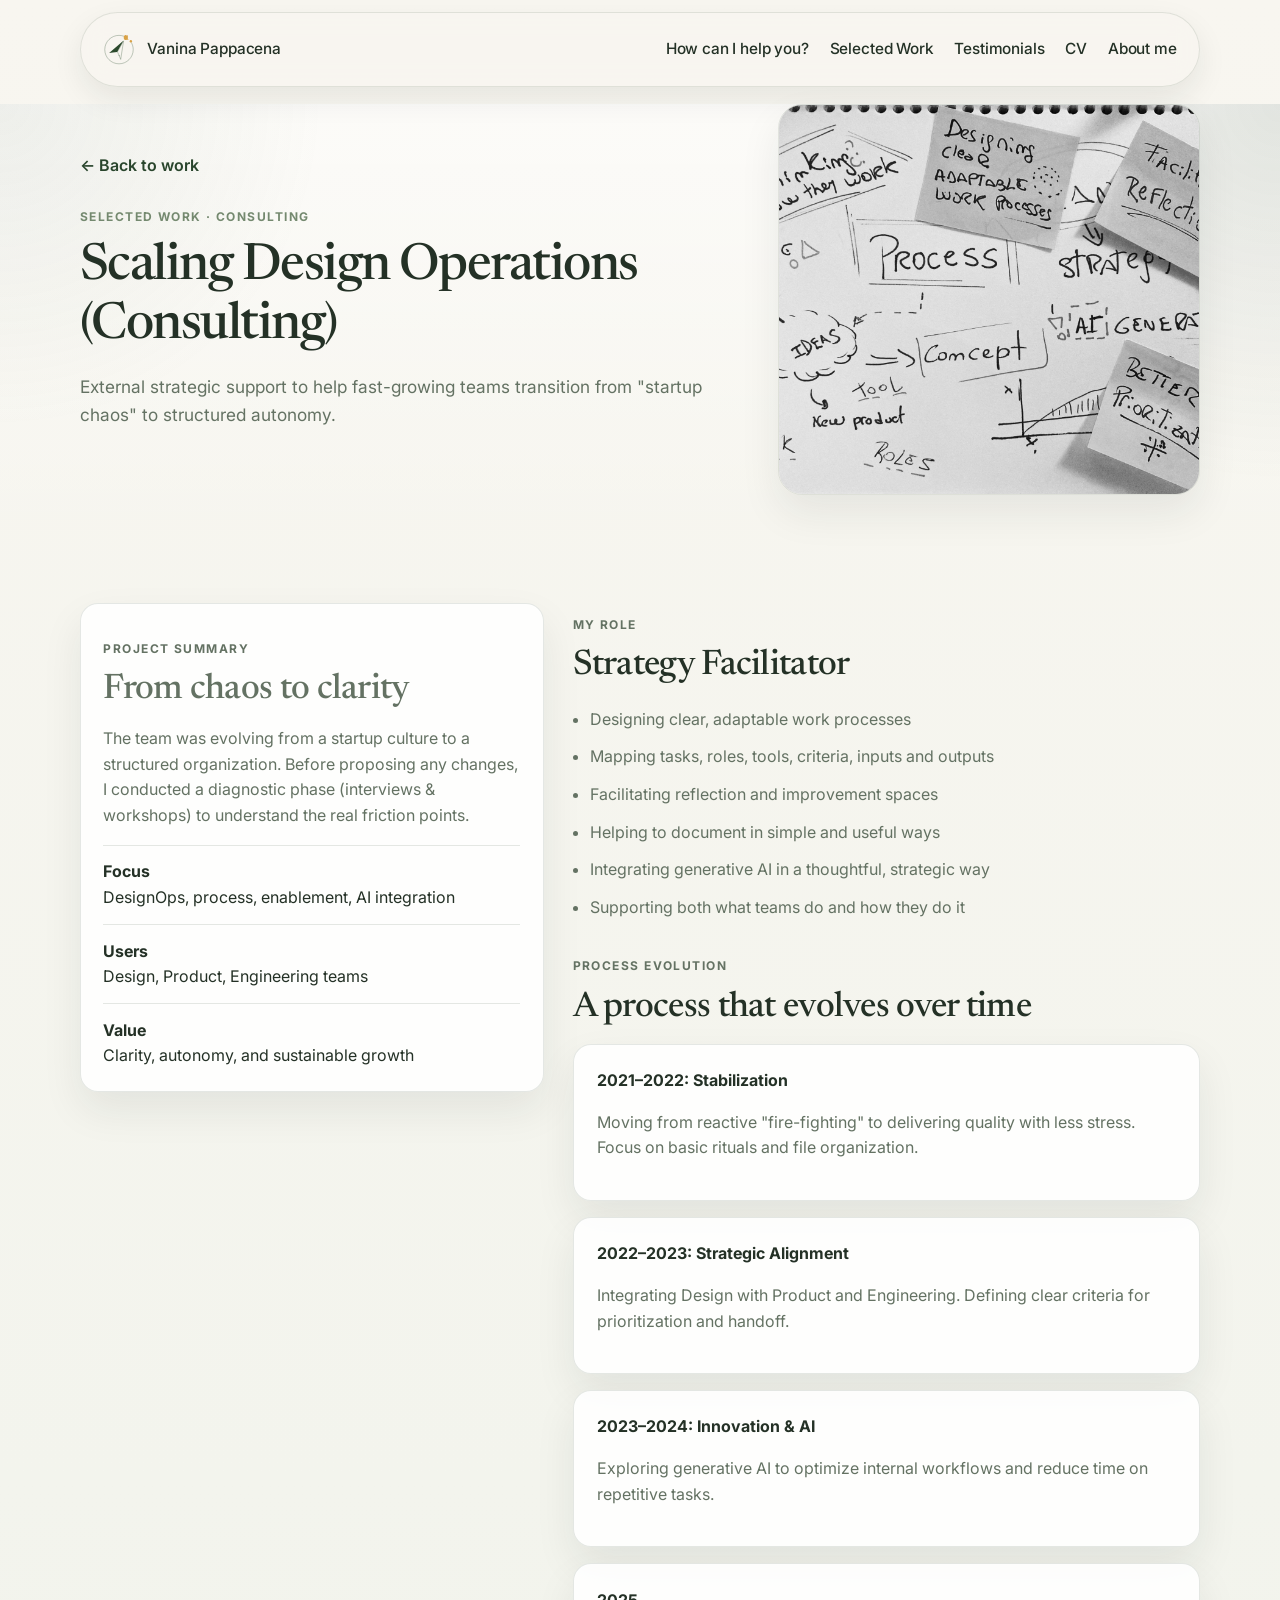
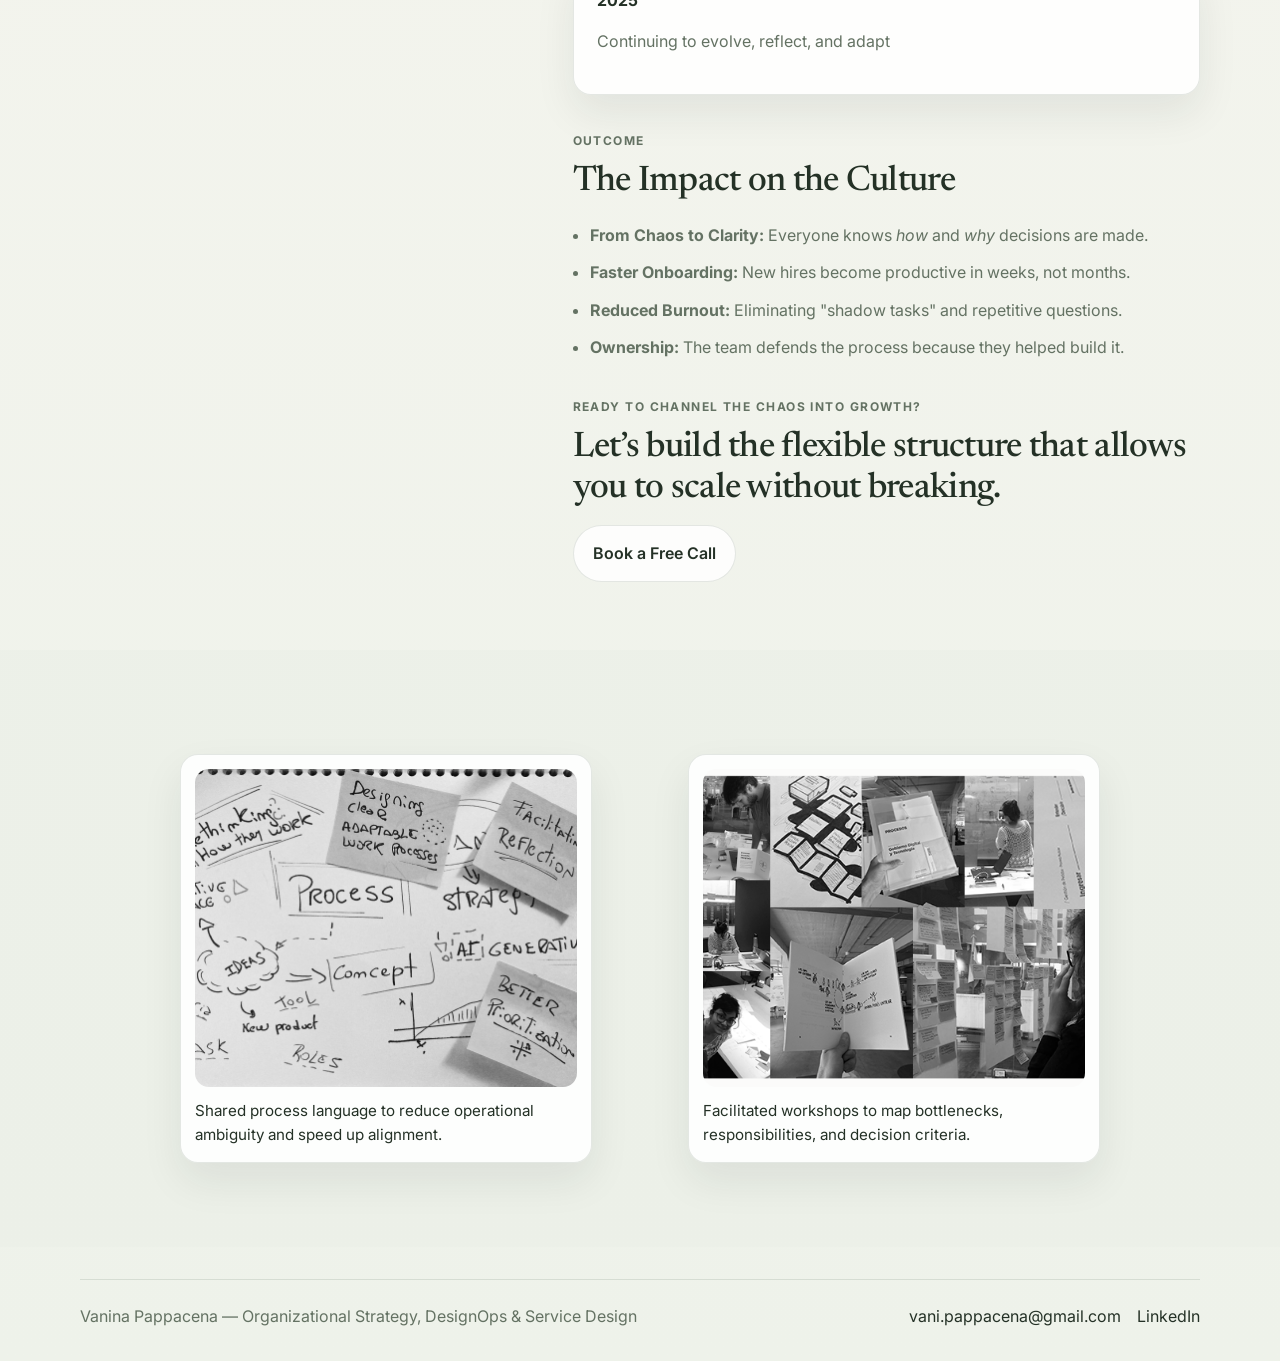
<file: cases/scaling-design-operations.html>
<!DOCTYPE html>
<html lang="en">
  <head>
    <meta charset="UTF-8" />
    <meta name="viewport" content="width=device-width, initial-scale=1.0" />
    <title>Scaling Design Operations (Consulting) | Vanina Pappacena</title>
    <meta name="description" content="External strategic support to help fast-growing teams transition from 'startup chaos' to structured autonomy." />
    <link rel="preconnect" href="https://fonts.googleapis.com" />
    <link rel="preconnect" href="https://fonts.gstatic.com" crossorigin />
    <link
      href="https://fonts.googleapis.com/css2?family=Inter:wght@400;500;600;700;800&family=Newsreader:opsz,wght@6..72,400;6..72,500;6..72,600&display=swap"
      rel="stylesheet"
    />
    <link rel="stylesheet" href="../styles.css" />
  </head>
  <body class="case-page">
    <a class="skip-link" href="#main">Skip to content</a>
    <header class="hero">
      <nav class="nav container">
        <a href="../index.html" class="brand" aria-label="Vanina Pappacena home">
          <span class="brand-mark" aria-hidden="true">
            <svg viewBox="0 0 26 27" xmlns="http://www.w3.org/2000/svg">
              <path d="M23.3946 8C24.4156 9.76504 25 11.8143 25 14C25 20.6274 19.6274 26 13 26C6.37258 26 1 20.6274 1 14C1 7.37258 6.37258 2 13 2C14.4025 2 15.7489 2.24062 17 2.68282" />
              <path d="M13.1991 19.167L14.4355 22.2803L16.8695 6.65194L11.7145 15.9192L13.1991 19.167Z" />
              <path d="M7.9419 16.3887L4.68591 16.9181L16.6733 6.60284L11.4561 15.9947L7.95185 16.3896L7.9419 16.3887Z" class="fill" />
              <path d="M18.597 6C18.2845 6 18.0086 5.92142 17.7692 5.76426C17.5299 5.60709 17.3419 5.37389 17.2051 5.06463C17.0684 4.75032 17 4.36248 17 3.90114C17 3.21166 17.1441 2.68441 17.4322 2.31939C17.7253 1.95437 18.1234 1.77186 18.6264 1.77186C18.812 1.77186 18.9805 1.79974 19.1318 1.85551C19.2833 1.90621 19.4176 1.97972 19.5348 2.07604C19.6569 2.1673 19.7594 2.2763 19.8425 2.40304L19.8718 2.40304L19.967 1.84791L20.4798 1.84791L20.4798 5.02661C20.4798 5.18378 20.5092 5.29531 20.5678 5.36121C20.6264 5.42205 20.6972 5.45247 20.7802 5.45247C20.8193 5.45247 20.8608 5.4474 20.9048 5.43726C20.9487 5.42712 20.9805 5.41952 21 5.41445L21 5.90114C20.9756 5.91635 20.9414 5.93156 20.8974 5.94676C20.8535 5.96198 20.8046 5.97465 20.751 5.98479C20.6972 5.99493 20.6434 6 20.5898 6C20.409 6 20.2576 5.95437 20.1355 5.86311C20.0183 5.77186 19.9329 5.60963 19.8791 5.37643L19.8278 5.37643C19.7497 5.4981 19.652 5.6071 19.5348 5.70342C19.4176 5.79468 19.2808 5.86819 19.1246 5.92395C18.9682 5.97465 18.7924 6 18.597 6Z" class="accent" />
              <circle cx="23" cy="7" r="1" class="accent" />
            </svg>
          </span>
          <span>Vanina Pappacena</span>
        </a>
        <div class="nav-links">
          <a href="../index.html#services">How can I help you?</a>
          <a href="../work.html">Selected Work</a>
          <a href="../index.html#testimonials">Testimonials</a>
          <a href="../cv.html">CV</a>
          <a href="../index.html#about">About me</a>
        </div>
      </nav>
      <div class="container case-hero" id="main">
        <div>
          <a class="case-backlink" href="../work.html">← Back to work</a>
          <p class="eyebrow">Selected Work · Consulting</p>
          <h1>Scaling Design Operations (Consulting)</h1>
          <p class="lead">External strategic support to help fast-growing teams transition from "startup chaos" to structured autonomy.</p>
        </div>
        <img class="case-cover" src="../assets/images/cases/consulting-cover.png" alt="Scaling Design Operations cover" />
      </div>
    </header>
    <main>
      <section class="section container">
        <div class="case-layout">
          <aside class="case-summary">
            <p class="eyebrow">Project summary</p>
            <h2>From chaos to clarity</h2>
            <p>
              The team was evolving from a startup culture to a structured organization. Before proposing any changes, I conducted a diagnostic phase (interviews & workshops) to understand the real friction points.
            </p>
            <ul class="metric-list">
              <li><strong>Focus</strong><span>DesignOps, process, enablement, AI integration</span></li>
              <li><strong>Users</strong><span>Design, Product, Engineering teams</span></li>
              <li><strong>Value</strong><span>Clarity, autonomy, and sustainable growth</span></li>
            </ul>
          </aside>
          <div>
            <section class="case-section">
              <p class="eyebrow">My role</p>
              <h2>Strategy Facilitator</h2>
              <ul class="about-points">
                <li>Designing clear, adaptable work processes</li>
                <li>Mapping tasks, roles, tools, criteria, inputs and outputs</li>
                <li>Facilitating reflection and improvement spaces</li>
                <li>Helping to document in simple and useful ways</li>
                <li>Integrating generative AI in a thoughtful, strategic way</li>
                <li>Supporting both what teams do and how they do it</li>
              </ul>
            </section>
            <section class="case-section">
              <p class="eyebrow">Process evolution</p>
              <h2>A process that evolves over time</h2>
              <div class="timeline">
                <div class="timeline-item">
                  <strong>2021–2022: Stabilization</strong>
                  <p>Moving from reactive "fire-fighting" to delivering quality with less stress. Focus on basic rituals and file organization.</p>
                </div>
                <div class="timeline-item">
                  <strong>2022–2023: Strategic Alignment</strong>
                  <p>Integrating Design with Product and Engineering. Defining clear criteria for prioritization and handoff.</p>
                </div>
                <div class="timeline-item">
                  <strong>2023–2024: Innovation & AI</strong>
                  <p>Exploring generative AI to optimize internal workflows and reduce time on repetitive tasks.</p>
                </div>
                <div class="timeline-item">
                  <strong>2025</strong>
                  <p>Continuing to evolve, reflect, and adapt</p>
                </div>
              </div>
            </section>
            <section class="case-section">
              <p class="eyebrow">Outcome</p>
              <h2>The Impact on the Culture</h2>
              <ul class="about-points">
                <li><strong>From Chaos to Clarity:</strong> Everyone knows <em>how</em> and <em>why</em> decisions are made.</li>
                <li><strong>Faster Onboarding:</strong> New hires become productive in weeks, not months.</li>
                <li><strong>Reduced Burnout:</strong> Eliminating "shadow tasks" and repetitive questions.</li>
                <li><strong>Ownership:</strong> The team defends the process because they helped build it.</li>
              </ul>
            </section>
            <section class="case-section">
              <p class="eyebrow">Ready to channel the chaos into growth?</p>
              <h2>Let’s build the flexible structure that allows you to scale without breaking.</h2>
              <a class="button secondary" href="mailto:vani.pappacena@gmail.com">Book a Free Call</a>
            </section>
          </div>
        </div>
      </section>
      <section class="section section-alt">
        <div class="container">
          <div class="case-grid">
            <figure class="gallery-card">
              <img src="../assets/images/cases/consulting-cover.png" alt="Process visualization for design operations" />
              <figcaption>Shared process language to reduce operational ambiguity and speed up alignment.</figcaption>
            </figure>
            <figure class="gallery-card">
              <img src="../assets/images/cases/process-cover.png" alt="Workflow mapping sessions" />
              <figcaption>Facilitated workshops to map bottlenecks, responsibilities, and decision criteria.</figcaption>
            </figure>
          </div>
        </div>
      </section>
    </main>
    <footer class="site-footer">
      <div class="container footer-content">
        <p>Vanina Pappacena — Organizational Strategy, DesignOps &amp; Service Design</p>
        <div class="footer-links">
          <a href="mailto:vani.pappacena@gmail.com">vani.pappacena@gmail.com</a>
          <a href="https://www.linkedin.com/in/vanina-pappacena/" target="_blank" rel="noreferrer">LinkedIn</a>
        </div>
      </div>
    </footer>
  </body>
</html>
</file>
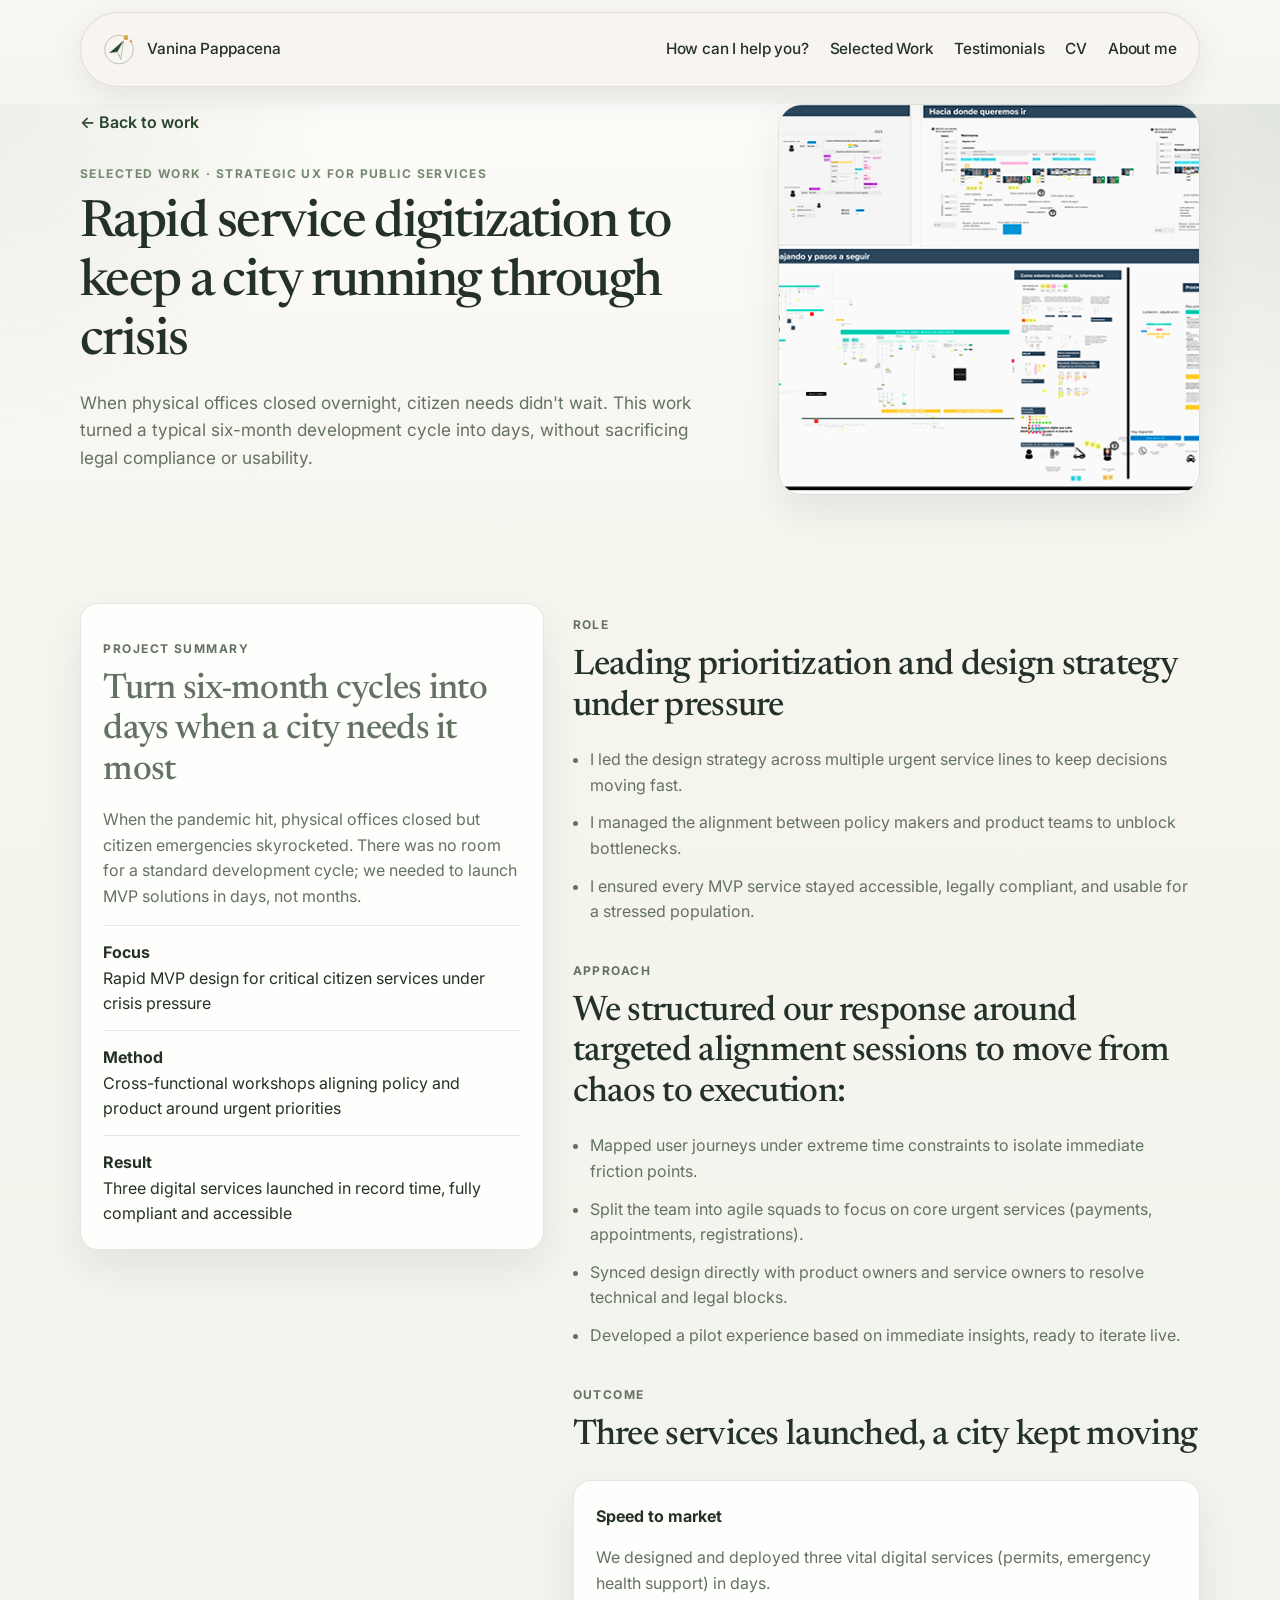
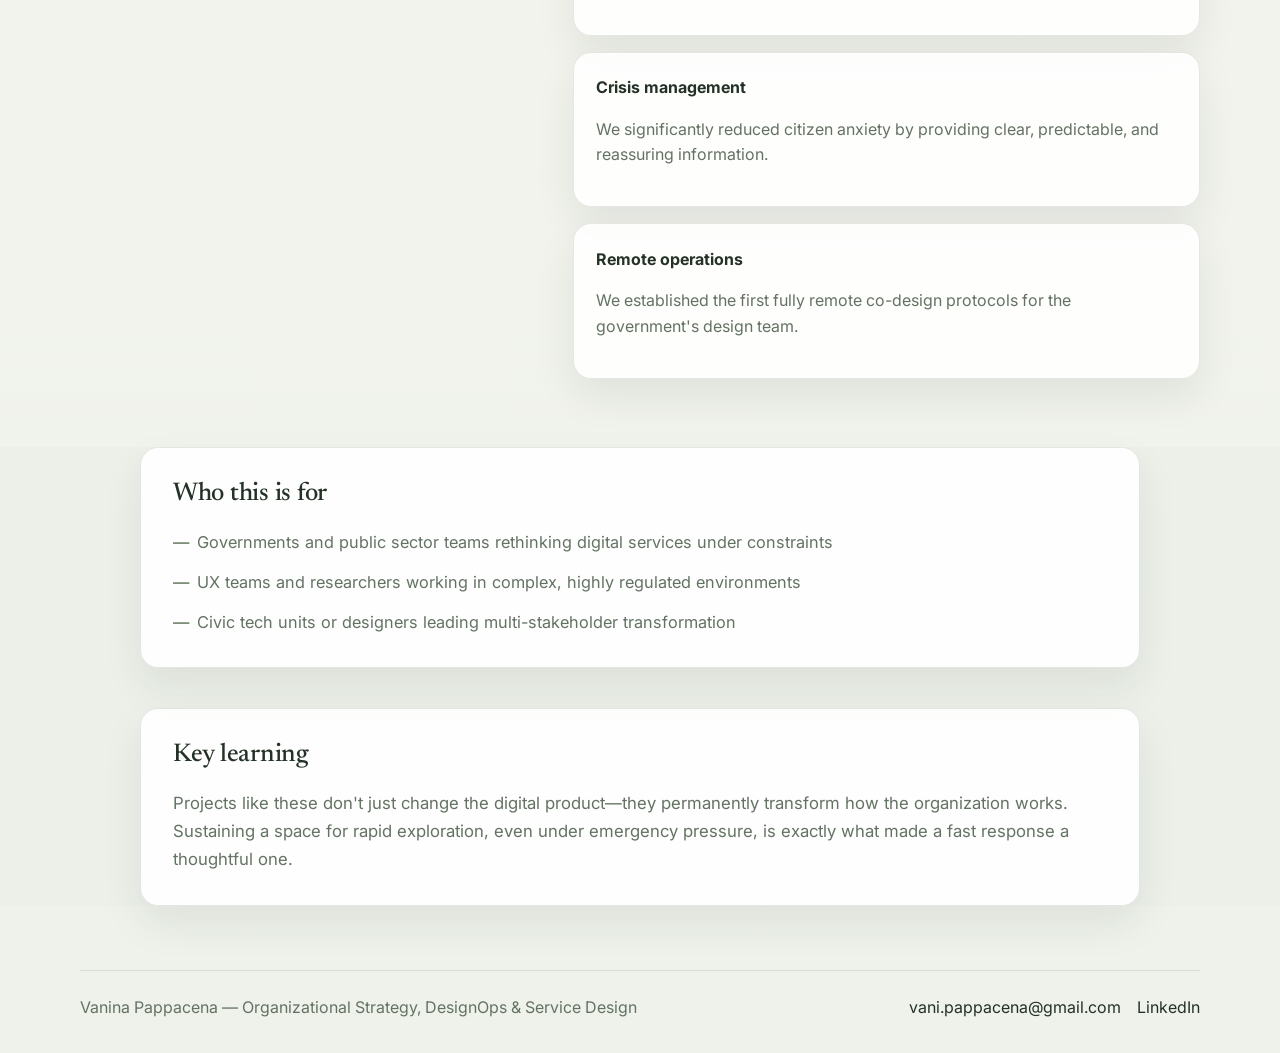
<file: cases/ux-strategy-explorations.html>
<!DOCTYPE html>
<html lang="en">
  <head>
    <meta charset="UTF-8" />
    <meta name="viewport" content="width=device-width, initial-scale=1.0" />
    <title>Strategic UX for Public Services | Selected Work | Vanina Pappacena</title>
    <meta
      name="description"
      content="When physical offices closed overnight, citizen needs didn't wait. This work turned a typical six-month development cycle into days, without sacrificing legal compliance or usability."
    />
    <link rel="preconnect" href="https://fonts.googleapis.com" />
    <link rel="preconnect" href="https://fonts.gstatic.com" crossorigin />
    <link
      href="https://fonts.googleapis.com/css2?family=Inter:wght@400;500;600;700;800&family=Newsreader:opsz,wght@6..72,400;6..72,500;6..72,600&display=swap"
      rel="stylesheet"
    />
    <link rel="stylesheet" href="../styles.css" />
  </head>
  <body class="case-page">
    <a class="skip-link" href="#main">Skip to content</a>
    <header class="hero">
      <nav class="nav container">
        <a href="../index.html" class="brand" aria-label="Vanina Pappacena home">
          <span class="brand-mark" aria-hidden="true">
            <svg viewBox="0 0 26 27" xmlns="http://www.w3.org/2000/svg">
              <path d="M23.3946 8C24.4156 9.76504 25 11.8143 25 14C25 20.6274 19.6274 26 13 26C6.37258 26 1 20.6274 1 14C1 7.37258 6.37258 2 13 2C14.4025 2 15.7489 2.24062 17 2.68282" />
              <path d="M13.1991 19.167L14.4355 22.2803L16.8695 6.65194L11.7145 15.9192L13.1991 19.167Z" />
              <path d="M7.9419 16.3887L4.68591 16.9181L16.6733 6.60284L11.4561 15.9947L7.95185 16.3896L7.9419 16.3887Z" class="fill" />
              <path d="M18.597 6C18.2845 6 18.0086 5.92142 17.7692 5.76426C17.5299 5.60709 17.3419 5.37389 17.2051 5.06463C17.0684 4.75032 17 4.36248 17 3.90114C17 3.21166 17.1441 2.68441 17.4322 2.31939C17.7253 1.95437 18.1234 1.77186 18.6264 1.77186C18.812 1.77186 18.9805 1.79974 19.1318 1.85551C19.2833 1.90621 19.4176 1.97972 19.5348 2.07604C19.6569 2.1673 19.7594 2.2763 19.8425 2.40304L19.8718 2.40304L19.967 1.84791L20.4798 1.84791L20.4798 5.02661C20.4798 5.18378 20.5092 5.29531 20.5678 5.36121C20.6264 5.42205 20.6972 5.45247 20.7802 5.45247C20.8193 5.45247 20.8608 5.4474 20.9048 5.43726C20.9487 5.42712 20.9805 5.41952 21 5.41445L21 5.90114C20.9756 5.91635 20.9414 5.93156 20.8974 5.94676C20.8535 5.96198 20.8046 5.97465 20.751 5.98479C20.6972 5.99493 20.6434 6 20.5898 6C20.409 6 20.2576 5.95437 20.1355 5.86311C20.0183 5.77186 19.9329 5.60963 19.8791 5.37643L19.8278 5.37643C19.7497 5.4981 19.652 5.6071 19.5348 5.70342C19.4176 5.79468 19.2808 5.86819 19.1246 5.92395C18.9682 5.97465 18.7924 6 18.597 6Z" class="accent" />
              <circle cx="23" cy="7" r="1" class="accent" />
            </svg>
          </span>
          <span>Vanina Pappacena</span>
        </a>
        <div class="nav-links">
          <a href="../index.html#services">How can I help you?</a>
          <a href="../work.html">Selected Work</a>
          <a href="../index.html#testimonials">Testimonials</a>
          <a href="../cv.html">CV</a>
          <a href="../index.html#about">About me</a>
        </div>
      </nav>
      <div class="container case-hero" id="main">
        <div>
          <a class="case-backlink" href="../work.html">← Back to work</a>
          <p class="eyebrow">Selected Work · Strategic UX for Public Services</p>
          <h1>Rapid service digitization to keep a city running through crisis</h1>
          <p class="lead">
            When physical offices closed overnight, citizen needs didn't wait. This work turned a typical six-month development cycle into days, without sacrificing legal compliance or usability.
          </p>
        </div>
        <img class="case-cover" src="../assets/images/cases/ux-strategy-cover.png" alt="UX strategy exploration cover" />
      </div>
    </header>
    <main>
      <section class="section container">
        <div class="case-layout">
          <aside class="case-summary">
            <p class="eyebrow">Project summary</p>
            <h2>Turn six-month cycles into days when a city needs it most</h2>
            <p>
             When the pandemic hit, physical offices closed but citizen emergencies skyrocketed. There was no room for a standard development cycle; we needed to launch MVP solutions in days, not months.
            </p>
            <ul class="metric-list">
              <li><strong>Focus</strong><span>Rapid MVP design for critical citizen services under crisis pressure</span></li>
              <li><strong>Method</strong><span>Cross-functional workshops aligning policy and product around urgent priorities</span></li>
              <li><strong>Result</strong><span>Three digital services launched in record time, fully compliant and accessible</span></li>
            </ul>
          </aside>
          <div>
            <section class="case-section">
              <p class="eyebrow">Role</p>
              <h2>Leading prioritization and design strategy under pressure</h2>
              <ul class="about-points">
                <li>I led the design strategy across multiple urgent service lines to keep decisions moving fast.</li>
                <li>I managed the alignment between policy makers and product teams to unblock bottlenecks.</li>
                <li>I ensured every MVP service stayed accessible, legally compliant, and usable for a stressed population.</li>
              </ul>
            </section>
            
            <section class="case-section">
              <p class="eyebrow">Approach</p>
              <h2>We structured our response around targeted alignment sessions to move from chaos to execution:</h2>
              <ul class="about-points">
                <li>Mapped user journeys under extreme time constraints to isolate immediate friction points.</li>
                <li>Split the team into agile squads to focus on core urgent services (payments, appointments, registrations).</li>
                <li>Synced design directly with product owners and service owners to resolve technical and legal blocks.</li>
                <li>Developed a pilot experience based on immediate insights, ready to iterate live.</li>
              </ul>
            </section>
            
            <section class="case-section">
              <p class="eyebrow">Outcome</p>
              <h2>Three services launched, a city kept moving</h2>
              <div class="case-facts">
                <article class="fact-card">
                  <strong>Speed to market</strong>
                  <p>We designed and deployed three vital digital services (permits, emergency health support) in days.</p>
                </article>
                <article class="fact-card">
                  <strong>Crisis management</strong>
                  <p>We significantly reduced citizen anxiety by providing clear, predictable, and reassuring information.</p>
                </article>
                <article class="fact-card">
                  <strong>Remote operations</strong>
                  <p>We established the first fully remote co-design protocols for the government's design team.</p>
                </article>
              </div>
            </section>
          </div>
        </div>
      </section>
      
<section class="section-alt">
        <div class="container">
          <div class="case-text-block">
            <h3> Who this is for</h3>
            <ul>
              <li>Governments and public sector teams rethinking digital services under constraints</li>
              <li>UX teams and researchers working in complex, highly regulated environments</li>
              <li>Civic tech units or designers leading multi-stakeholder transformation</li>
            </ul>
          </div>

          <div class="case-text-block" style="margin-top: 40px;">
            <h3>Key learning</h3>
            <p>
              Projects like these don't just change the digital product—they permanently transform how the organization works. Sustaining a space for rapid exploration, even under emergency pressure, is exactly what made a fast response a thoughtful one.
            </p>
          </div>
        </div>
      </section>
    </main>
    <footer class="site-footer">
      <div class="container footer-content">
        <p>Vanina Pappacena — Organizational Strategy, DesignOps &amp; Service Design</p>
        <div class="footer-links">
          <a href="mailto:vani.pappacena@gmail.com">vani.pappacena@gmail.com</a>
          <a href="https://www.linkedin.com/in/vanina-pappacena/" target="_blank" rel="noreferrer">LinkedIn</a>
        </div>
      </div>
    </footer>
  </body>
</html>
</file>
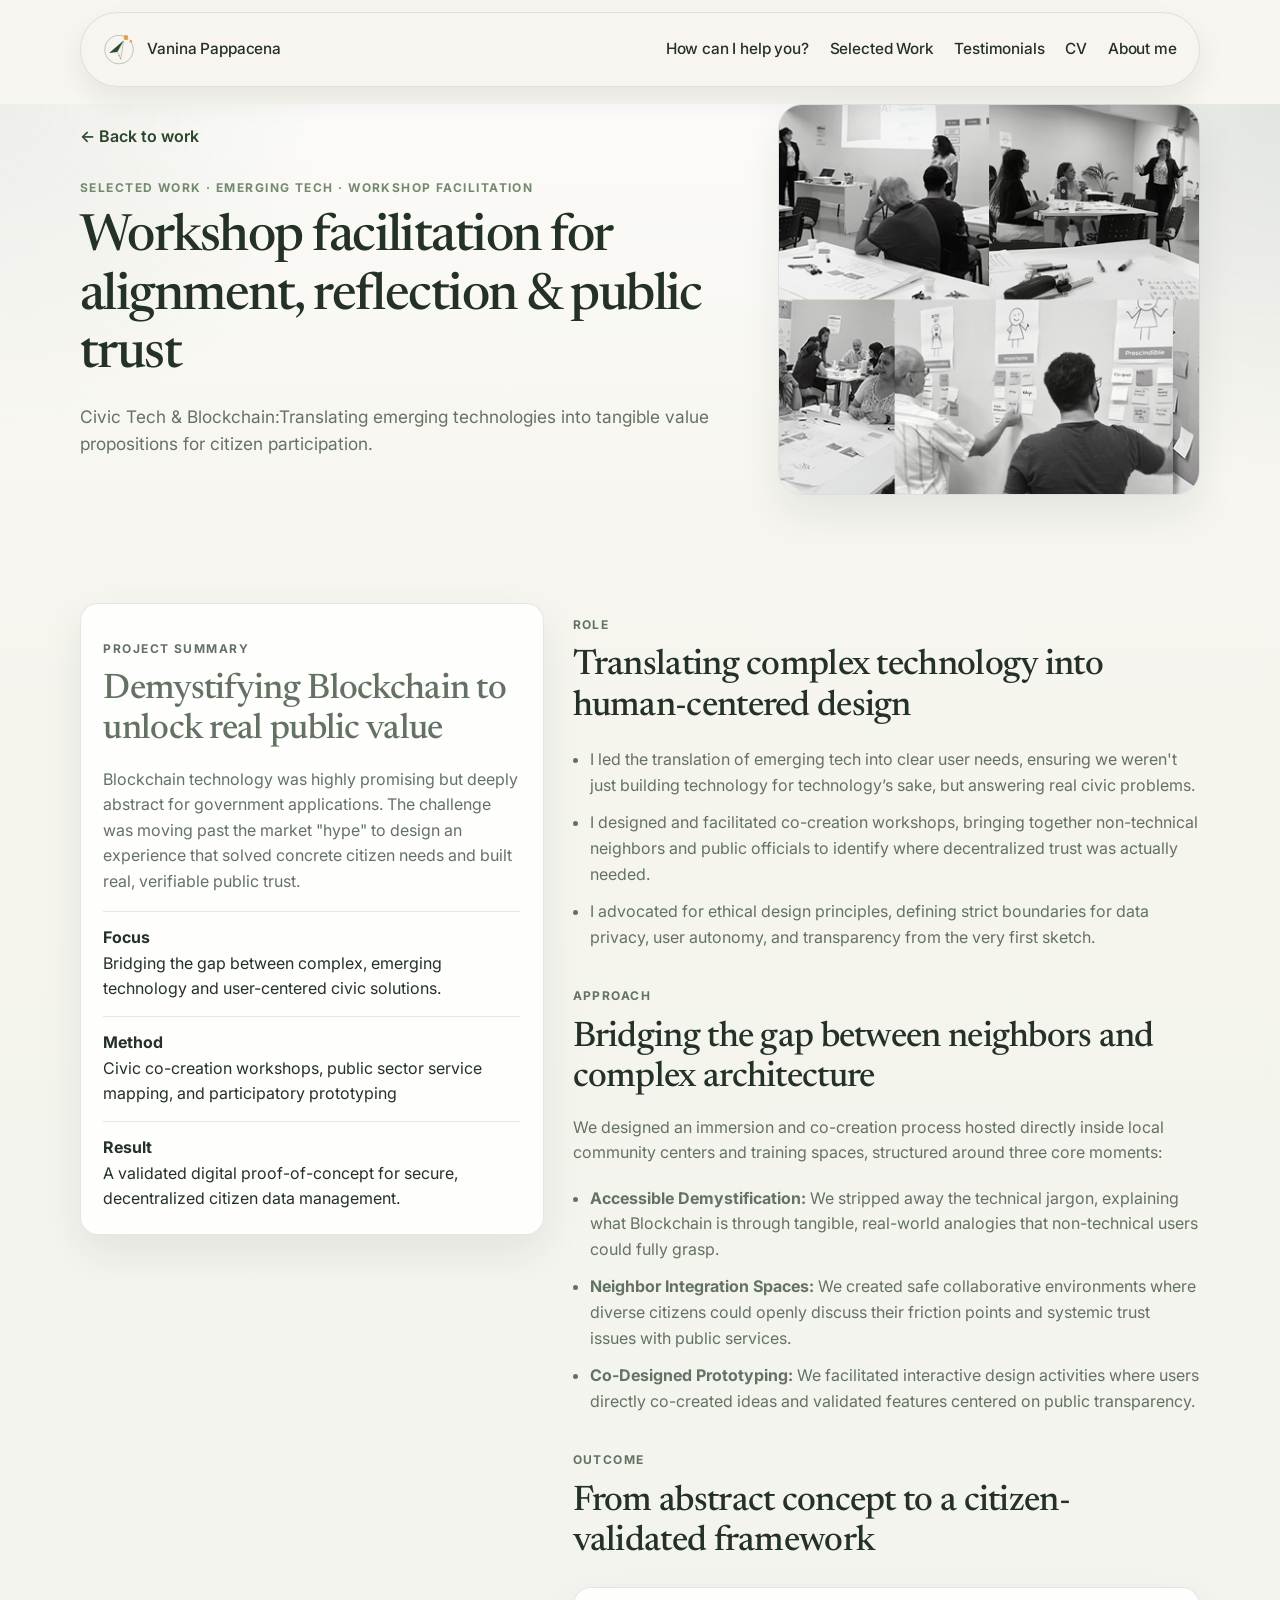
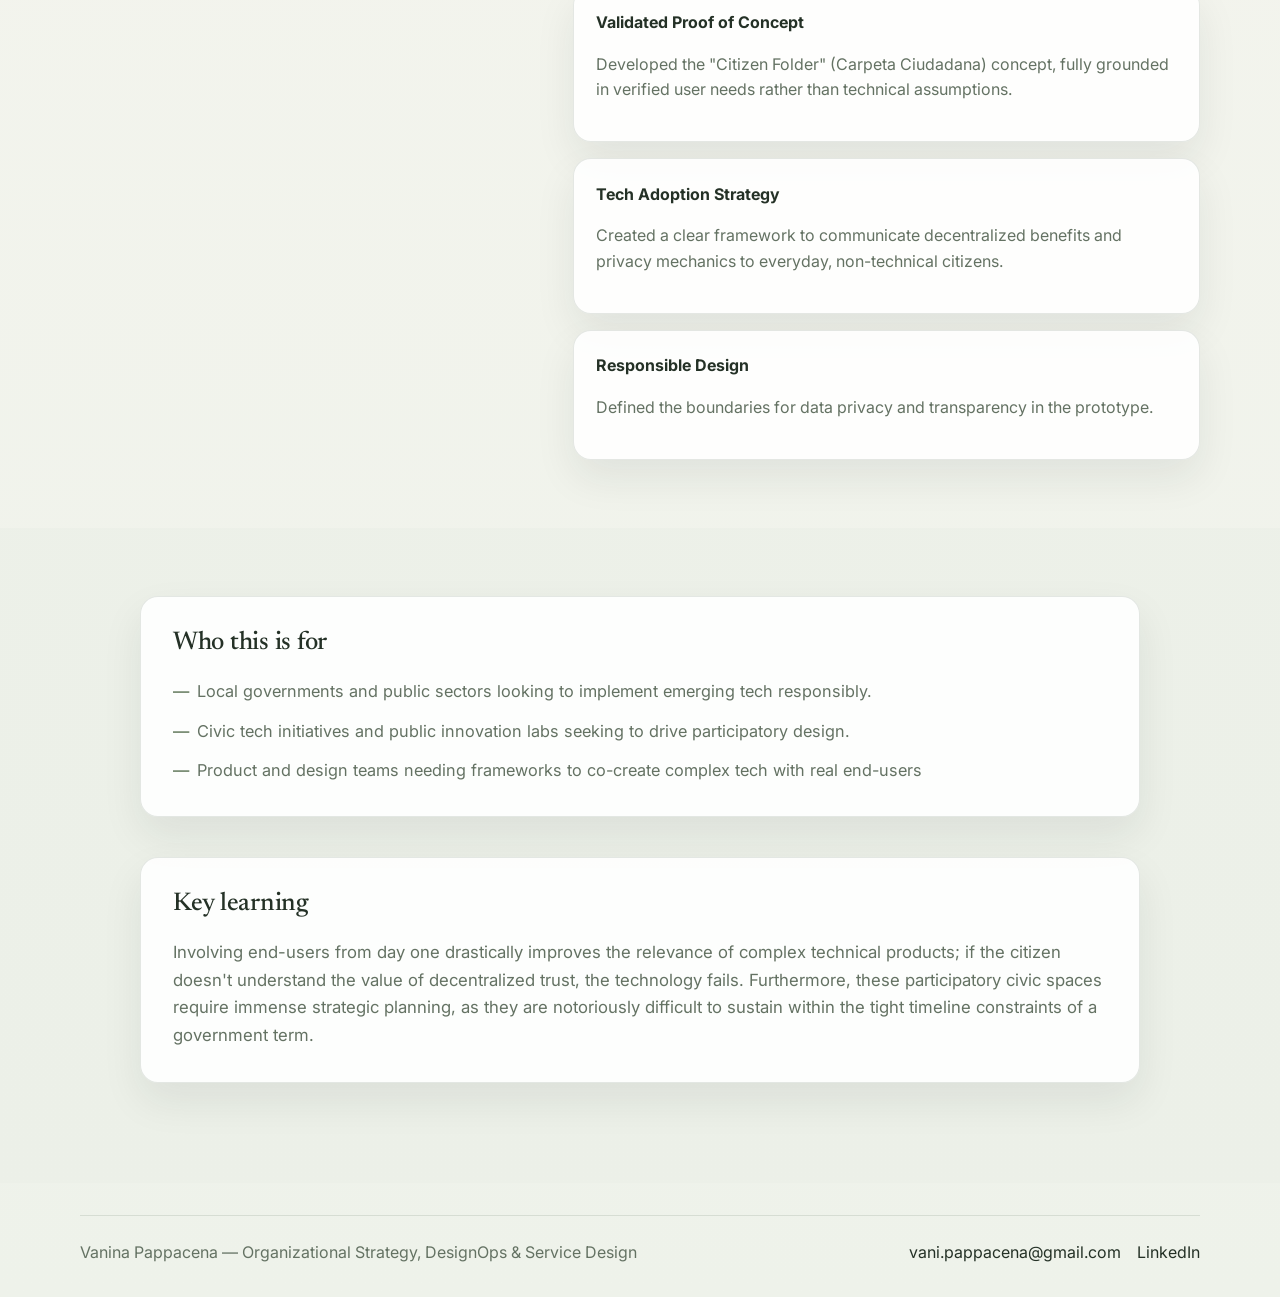
<file: cases/workshop-facilitation.html>
<!DOCTYPE html>
<html lang="en">
  <head>
    <meta charset="UTF-8" />
    <meta name="viewport" content="width=device-width, initial-scale=1.0" />
    <title>Workshop Facilitation | Selected Work | Vanina Pappacena</title>
    <meta
      name="description"
      content="Designing workshop formats that translate emerging technologies into clear propositions for citizen participation."
    />
    <link rel="preconnect" href="https://fonts.googleapis.com" />
    <link rel="preconnect" href="https://fonts.gstatic.com" crossorigin />
    <link
      href="https://fonts.googleapis.com/css2?family=Inter:wght@400;500;600;700;800&family=Newsreader:opsz,wght@6..72,400;6..72,500;6..72,600&display=swap"
      rel="stylesheet"
    />
    <link rel="stylesheet" href="../styles.css" />
  </head>
  <body class="case-page">
    <a class="skip-link" href="#main">Skip to content</a>
    <header class="hero">
      <nav class="nav container">
        <a href="../index.html" class="brand" aria-label="Vanina Pappacena home">
          <span class="brand-mark" aria-hidden="true">
            <svg viewBox="0 0 26 27" xmlns="http://www.w3.org/2000/svg">
              <path d="M23.3946 8C24.4156 9.76504 25 11.8143 25 14C25 20.6274 19.6274 26 13 26C6.37258 26 1 20.6274 1 14C1 7.37258 6.37258 2 13 2C14.4025 2 15.7489 2.24062 17 2.68282" />
              <path d="M13.1991 19.167L14.4355 22.2803L16.8695 6.65194L11.7145 15.9192L13.1991 19.167Z" />
              <path d="M7.9419 16.3887L4.68591 16.9181L16.6733 6.60284L11.4561 15.9947L7.95185 16.3896L7.9419 16.3887Z" class="fill" />
              <path d="M18.597 6C18.2845 6 18.0086 5.92142 17.7692 5.76426C17.5299 5.60709 17.3419 5.37389 17.2051 5.06463C17.0684 4.75032 17 4.36248 17 3.90114C17 3.21166 17.1441 2.68441 17.4322 2.31939C17.7253 1.95437 18.1234 1.77186 18.6264 1.77186C18.812 1.77186 18.9805 1.79974 19.1318 1.85551C19.2833 1.90621 19.4176 1.97972 19.5348 2.07604C19.6569 2.1673 19.7594 2.2763 19.8425 2.40304L19.8718 2.40304L19.967 1.84791L20.4798 1.84791L20.4798 5.02661C20.4798 5.18378 20.5092 5.29531 20.5678 5.36121C20.6264 5.42205 20.6972 5.45247 20.7802 5.45247C20.8193 5.45247 20.8608 5.4474 20.9048 5.43726C20.9487 5.42712 20.9805 5.41952 21 5.41445L21 5.90114C20.9756 5.91635 20.9414 5.93156 20.8974 5.94676C20.8535 5.96198 20.8046 5.97465 20.751 5.98479C20.6972 5.99493 20.6434 6 20.5898 6C20.409 6 20.2576 5.95437 20.1355 5.86311C20.0183 5.77186 19.9329 5.60963 19.8791 5.37643L19.8278 5.37643C19.7497 5.4981 19.652 5.6071 19.5348 5.70342C19.4176 5.79468 19.2808 5.86819 19.1246 5.92395C18.9682 5.97465 18.7924 6 18.597 6Z" class="accent" />
              <circle cx="23" cy="7" r="1" class="accent" />
            </svg>
          </span>
          <span>Vanina Pappacena</span>
        </a>
        <div class="nav-links">
          <a href="../index.html#services">How can I help you?</a>
          <a href="../work.html">Selected Work</a>
          <a href="../index.html#testimonials">Testimonials</a>
          <a href="../cv.html">CV</a>
          <a href="../index.html#about">About me</a>
        </div>
      </nav>
      <div class="container case-hero" id="main">
        <div>
          <a class="case-backlink" href="../work.html">← Back to work</a>
          <p class="eyebrow">Selected Work · Emerging Tech · Workshop Facilitation</p>
          <h1>Workshop facilitation for alignment, reflection & public trust</h1>
          <p class="lead">
            Civic Tech & Blockchain:Translating emerging technologies into tangible value propositions for citizen participation.
          </p>
        </div>
        <img class="case-cover" src="../assets/images/cases/workshop-cover.png" alt="Workshop facilitation cover" />
      </div>
    </header>
    <main>
      <section class="section container">
        <div class="case-layout">
          <aside class="case-summary">
            <p class="eyebrow">Project summary</p>
            <h2>Demystifying Blockchain to unlock real public value</h2>
            <p>
             Blockchain technology was highly promising but deeply abstract for government applications. The challenge was moving past the market "hype" to design an experience that solved concrete citizen needs and built real, verifiable public trust.
            </p>
            <ul class="metric-list">
              <li><strong>Focus</strong><span>Bridging the gap between complex, emerging technology and user-centered civic solutions.</span></li>
              <li><strong>Method</strong><span>Civic co-creation workshops, public sector service mapping, and participatory prototyping</span></li>
              <li><strong>Result</strong><span>A validated digital proof-of-concept for secure, decentralized citizen data management.</span></li>
            </ul>
          </aside>

             <div>
                 <section class="case-section">
              <p class="eyebrow">Role</p>
              <h2>Translating complex technology into human-centered design</h2>
      
              <ul class="about-points">
                <li>I led the translation of emerging tech into clear user needs, ensuring we weren't just building technology for technology’s sake, but answering real civic problems.</li>
                <li>I designed and facilitated co-creation workshops, bringing together non-technical neighbors and public officials to identify where decentralized trust was actually needed.</li>
                <li>I advocated for ethical design principles, defining strict boundaries for data privacy, user autonomy, and transparency from the very first sketch.</li>
              </ul>
            </section>
            
            <section class="case-section">
              <p class="eyebrow">Approach</p>
              <h2>Bridging the gap between neighbors and complex architecture</h2>
              <p class="case-intro">
                 We designed an immersion and co-creation process hosted directly inside local community centers and training spaces, structured around three core moments:
              </p>
              <ul class="about-points">
                <li>  <strong>Accessible Demystification:</strong> We stripped away the technical jargon, explaining what Blockchain is through tangible, real-world analogies that non-technical users could fully grasp.</li>
                 <li>  <strong>Neighbor Integration Spaces:</strong> We created safe collaborative environments where diverse citizens could openly discuss their friction points and systemic trust issues with public services.</li>
                 <li>  <strong>Co-Designed Prototyping:</strong> We facilitated interactive design activities where users directly co-created ideas and validated features centered on public transparency.</li>
              </ul>
            </section>

            <section class="case-section">
              <p class="eyebrow">Outcome</p>
              <h2>From abstract concept to a citizen-validated framework</h2>
              <div class="case-facts">
                <article class="fact-card">
                  <strong>Validated Proof of Concept</strong>
                  <p>Developed the "Citizen Folder" (Carpeta Ciudadana) concept, fully grounded in verified user needs rather than technical assumptions.</p>
                </article>
                <article class="fact-card">
                  <strong>Tech Adoption Strategy</strong>
                  <p>Created a clear framework to communicate decentralized benefits and privacy mechanics to everyday, non-technical citizens.</p>
                </article>
                <article class="fact-card">
                  <strong>Responsible Design</strong>
                  <p>Defined the boundaries for data privacy and transparency in the prototype.</p>
                </article>
              </div>
            </section>
          </div>
          
        </div>
      </section>

      <section class="section section-alt">
        <div class="container">
          <div class="case-text-block">
            <h3>Who this is for</h3>
            <ul>
              <li>Local governments and public sectors looking to implement emerging tech responsibly.</li>
              <li>Civic tech initiatives and public innovation labs seeking to drive participatory design.</li>
              <li>Product and design teams needing frameworks to co-create complex tech with real end-users</li>
            </ul>
          </div>

          <div class="case-text-block" style="margin-top: 40px;">
            <h3>Key learning</h3>
            <p>
              Involving end-users from day one drastically improves the relevance of complex technical products; if the citizen doesn't understand the value of decentralized trust, the technology fails. Furthermore, these participatory civic spaces require immense strategic planning, as they are notoriously difficult to sustain within the tight timeline constraints of a government term.
            </p>
          </div>
        </div>
      </section>
    </main>
    
    </main>
    <footer class="site-footer">
      <div class="container footer-content">
        <p>Vanina Pappacena — Organizational Strategy, DesignOps &amp; Service Design</p>
        <div class="footer-links">
          <a href="mailto:vani.pappacena@gmail.com">vani.pappacena@gmail.com</a>
          <a href="https://www.linkedin.com/in/vanina-pappacena/" target="_blank" rel="noreferrer">LinkedIn</a>
        </div>
      </div>
    </footer>
  </body>
</html>
</file>
<file: styles.css>
:root {
  --bg: #f5f3ec;
  --bg-alt: #ecf0e8;
  --bg-soft: #e4ebe1;
  --surface: rgba(255, 255, 255, 0.88);
  --surface-strong: rgba(255, 255, 255, 0.96);
  --surface-hover: rgba(255, 255, 255, 0.98);
  --text: #243126;
  --muted: #647263;
  --accent: #74896f;
  --accent-strong: #29452c;
  --accent-strong-hover: #1f3621;
  --accent-soft: #dce6d9;
  --accent-warm: #d9a246;
  --border: rgba(41, 69, 44, 0.12);
  --border-strong: rgba(41, 69, 44, 0.22);
  --shadow: 0 18px 40px rgba(30, 44, 32, 0.08);
  --shadow-strong: 0 20px 44px rgba(30, 44, 32, 0.14);
}

* {
  box-sizing: border-box;
}

html {
  scroll-behavior: smooth;
}

body {
  margin: 0;
  font-family: "Inter", system-ui, sans-serif;
  background: linear-gradient(180deg, #f8f6f0 0%, #eef2ea 100%);
  color: var(--text);
  line-height: 1.6;
  padding-top: 6.5rem;
}

.skip-link {
  position: absolute;
  left: -9999px;
}

.skip-link:focus {
  left: 1rem;
  top: 1rem;
  z-index: 100;
  background: white;
  color: #0b1020;
  padding: 0.75rem 1rem;
  border-radius: 0.75rem;
}

.container {
  width: min(1120px, calc(100% - 2rem));
  margin: 0 auto;
}

.hero {
  padding-bottom: 4.25rem;
  background:
    radial-gradient(circle at top right, rgba(41, 69, 44, 0.12), transparent 28%),
    radial-gradient(circle at top left, rgba(116, 137, 111, 0.1), transparent 24%),
    linear-gradient(180deg, rgba(255, 255, 255, 0.58), rgba(255, 255, 255, 0));
}

.nav {
  display: flex;
  align-items: center;
  justify-content: space-between;
  position: fixed;
  top: 0.75rem;
  left: 50%;
  transform: translateX(-50%);
  width: min(1120px, calc(100% - 2rem));
  z-index: 40;
  padding: 0.95rem 1.25rem;
  gap: 1rem;
  backdrop-filter: blur(14px);
}

.nav.container {
  background: rgba(248, 246, 240, 0.9);
  border: 1px solid var(--border);
  border-radius: 999px;
  box-shadow: 0 12px 30px rgba(30, 44, 32, 0.08);
}

.brand,
.nav a,
.work-card a {
  color: var(--text);
  text-decoration: none;
}

.brand {
  display: inline-flex;
  align-items: center;
  gap: 0.75rem;
  font-size: 0.96rem;
  font-weight: 700;
  letter-spacing: -0.01em;
}

.brand-mark {
  width: 2rem;
  height: 2rem;
  display: inline-flex;
}

.brand-mark svg {
  width: 100%;
  height: 100%;
  fill: none;
  stroke: #2c492d; 
  stroke-width: 0.25;
  stroke-linecap: round;
  stroke-linejoin: round;
}

.brand-mark svg .fill {
  fill: #2c492d;
  stroke: none;
}

.brand-mark svg .accent {
  fill: var(--accent-warm);
  stroke: none;
}

.nav-links {
  display: flex;
  gap: 1rem;
  flex-wrap: wrap;
}

.menu-toggle {
  display: none;
  background: none;
  border: none;
  cursor: pointer;
  padding: 0.35rem;
  flex-direction: column;
  justify-content: center;
  align-items: center;
  gap: 5px;
  width: 2.25rem;
  height: 2.25rem;
  flex-shrink: 0;
}

.menu-toggle span {
  display: block;
  width: 18px;
  height: 2px;
  background: var(--text);
  border-radius: 2px;
  transition: transform 0.22s ease, opacity 0.22s ease;
}

.nav.is-open .menu-toggle span:nth-child(1) {
  transform: translateY(7px) rotate(45deg);
}

.nav.is-open .menu-toggle span:nth-child(2) {
  opacity: 0;
}

.nav.is-open .menu-toggle span:nth-child(3) {
  transform: translateY(-7px) rotate(-45deg);
}

.nav a {
  font-size: 0.96rem;
  font-weight: 500;
  letter-spacing: -0.01em;
  padding: 0.32rem 0.15rem;
}

.hero-content {
  padding: 4.75rem 0 2.75rem;
  max-width: 40rem;
}

.eyebrow,
.tag {
  color: var(--accent);
  text-transform: uppercase;
  letter-spacing: 0.12em;
  font-size: 0.75rem;
  font-weight: 700;
}

h1,
h2,
h3 {
  line-height: 1.15;
  margin: 0 0 1rem;
}

h1 {
  font-family: "Newsreader", Georgia, serif;
  font-size: clamp(2rem, 5vw, 3.2rem); /* Mínimo: 32px | Máximo: 51px */
  max-width: 13ch;
  font-weight: 500;
  letter-spacing: -0.03em;
}

h2 {
  font-family: "Newsreader", Georgia, serif;
  font-size: clamp(1.5rem, 3.5vw, 2.2rem); /* Mínimo: 24px | Máximo: 35px */
  font-weight: 500;
  letter-spacing: -0.02em;
}

h3 {
  font-size: 1.15rem;
  font-weight: 600;
}

.lead {
  max-width: 58ch;
  color: var(--muted);
  font-size: 1.08rem;
}

.supporting-copy {
  max-width: 58ch;
  margin: 1rem 0 0;
  color: #556353;
}

.hero-actions,
.contact-actions {
  display: flex;
  gap: 1rem;
  flex-wrap: wrap;
  margin-top: 1.75rem;
}

.button {
  display: inline-flex;
  align-items: center;
  justify-content: center;
  padding: 0.9rem 1.2rem;
  border-radius: 999px;
  border: 1px solid var(--border);
  text-decoration: none;
  font-weight: 600;
  transition:
    transform 0.2s ease,
    box-shadow 0.2s ease,
    background-color 0.2s ease,
    color 0.2s ease,
    border-color 0.2s ease;
}

.button.primary {
  background: var(--accent-strong);
  color: #f8f6f1;
  border-color: transparent;
  box-shadow: 0 12px 24px rgba(41, 69, 44, 0.18);
}

.button.secondary {
  background: rgba(255, 255, 255, 0.82);
  color: var(--text);
}

.text-link {
  color: var(--accent-strong);
  text-decoration: none;
  font-weight: 600;
}

.button.primary:hover,
.button.primary:focus-visible {
  background: var(--accent-strong-hover);
  transform: translateY(-2px);
  box-shadow: 0 16px 28px rgba(41, 69, 44, 0.22);
}

.button.secondary:hover,
.button.secondary:focus-visible {
  background: var(--accent-soft);
  border-color: var(--border-strong);
  color: var(--accent-strong);
  transform: translateY(-2px);
  box-shadow: 0 12px 24px rgba(41, 69, 44, 0.1);
}

.button:active {
  transform: translateY(0);
  box-shadow: none;
}

.highlights {
  list-style: none;
  padding: 0;
  margin: 2rem 0 0;
  display: grid;
  grid-template-columns: repeat(2, minmax(0, 1fr));
  gap: 0.75rem;
  max-width: 48rem;
}

.highlights li,
.card,
.work-card,
.contact-box {
  background: var(--surface);
  border: 1px solid var(--border);
  border-radius: 16px;
  box-shadow: var(--shadow);
}

.highlights li {
  padding: 1rem 1.1rem;
}

.section-tight {
  padding: 2.5rem 0 0;
}

.intro-panel {
  padding: 0;
  background: transparent;
  border: 0;
  border-radius: 0;
  color: #435140;
  box-shadow: none;
}

.intro-panel p {
  margin: 0;
  font-size: 1.05rem;
  max-width: 38rem;
}

.intro-minimal {
  border-top: 1px solid var(--border);
  padding-top: 1.5rem;
}

.section {
  padding: 4.25rem 0;
}

.section-alt {
  background: linear-gradient(180deg, rgba(236, 240, 232, 0.92), rgba(236, 240, 232, 0.98));
}

.section-heading {
  margin-bottom: 2rem;
  text-align: center;
}

.compact-heading {
  margin-bottom: 1.25rem;
}

.grid {
  display: grid;
  gap: 1.25rem;
}

.two-up {
  grid-template-columns: repeat(2, minmax(0, 1fr));
}

.three-up {
  grid-template-columns: repeat(3, minmax(0, 1fr));
}

.work-grid {
  grid-template-columns: repeat(3, minmax(0, 1fr));
}

.archive-case-grid {
  display: grid;
  grid-template-columns: repeat(3, minmax(0, 1fr));
  gap: 1.4rem;
}

.featured-case-grid {
  grid-template-columns: repeat(3, minmax(0, 1fr));
}

.archive-case-card {
  display: flex;
  flex-direction: column;
  background: var(--surface);
  border: 1px solid var(--border);
  border-radius: 18px;
  overflow: hidden;
  text-decoration: none;
  color: var(--text);
  box-shadow: 0 14px 32px rgba(30, 44, 32, 0.06);
  transition: transform 0.22s ease, box-shadow 0.22s ease, border-color 0.22s ease;
}

.archive-case-card:hover,
.archive-case-card:focus-visible {
  transform: translateY(-4px);
  box-shadow: var(--shadow-strong);
  border-color: var(--border-strong);
  background: var(--surface-hover);
}

.archive-case-image {
  width: 100%;
  aspect-ratio: 1.22 / 1;
  object-fit: cover;
  display: block;
}

.archive-case-body {
  display: flex;
  flex: 1;
  flex-direction: column;
  gap: 0.35rem;
  padding: 1.15rem 1.2rem 1.3rem;
}

.archive-case-body h3 {
  margin-bottom: 0.55rem;
}

.archive-case-body .tag {
  margin: 0 0 0.2rem;
}

.archive-case-body p:last-child {
  margin-top: auto;
  margin-bottom: 0;
  color: var(--muted);
}

.expanded-work-grid {
  grid-template-columns: repeat(2, minmax(0, 1fr));
}

.compact-work-grid {
  align-items: start;
}

.card,
.work-card {
  padding: 1.35rem;
}

.audience-grid {
  align-items: stretch;
}

.audience-card {
  display: flex;
  flex-direction: column;
}

.card-actions {
  display: flex;
  align-items: center;
  gap: 1rem;
  flex-wrap: wrap;
  margin-top: auto;
  padding-top: 1rem;
}

.service-card,
.faq-card {
  height: 100%;
}

.feature-list {
  margin: 1rem 0 0;
  padding-left: 1.15rem;
  color: var(--muted);
}

.feature-list li + li {
  margin-top: 0.55rem;
}

.work-card ul {
  padding-left: 1.2rem;
  color: var(--muted);
}

.service-card p,
.work-card p,
.about-copy p,
.testimonial-card p,
.contact-box p {
  max-width: 58ch;
}

.work-card a {
  font-weight: 600;
  color: var(--accent-strong);
}

.about-points {
  margin: 1.25rem 0;
  padding-left: 1.1rem;
  color: var(--muted);
}

.about-points li {
  margin-bottom: 0.75rem;
}

.about-layout {
  display: grid;
  grid-template-columns: 0.8fr 1.2fr;
  gap: 2rem;
  align-items: start;
}

.about-media {
  display: flex;
  flex-direction: column;
  align-items: center;
  gap: 1rem;
}

.profile-image {
  width: min(320px, 100%);
  aspect-ratio: 1;
  object-fit: cover;
  border-radius: 50%;
  display: block;
  filter: grayscale(100%);
  box-shadow: 0 18px 40px rgba(30, 44, 32, 0.12);
}

.about-copy {
  color: var(--muted);
}

.about-copy h2 {
  max-width: 14ch;
}

.testimonials-carousel {
  display: grid;
  gap: 1.25rem;
}

.testimonials-viewport {
  overflow-x: auto;
  overflow-y: hidden;
  position: relative;
  scroll-behavior: smooth;
  scrollbar-width: none;
  -ms-overflow-style: none;
}

.testimonials-viewport::-webkit-scrollbar {
  display: none;
}

.testimonials-viewport::after {
  content: "";
  position: absolute;
  inset: 0;
  border-radius: 18px;
  box-shadow: inset 0 0 0 1px rgba(44, 73, 45, 0.06);
  pointer-events: none;
}

.testimonials-track {
  display: flex;
  align-items: stretch;
  gap: 1.25rem;
}

.testimonials-grid {
  grid-template-columns: repeat(2, minmax(0, 1fr));
}

.testimonials-grid-wide {
  grid-template-columns: 1fr 1.35fr 1fr;
  align-items: stretch;
}

.testimonial-card,
.final-cta {
  background: var(--surface);
  border: 1px solid var(--border);
  border-radius: 16px;
  box-shadow: var(--shadow);
}

.testimonial-card {
  display: flex;
  flex-direction: column;
  justify-content: space-between;
  padding: 1.8rem;
  min-height: 18.5rem;
  flex: 0 0 calc(50% - 0.625rem);
  color: var(--muted);
  scroll-snap-align: start;
}

.testimonial-card p {
  font-style: italic;
  font-size: 1.08rem;
  line-height: 1.68;
  margin: 0;
  max-width: 34rem;
}

.testimonial-meta {
  display: flex;
  flex-direction: column;
  gap: 0.15rem;
  margin-top: 1.5rem;
  color: var(--text);
}

.testimonial-controls {
  display: flex;
  align-items: center;
  justify-content: center;
  gap: 1rem;
}

.testimonial-arrow {
  width: 2.8rem;
  height: 2.8rem;
  border-radius: 999px;
  border: 1px solid var(--border);
  background: rgba(255, 255, 255, 0.88);
  color: var(--accent-strong);
  font: inherit;
  font-size: 1.1rem;
  cursor: pointer;
  transition: transform 0.2s ease, background 0.2s ease, border-color 0.2s ease;
}

.testimonial-arrow:hover,
.testimonial-arrow:focus-visible {
  background: var(--accent-soft);
  border-color: var(--border-strong);
  transform: translateY(-1px);
}

.testimonial-arrow:active {
  transform: translateY(0);
}

.testimonial-dots {
  display: flex;
  align-items: center;
  justify-content: center;
  gap: 0.55rem;
  flex: 1;
}

.testimonial-dot {
  width: 0.7rem;
  height: 0.7rem;
  padding: 0;
  border: 0;
  border-radius: 999px;
  background: rgba(44, 73, 45, 0.18);
  cursor: pointer;
  transition: transform 0.2s ease, background 0.2s ease;
}

.testimonial-dot.is-active {
  background: var(--accent-strong);
  transform: scale(1.15);
}

.testimonial-meta span {
  color: var(--muted);
  font-size: 0.95rem;
}

.contact-box {
  padding: 2rem;
  display: flex;
  justify-content: space-between;
  gap: 2rem;
  align-items: center;
}

.section-note {
  margin: 1.25rem 0 0;
  color: var(--muted);
  max-width: 44rem;
}

.archive-cta {
  display: flex;
  align-items: center;
  justify-content: center;
  gap: 1rem;
  flex-wrap: wrap;
  margin-top: 1.5rem;
}

.archive-page .hero,
.case-page .hero {
  padding-bottom: 2.5rem;
}

.page-intro {
  padding: 3.35rem 0 1.25rem;
  max-width: 44rem;
}

.page-intro h1 {
  max-width: 12ch;
}

.archive-grid {
  align-items: stretch;
}

.cv-layout {
  display: grid;
  grid-template-columns: 0.75fr 1.25fr;
  gap: 1.85rem;
  align-items: start;
}

.cv-layout .case-summary {
  position: sticky;
  top: 7rem;
}

.cv-content {
  display: grid;
  gap: 0;
}

.chip-grid {
  display: flex;
  flex-wrap: wrap;
  gap: 0.75rem;
  margin-top: 1rem;
}

.chip {
  display: inline-flex;
  align-items: center;
  padding: 0.55rem 0.9rem;
  border-radius: 999px;
  background: rgba(255, 255, 255, 0.9);
  border: 1px solid var(--border);
  color: var(--text);
  font-size: 0.95rem;
}

.timeline {
  display: grid;
  gap: 1rem;
  margin-top: 1rem;
}

.timeline-item {
  background: var(--surface);
  border: 1px solid var(--border);
  border-radius: 18px;
  box-shadow: var(--shadow);
  padding: 1.45rem;
}

.timeline-meta {
  margin: -0.35rem 0 1rem;
  color: var(--muted);
}

.case-backlink {
  display: inline-flex;
  margin-bottom: 1rem;
  color: var(--accent-strong);
  text-decoration: none;
  font-weight: 600;
}

.case-hero {
  display: grid;
  grid-template-columns: 1.05fr 0.95fr;
  gap: 2rem;
  align-items: center;
}

.case-cover {
  width: 100%;
  aspect-ratio: 1.08 / 1;
  object-fit: cover;
  border-radius: 24px;
  border: 1px solid var(--border);
  box-shadow: var(--shadow);
  display: block;
}

.case-layout {
  display: grid;
  grid-template-columns: 0.85fr 1.15fr;
  gap: 1.8rem;
  align-items: start;
}

.case-summary,
.gallery-card,
.fact-card {
  background: var(--surface);
  border: 1px solid var(--border);
  border-radius: 18px;
  box-shadow: var(--shadow);
}

.case-summary,
.fact-card {
  padding: 1.4rem;
}

.case-summary h2,
/* .case-section h2 {
  max-width: 16ch;
}*/

.case-summary p,
.fact-card p,
.case-intro,
.case-section p {
  color: var(--muted);
}

.metric-list,
.fact-list {
  list-style: none;
  padding: 0;
  margin: 1rem 0 0;
  display: grid;
  gap: 0.85rem;
}

.metric-list li,
.fact-list li {
  padding-top: 0.85rem;
  border-top: 1px solid var(--border);
}

.metric-list strong,
.fact-list strong {
  display: block;
  color: var(--text);
}

.case-section + .case-section {
  margin-top: 2.25rem;
}

.case-grid {
  display: grid;
  grid-template-columns: repeat(2, minmax(0, 1fr));
  gap: 1rem;
  margin-top: 1.25rem;
}

.gallery-card {
  padding: 0.9rem;
}

.gallery-card img {
  width: 100%;
  aspect-ratio: 1.2 / 1;
  object-fit: cover;
  display: block;
  border-radius: 14px;
}

.gallery-card figcaption {
  font-size: 0.95rem;
  color: var(--text);
  padding-top: 0.75rem;
}

.case-facts {
  display: grid;
  /* grid-template-columns: repeat(3, minmax(0, 1fr)); */
  gap: 1rem;
  margin-top: 1.5rem;
}

.site-footer {
  padding: 2rem 0 2rem;
}

.footer-content {
  padding-top: 1.5rem;
  border-top: 1px solid var(--border);
  display: flex;
  align-items: center;
  justify-content: space-between;
  gap: 1rem;
  color: var(--muted);
}

.footer-content p {
  margin: 0;
}

.footer-links {
  display: flex;
  flex-wrap: wrap;
  gap: 1rem;
}

.footer-links a {
  color: var(--text);
  text-decoration: none;
}

.about-media .button,
.cv-layout .hero-actions .button {
  min-width: 12rem;
}

.nav a,
.work-card a,
.footer-links a {
  transition: all 0.2s ease;
}

.nav a:hover,
.nav a:focus-visible {
  color: var(--accent-strong);
  opacity: 1;
}

.work-card a:hover,
.work-card a:focus-visible,
.footer-links a:hover,
.footer-links a:focus-visible,
.text-link:hover,
.text-link:focus-visible,
.case-backlink:hover,
.case-backlink:focus-visible {
  color: var(--accent-strong);
  opacity: 0.82;
}

@media (max-width: 900px) {
  .two-up,
  .three-up,
  .work-grid,
  .archive-case-grid,
  .testimonials-grid,
  .about-layout,
  .contact-box,
  .expanded-work-grid,
  .footer-content,
  .cv-layout {
    grid-template-columns: 1fr;
    display: grid;
  }

  .case-hero,
  .case-layout,
  .case-grid,
  .case-facts {
    grid-template-columns: 1fr;
  }

  .testimonials-grid-wide {
    grid-template-columns: 1fr;
  }

  .hero-content {
    max-width: 100%;
  }

  .nav-links {
    justify-content: center;
  }

  .testimonial-card {
    flex-basis: 100%;
    min-height: 19rem;
  }

  .archive-cta {
    align-items: flex-start;
  }

  .footer-content {
    display: flex;
    flex-direction: column;
    align-items: flex-start;
  }

  .cv-layout .case-summary {
    position: static;
  }
}

@media (max-width: 640px) {
  body {
    padding-top: 5rem;
    line-height: 1.55;
  }

  .menu-toggle {
    display: flex;
  }

  .nav {
    flex-direction: row;
    gap: 0.75rem;
    border-radius: 999px;
    top: 0.5rem;
    width: min(1120px, calc(100% - 1rem));
    padding: 0.85rem 1rem;
  }

  .nav.is-open {
    flex-direction: column;
    border-radius: 24px;
    align-items: stretch;
  }

  .nav-links {
    display: none;
    width: 100%;
    flex-direction: column;
    align-items: center;
    gap: 0.6rem;
  }

  .nav.is-open .nav-links {
    display: flex;
  }

  .nav a {
    font-size: 0.92rem;
  }

  .brand {
    font-size: 0.94rem;
  }

  .highlights {
    grid-template-columns: 1fr;
  }

  .hero-content {
    padding-top: 2.25rem;
    padding-bottom: 1rem;
  }

  .section {
    padding: 3.4rem 0;
  }

  .section-heading {
    margin-bottom: 1.25rem;
  }

  .page-intro {
    padding-top: 2.45rem;
  }

  h1 {
    max-width: 11ch;
    font-size: clamp(2.2rem, 13vw, 3.4rem);
  }

  h2 {
    font-size: clamp(1.7rem, 8vw, 2.3rem);
  }

  h3 {
    font-size: 1.05rem;
  }

  .lead,
  .intro-panel p,
  .archive-case-body p:last-child,
  .about-copy,
  .case-intro,
  .case-section p,
  .timeline-meta,
  .chip {
    font-size: 0.98rem;
  }

  .card,
  .work-card,
  .timeline-item,
  .case-summary,
  .fact-card,
  .contact-box,
  .testimonial-card {
    padding: 1.1rem;
    border-radius: 14px;
  }

  .about-layout,
  .case-hero,
  .case-layout,
  .cv-layout {
    gap: 1.25rem;
  }

  .case-cover,
  .gallery-card img,
  .archive-case-image {
    aspect-ratio: 1.18 / 1;
  }

  .testimonial-card {
    min-height: auto;
    padding: 1.2rem;
  }

  .testimonial-card p {
    font-size: 1.02rem;
    line-height: 1.62;
  }

  .testimonial-controls {
    gap: 0.75rem;
  }

  .testimonial-arrow {
    width: 2.55rem;
    height: 2.55rem;
  }

  .contact-actions,
  .hero-actions,
  .card-actions {
    flex-direction: column;
  }

  .button,
  .text-link {
    width: 100%;
    justify-content: center;
  }
}

/* ==========================================================================
   Case Text Blocks (Who this is for & Key learning)
   ========================================================================== */

/* Limita el ancho del texto para una lectura cómoda tipo editorial*/
.section-alt .container {
  max-width: 1000px;
  margin: 0 auto;
} 

/* Tarjetas de texto plano */
.case-text-block {
  background: var(--surface);
  border: 1px solid var(--border);
  border-radius: 18px;
  box-shadow: var(--shadow);
  padding: 2rem;
  margin-bottom: 2rem;
}

/* Reset de margen superior para los títulos dentro del bloque */
.case-text-block h3 {
  margin-top: 0;
  margin-bottom: 1.25rem;
  font-family: "Newsreader", Georgia, serif;
  font-size: 1.6rem;
  font-weight: 500;
  letter-spacing: -0.01em;
  color: var(--text);
}

/* Estilo para las listas (Who this is for) */
.case-text-block ul {
  list-style: none;
  padding: 0;
  margin: 0;
}

.case-text-block ul li {
  font-size: 1.02rem;
  line-height: 1.6;
  color: var(--muted);
  margin-bottom: 0.85rem;
  padding-left: 1.5rem;
  position: relative;
}

/* Viñeta sutil y elegante usando tus variables de diseño */
.case-text-block ul li::before {
  content: "—";
  position: absolute;
  left: 0;
  color: var(--accent);
  font-weight: 600;
}

.case-text-block ul li:last-child {
  margin-bottom: 0;
}

/* Estilo para los párrafos (Key learning) */
.case-text-block p {
  font-size: 1.05rem;
  line-height: 1.65;
  color: var(--muted);
  margin: 0;
}

/* Ajustes específicos para pantallas pequeñas */
@media (max-width: 640px) {
  .case-text-block {
    padding: 1.4rem;
    border-radius: 14px;
    margin-bottom: 1.5rem;
  }
  
  .case-text-block h3 {
    font-size: 1.35rem;
    margin-bottom: 1rem;
  }
  
  .case-text-block p,
  .case-text-block ul li {
    font-size: 0.98rem;
  }
}

/* ==========================================================================
   Ajustes Finales para Casos de Estudio (Ponelo abajo de todo)
   ========================================================================== */

/* Libera el límite de 13 caracteres solo en las páginas de casos */
.case-page .case-hero h1 {
  max-width: 100%;
}

/* Le da un poco más de aire a la grilla del hero en pantallas grandes */
@media (min-width: 901px) {
  .case-page .case-hero {
    grid-template-columns: 1.2fr 0.8fr; /* El texto gana más espacio que la imagen */
    gap: 4rem;
  }
}
</file>
